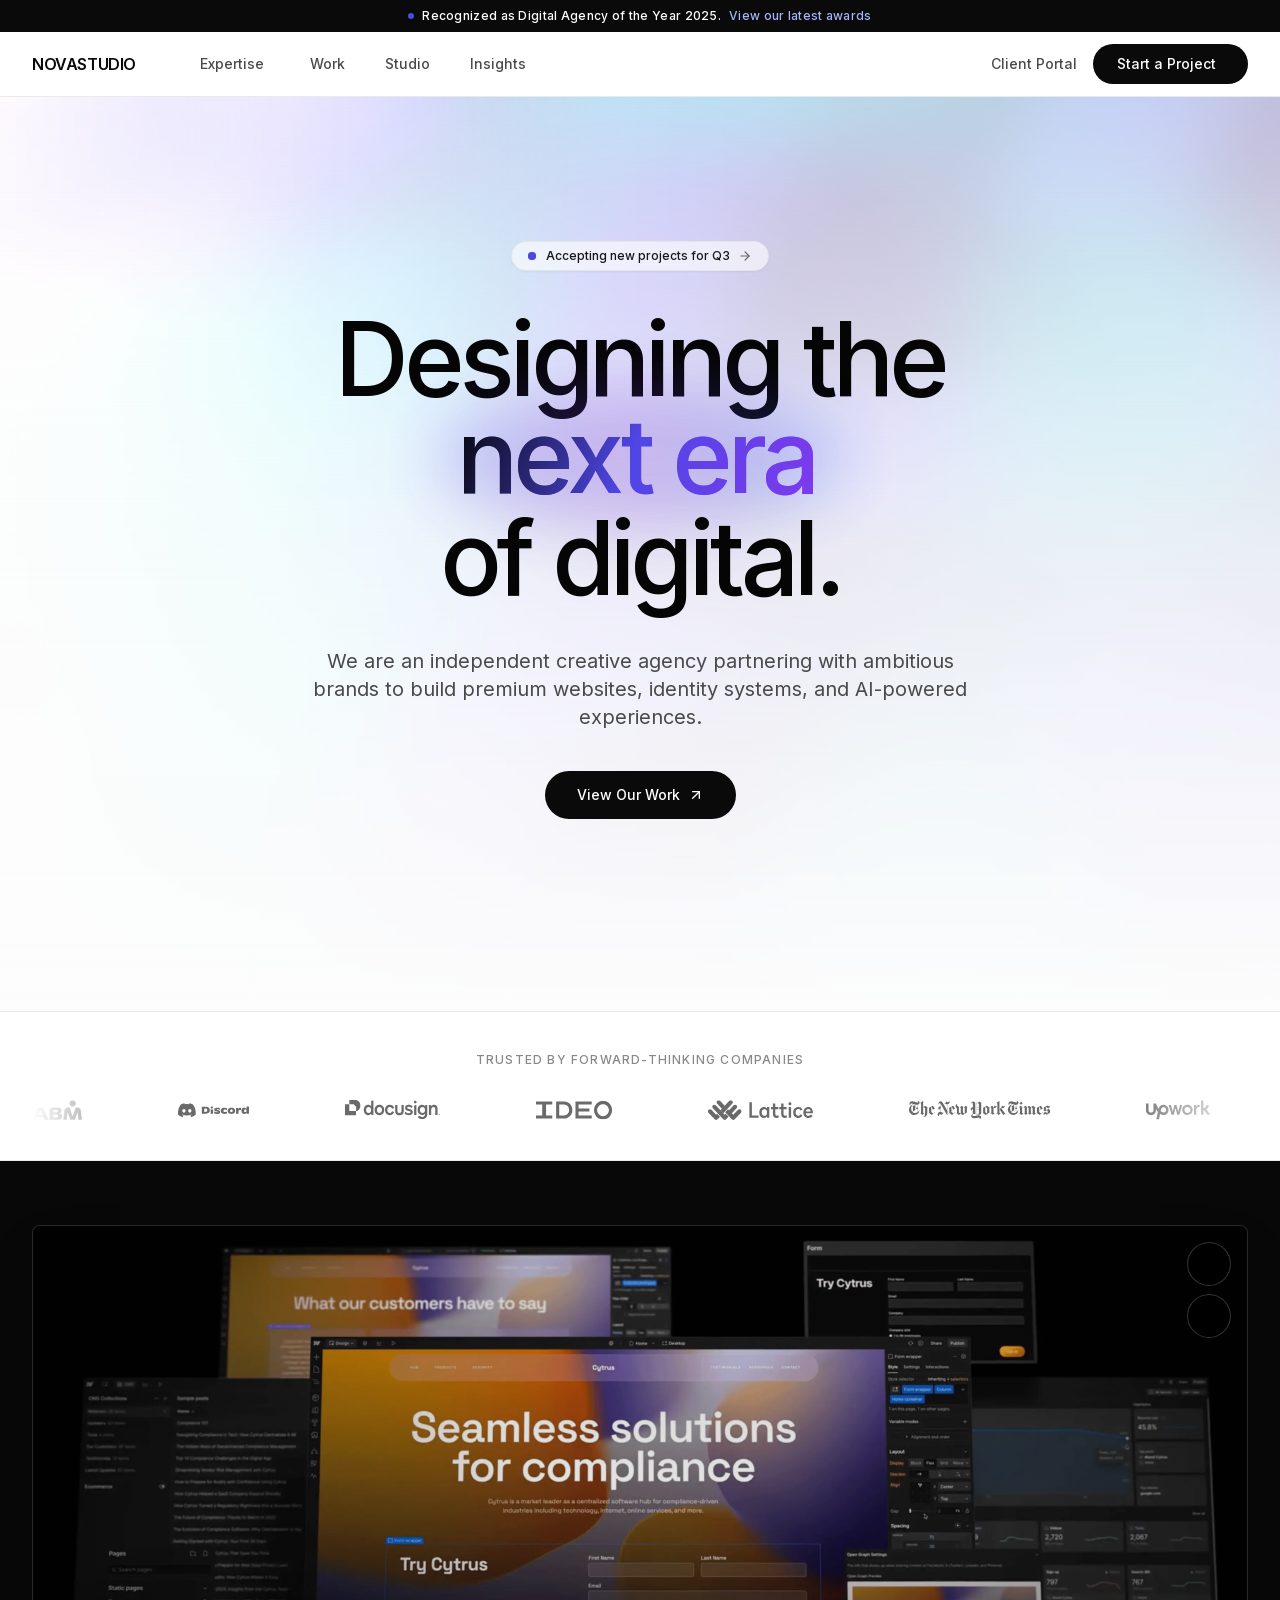
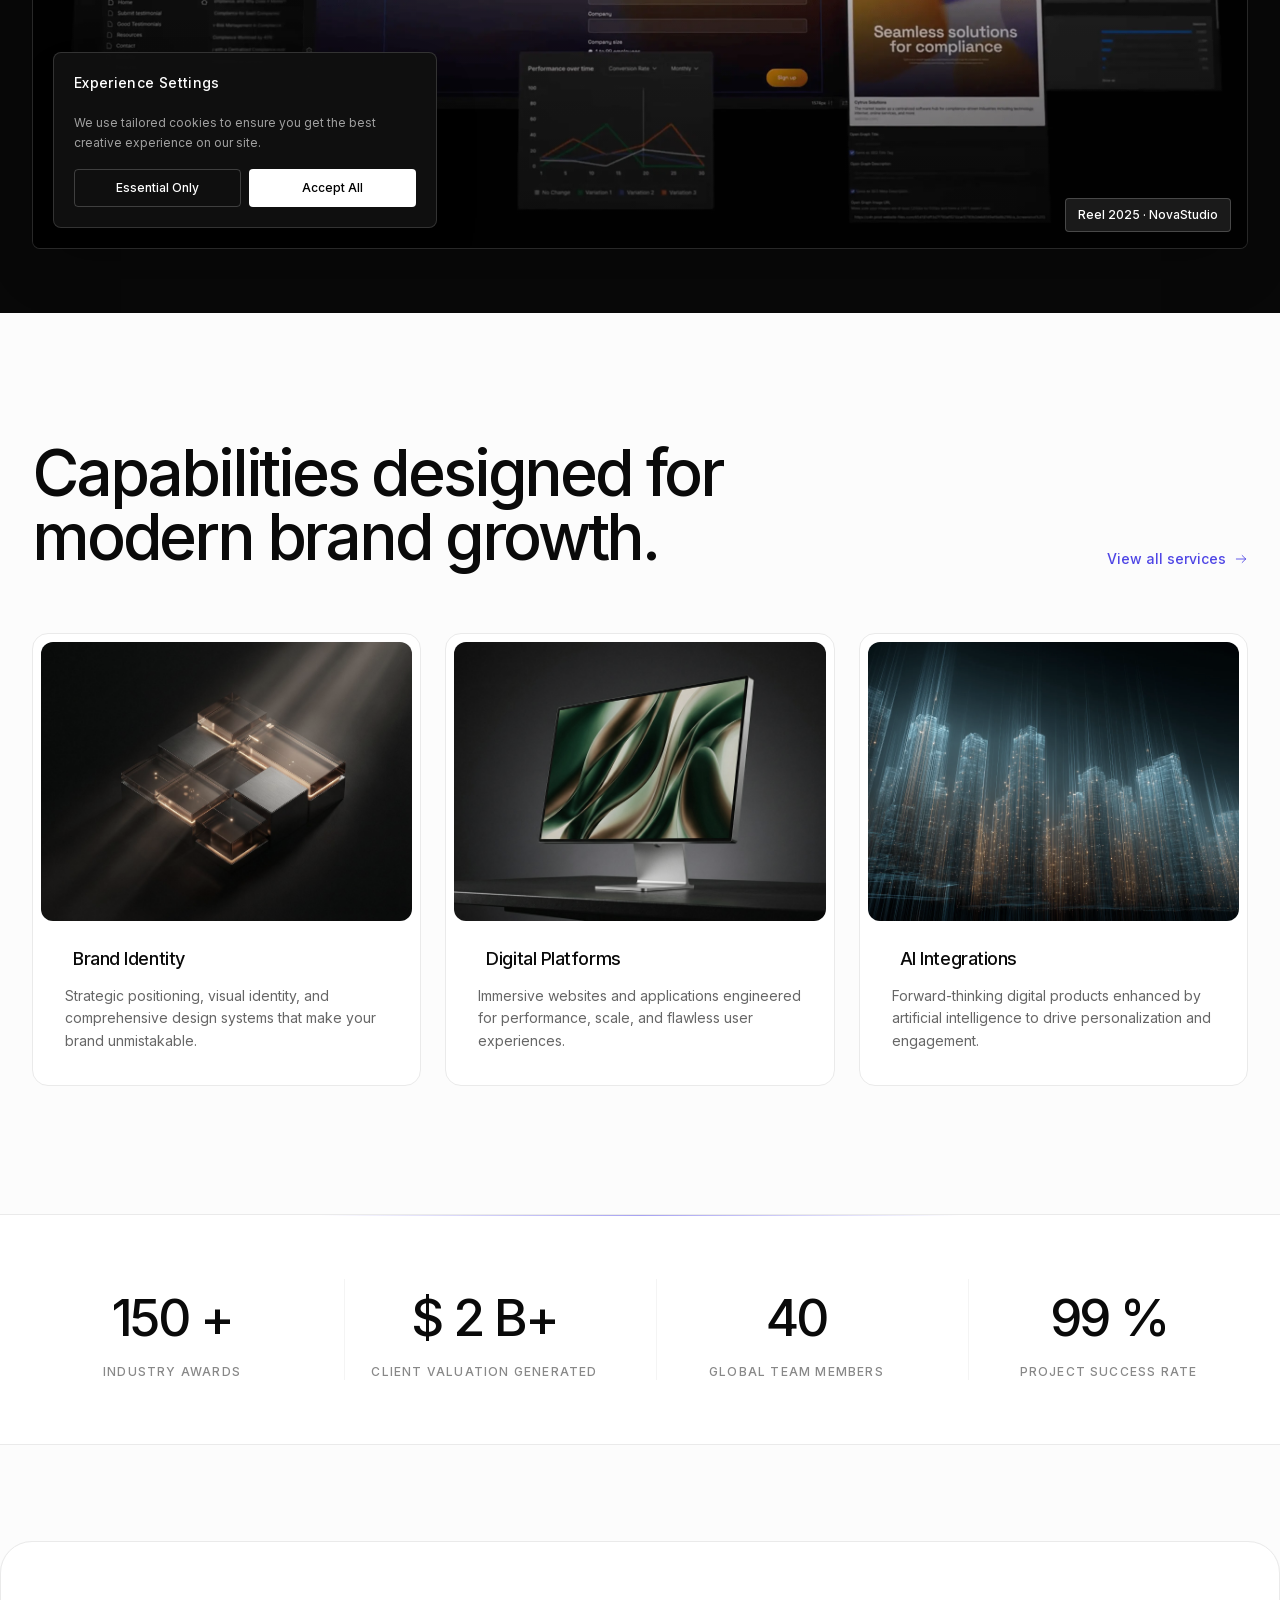
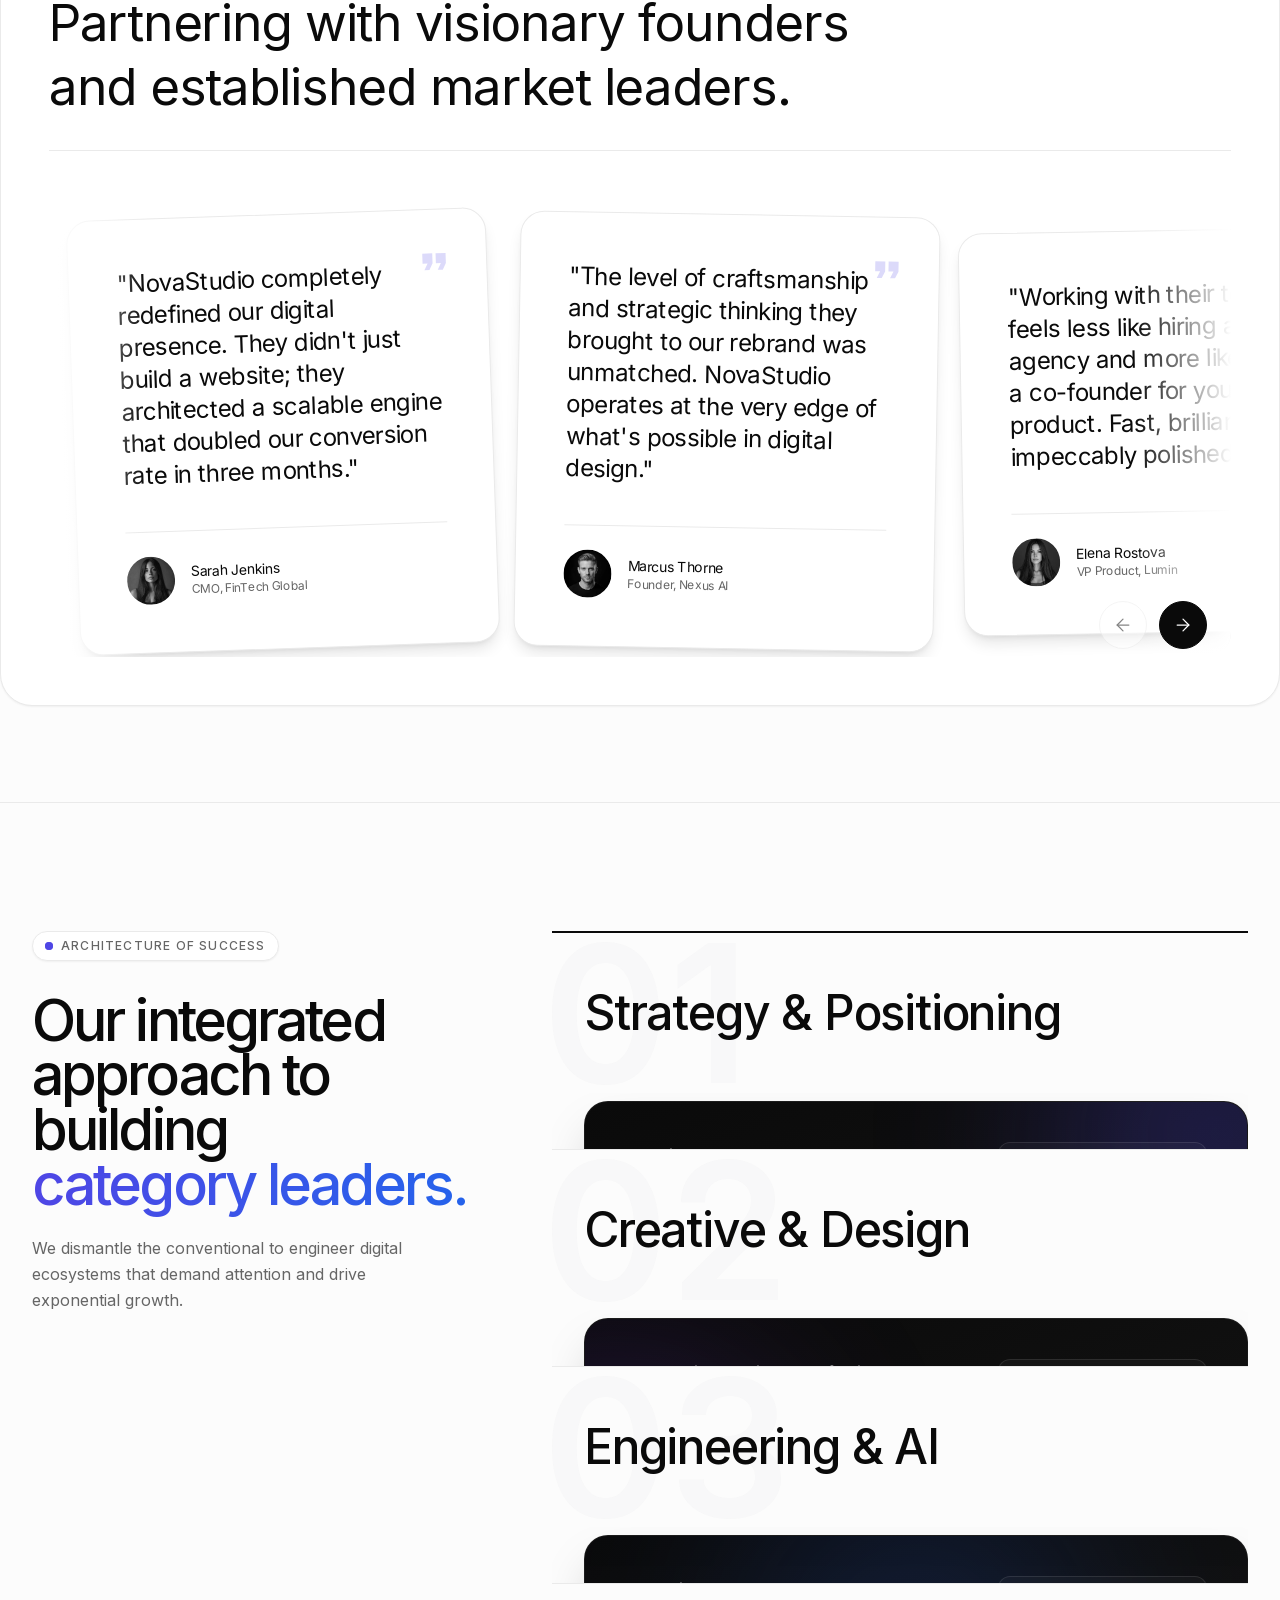
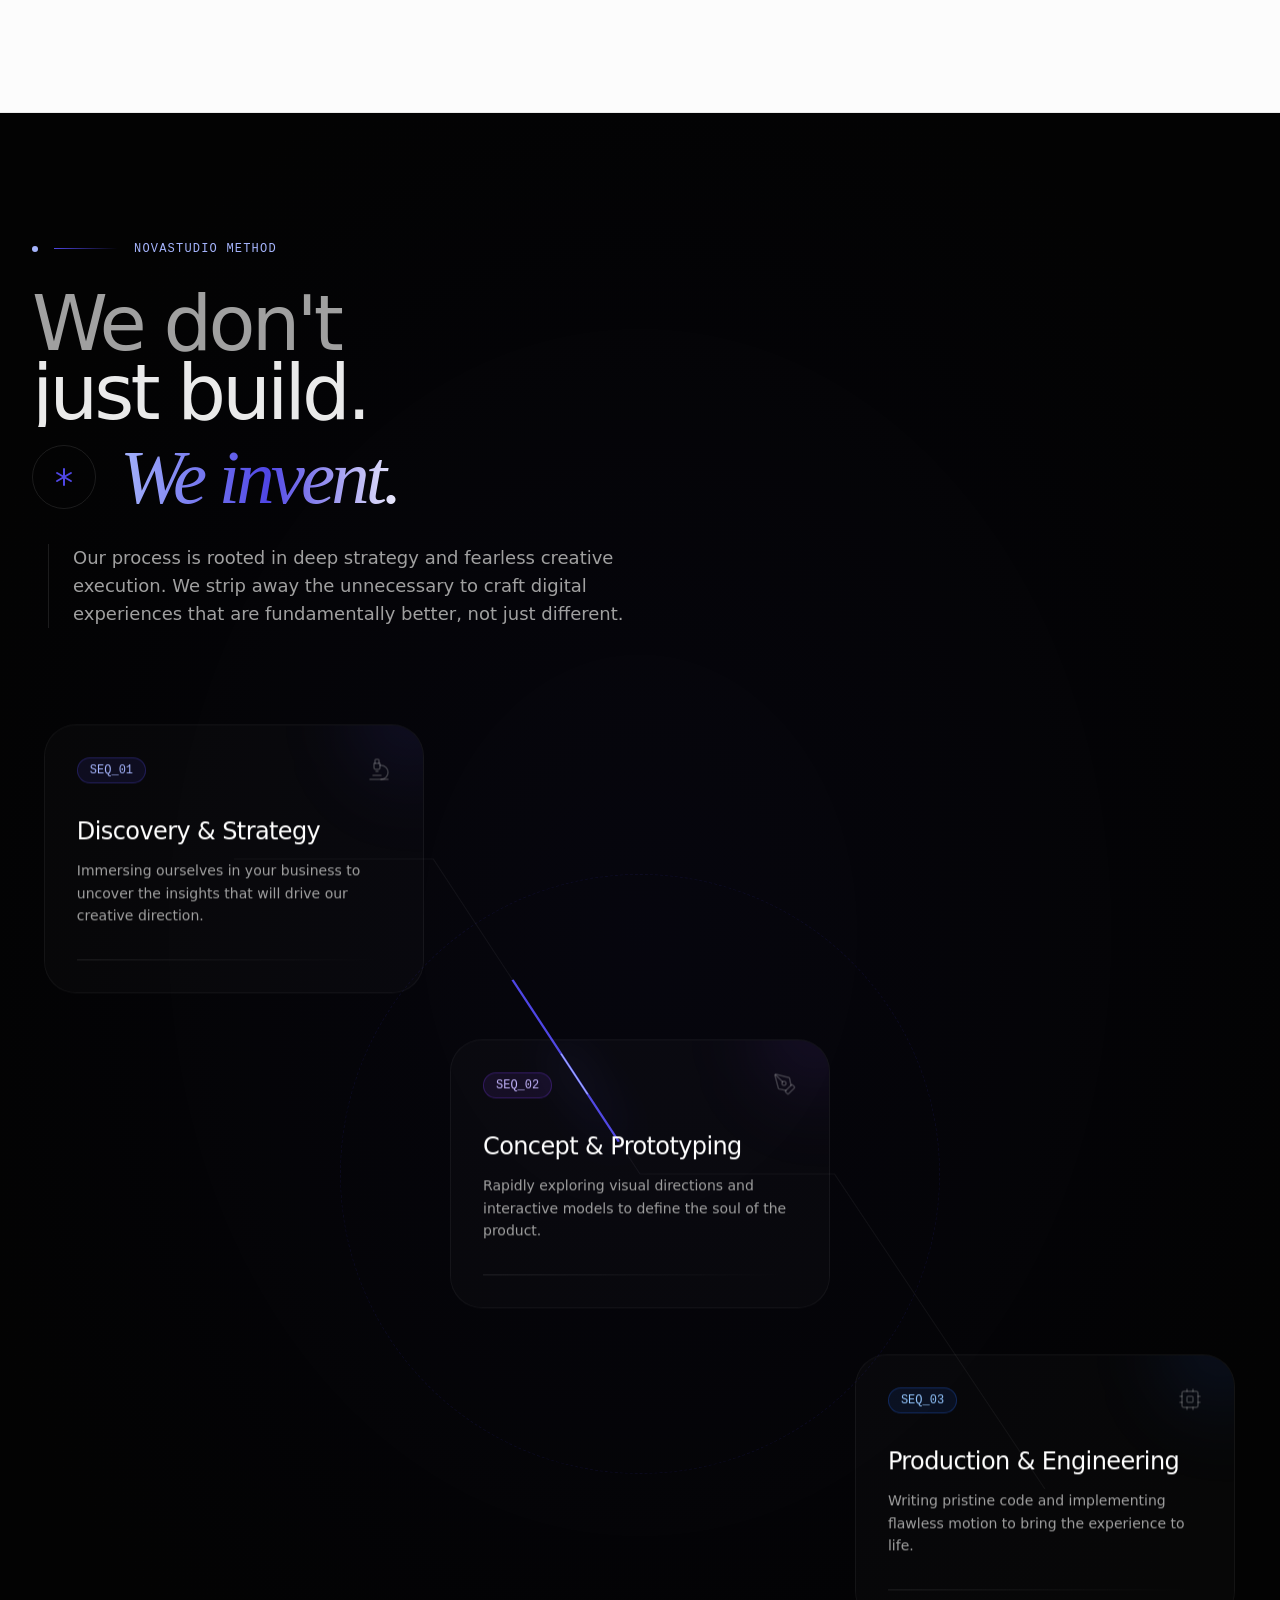
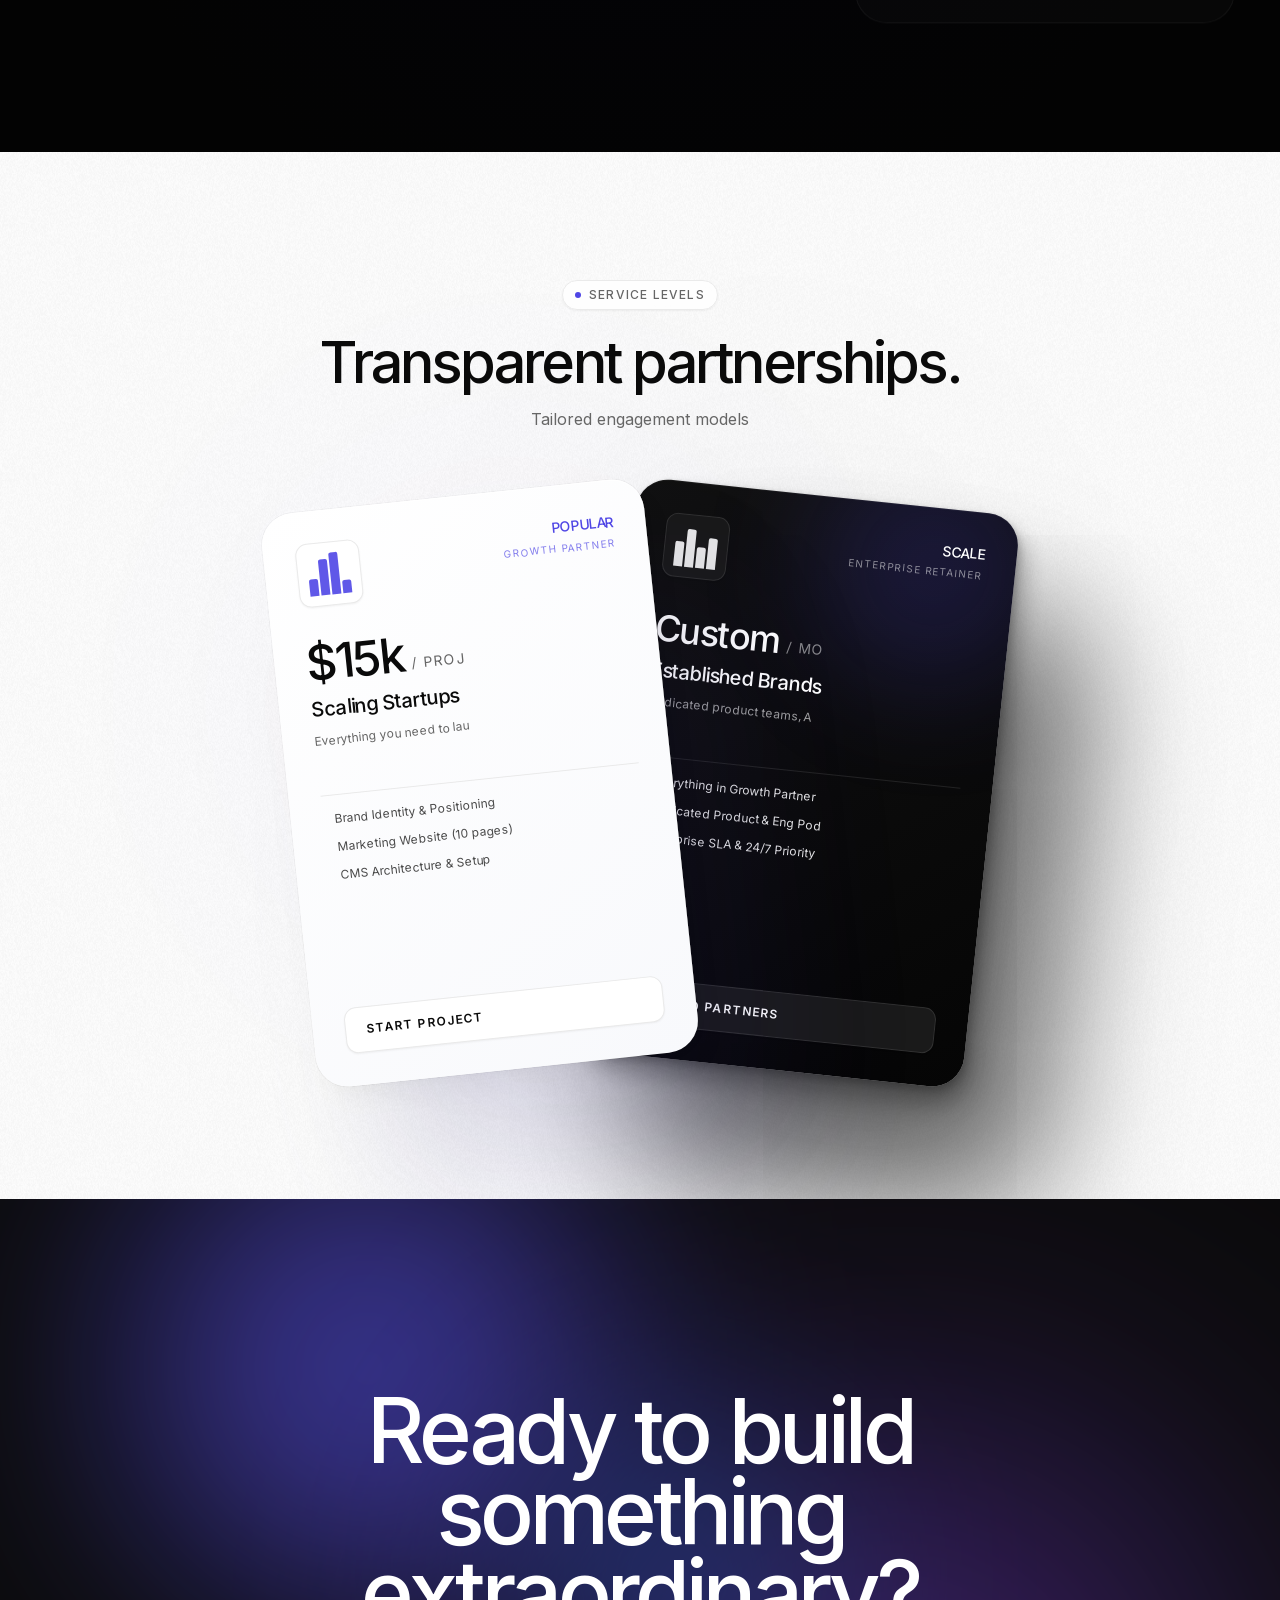
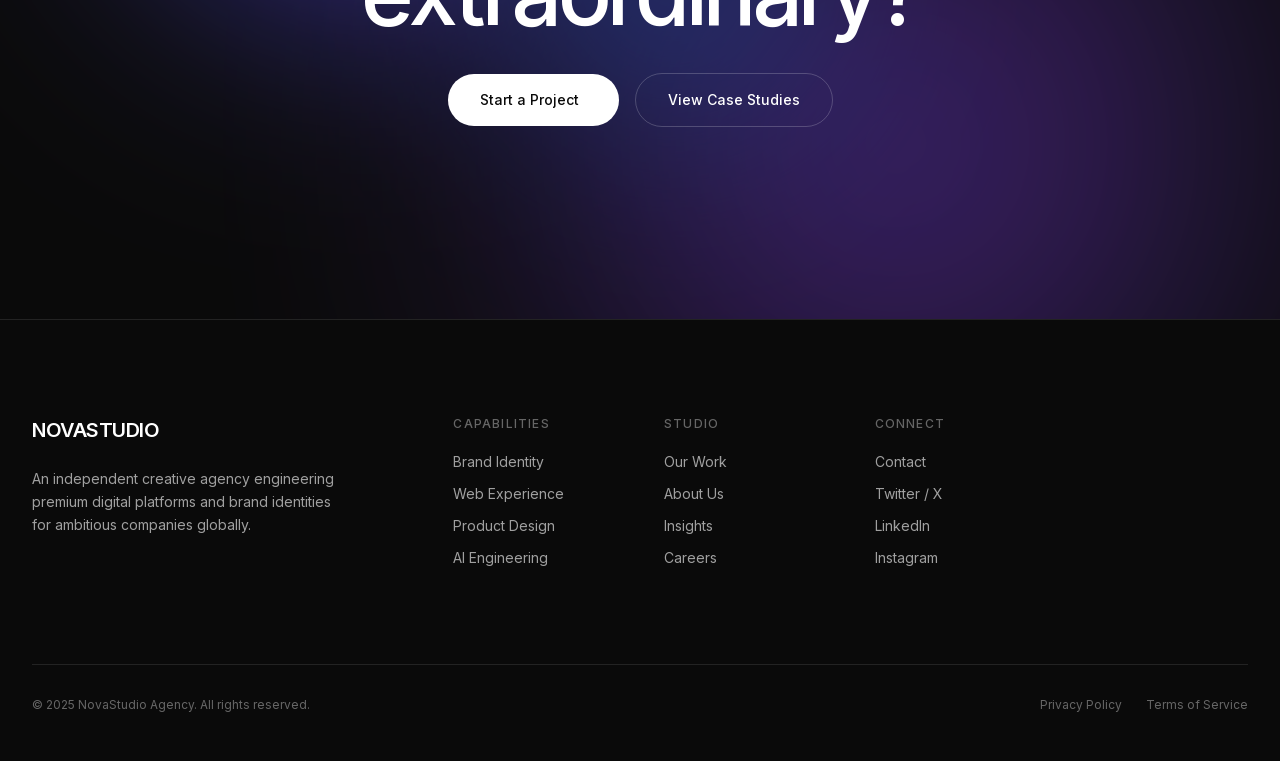
<file: templates/novastudio-agency.aura.build/index.html>
<html lang="en"><head><script data-offline-resolve="1">(function(){
var ASSET_MAP = {"https://novastudio-agency.aura.build/": "assets/38dd9c26fbdef5b6_file.html", "https://cdn.jsdelivr.net/npm/iconify-icon@2.1.0/dist/iconify-icon.min.js": "assets/758d94838db0cafd_iconify-icon.min.js", "https://fonts.googleapis.com/css2?family=Inter:wght@300;400;500;600;700&display=swap": "assets/f32c4a47e91d6996_css2.css", "https://novastudio-agency.aura.build/assets/index-Krd_5lR0.css": "assets/d1e5ddbccee70f0c_index-Krd_5lR0.css", "https://fonts.googleapis.com/css2?family=Inter:wght@300;400;500;600;700&family=Roboto:wght@300;400;500;600;700&family=Montserrat:wght@300;400;500;600;700&family=Poppins:wght@300;400;500;600;700&display=swap": "assets/f03d5177d82d71e3_css2.css", "https://fonts.googleapis.com/css2?family=Geist:wght@300;400;500;600;700&display=swap": "assets/4bcb63d746dc1754_css2.css", "https://fonts.googleapis.com/css2?family=Playfair+Display:wght@400;500;600;700;900&family=Instrument+Serif:wght@400;500;600;700&family=Merriweather:wght@300;400;700;900&family=Bricolage+Grotesque:wght@300;400;500;600;700&display=swap": "assets/04e082577ae710a5_css2.css", "https://fonts.googleapis.com/css2?family=Manrope:wght@300;400;500;600;700;800&family=Space+Grotesk:wght@300;400;500;600;700&family=Work+Sans:wght@300;400;500;600;700;800&display=swap": "assets/c77cac3cc91e6e23_css2.css", "https://fonts.googleapis.com/css2?family=Plus+Jakarta+Sans:wght@300;400;500;600;700;800&family=IBM+Plex+Serif:wght@300;400;500;600;700&family=IBM+Plex+Mono:wght@300;400;500;600;700&display=swap": "assets/d12728c695d9fa3b_css2.css", "https://fonts.googleapis.com/css2?family=Quicksand:wght@300;400;500;600;700&family=Nunito:wght@300;400;500;600;700;800&display=swap": "assets/356caca7d0e9c746_css2.css", "https://fonts.googleapis.com/css2?family=Anton&family=Bebas+Neue&family=Archivo+Black&family=League+Gothic&family=Fredoka:wght@300;400;500;600;700&display=swap": "assets/287afa9f5a5cb953_css2.css", "https://fonts.googleapis.com/css2?family=PT+Serif:wght@400;700&family=Geist+Mono:wght@300;400;500;600;700&family=Space+Mono:wght@400;700&display=swap": "assets/247761d376265140_css2.css", "https://fonts.googleapis.com/css2?family=Google+Sans:wght@400;500;600;700&family=Syne:wght@400;500;600;700;800&family=Urbanist:wght@300;400;500;600;700;800&family=Sora:wght@300;400;500;600;700;800&display=swap": "assets/5206730994b17725_css2.css", "https://fonts.googleapis.com/css2?family=Cormorant+Garamond:wght@300;400;500;600;700&family=Aboreto&family=Gloock&family=Marcellus&family=Cardo:wght@400;700&family=Bodoni+Moda:opsz,wght@6..96,400..900&display=swap": "assets/daa0ec40adc9d9a0_css2.css", "https://fonts.googleapis.com/css2?family=Chewy&family=Foldit:wght@400;500;600;700&family=Oi&family=Honk&family=Nabla&display=swap": "assets/c31766c0818ab1ee_css2.css", "https://fonts.googleapis.com/css2?family=DM+Serif+Display&family=Fraunces:opsz,wght@9..144,300..900&family=Lora:wght@400;500;600;700&family=GFS+Didot&family=Libre+Baskerville:wght@400;700&display=swap": "assets/66b1e43fa52a5922_css2.css", "https://fonts.googleapis.com/css2?family=Newsreader:opsz,wght@6..72,400..800&family=Google+Sans+Flex:wght@400;500;600;700&family=Oswald:wght@300;400;500;600;700&family=DM+Sans:wght@300;400;500;600;700&display=swap": "assets/c6036f6e72f671f6_css2.css", "https://novastudio-agency.aura.build/assets/index-DcMDiMg1.js": "assets/index-DcMDiMg1.js", "https://rawcdn.githack.com/disposable/disposable-email-domains/master/domains.json": "assets/a66d0ec9d6f2d9b6_domains.json", "https://hoirqrkdgbmvpwutwuwj.supabase.co/rest/v1/shared_react_projects?select=*&slug=ilike.novastudio-agency": "assets/4f53cda18c2baa0c_shared_react_projects.json", "https://hoirqrkdgbmvpwutwuwj.supabase.co/rest/v1/rpc/get_public_shared_react_project_by_slug": "assets/4f53cda18c2baa0c_shared_react_projects.json", "https://hoirqrkdgbmvpwutwuwj.supabase.co/rest/v1/shared_react_projects?select=*&custom_domain=ilike.novastudio-agency.aura.build": "assets/4f53cda18c2baa0c_shared_react_projects.json", "https://hoirqrkdgbmvpwutwuwj.supabase.co/rest/v1/rpc/get_public_shared_react_project_by_domain": "assets/4f53cda18c2baa0c_shared_react_projects.json", "https://hoirqrkdgbmvpwutwuwj.supabase.co/rest/v1/shared_react_projects?select=*&custom_domain=ilike.aura.build": "assets/4f53cda18c2baa0c_shared_react_projects.json", "https://hoirqrkdgbmvpwutwuwj.supabase.co/rest/v1/shared_code?select=*&slug=ilike.novastudio-agency": "assets/b32a2e6b54d42837_shared_code.json", "https://hoirqrkdgbmvpwutwuwj.supabase.co/rest/v1/shared_code?select=slug%2Ccreated_at&user_id=eq.8bd0314a-9525-4a13-996e-2c37cbd9e514&order=created_at.desc": "assets/aa5fbaad30c5b427_shared_code.json", "https://hoirqrkdgbmvpwutwuwj.supabase.co/rest/v1/public_author_profiles?select=id%2Cfull_name%2Cavatar_url%2Cbio%2Cslug%2Ccreated_at%2Cviews%2Cis_featured%2Cwebsite%2Clocation%2Cis_pro&id=in.%288bd0314a-9525-4a13-996e-2c37cbd9e514%29": "assets/2bed24fc28dda573_public_author_profiles.json", "https://fonts.gstatic.com/s/inter/v20/UcC73FwrK3iLTeHuS_nVMrMxCp50SjIa1ZL7W0Q5nw.woff2": "assets/c940764593d0fe5d_UcC73FwrK3iLTeHuS_nVMrMxCp50Sj.woff2", "https://fonts.googleapis.com/css2?family=Inter:wght@300;400;500;600&display=swap": "assets/71de0c11c987f278_css2.css", "https://dhygzobemt712.cloudfront.net/Web/logos/dark/abm.svg": "assets/76b367b851e9fe12_abm.svg", "https://novastudio-agency.aura.build/logo-aura-gray.svg": "assets/23a9f32ff7d46956_logo-aura-gray.svg", "https://dhygzobemt712.cloudfront.net/Web/logos/dark/discord.svg": "assets/31c41eb21514395c_discord.svg", "https://code.iconify.design/iconify-icon/2.1.0/iconify-icon.min.js": "assets/758d94838db0cafd_iconify-icon.min.js", "https://dhygzobemt712.cloudfront.net/Web/logos/dark/docusign.svg": "assets/251df6db14cb5bc0_docusign.svg", "https://dhygzobemt712.cloudfront.net/Web/logos/dark/ideo.svg": "assets/f75e955d1d409199_ideo.svg", "https://cdnjs.cloudflare.com/ajax/libs/three.js/r128/three.min.js": "assets/9274bbcec8d96168_three.min.js", "https://cdn.tailwindcss.com/3.4.17": "assets/176e894661aa9cdc_3.4.17", "https://dhygzobemt712.cloudfront.net/Web/logos/dark/lattice.svg": "assets/c6daec200e0b8a52_lattice.svg", "https://dhygzobemt712.cloudfront.net/Web/logos/dark/the-new-york-times.svg": "assets/45e628b9eb62ac3a_the-new-york-times.svg", "https://dhygzobemt712.cloudfront.net/Web/logos/dark/upwork.svg": "assets/69ee98f9d581f337_upwork.svg", "https://images.unsplash.com/photo-1507003211169-0a1dd7228f2d?w=320&h=320&fit=crop&crop=faces&q=80": "assets/59546f21aa11ab3d_photo-1507003211169-0a1dd7228f.jpg", "https://images.unsplash.com/photo-1500648767791-00dcc994a43e?w=320&h=320&fit=crop&crop=faces&q=80": "assets/ec3532b3701dae92_photo-1500648767791-00dcc994a4.jpg", "https://images.unsplash.com/photo-1494790108377-be9c29b29330?w=320&h=320&fit=crop&crop=faces&q=80": "assets/4bca661cd7824435_photo-1494790108377-be9c29b293.jpg", "https://cdn.prod.website-files.com/686294e263eb7e215bd232f7/68c0557aa0ca3aef28f7396d_home-hero-vid-poster.webp": "assets/7d193004c9ab501c_68c0557aa0ca3aef28f7396d_home-.webp", "https://hoirqrkdgbmvpwutwuwj.supabase.co/storage/v1/object/public/assets/assets/0413dc82-d7c0-447d-aaa9-87ce398bca83_320w.webp": "assets/0c8fa3da7fa3467d_0413dc82-d7c0-447d-aaa9-87ce39.webp", "https://hoirqrkdgbmvpwutwuwj.supabase.co/storage/v1/object/public/assets/assets/2d58e13a-35ac-4c87-af00-53519df6a64b_320w.webp": "assets/1e1b5227c538196e_2d58e13a-35ac-4c87-af00-53519d.webp", "https://hoirqrkdgbmvpwutwuwj.supabase.co/storage/v1/object/public/assets/assets/b202409f-816e-4451-8ac9-bd0b04439d1b_320w.webp": "assets/24d5d7c955266d47_b202409f-816e-4451-8ac9-bd0b04.webp", "https://hoirqrkdgbmvpwutwuwj.supabase.co/storage/v1/object/public/assets/assets/f8f2e308-3a78-44ba-ad9b-3f23f5863b94_1600w.webp": "assets/bd28048992fe15f9_f8f2e308-3a78-44ba-ad9b-3f23f5.webp", "https://hoirqrkdgbmvpwutwuwj.supabase.co/storage/v1/object/public/assets/assets/variants/e414d578-afd1-4518-9e6f-71869b5d327a/1600w.jpg": "assets/2037a7eb32120786_1600w.jpg", "https://hoirqrkdgbmvpwutwuwj.supabase.co/storage/v1/object/public/assets/assets/variants/e44ec1fe-2eb5-4aee-917b-f31f10e9f350/1600w.jpg": "assets/2b187252a264725b_1600w.jpg", "https://hoirqrkdgbmvpwutwuwj.supabase.co/rest/v1/rpc/get_public_share_project_context": "assets/5fb68b68ad903fdc_get_public_share_project_conte.json", "https://dhygzobemt712.cloudfront.net/Web/home/09-2025/home-hero.mp4": "assets/3da9aafb3202f13f_home-hero.mp4", "https://api.iconify.design/solar.json?icons=alt-arrow-down-linear": "assets/6ac731d884423fd8_solar.json", "https://api.iconify.design/solar.json?icons=arrow-right-linear": "assets/540854dd003a2413_solar.json", "https://www.google.com/pagead/1p-user-list/17731977471/?random=1779287223769&cv=11&fst=1779285600000&bg=ffffff&guid=ON&async=1&en=gtag.config&gtm=45je65j0h2v9218448198za200zd9218448198xec&gcd=13l3l3l3l1l1&dma=0&tag_exp=0~115938466~115938469~119027224&u_w=1920&u_h=1080&url=https%3A%2F%2Fnovastudio-agency.aura.build%2F&rcb=11&frm=1&tiba=NovaStudio%20%7C%20Creative%20Agency&hn=www.googleadservices.com&npa=0&pscdl=noapi&uaa=x86&uab=64&uafvl=Chromium%3B148.0.7778.96%7CHeadlessChrome%3B148.0.7778.96%7CNot%252FA)Brand%3B99.0.0.0&uamb=0&uam=&uap=macOS&uapv=10_15_7&uaw=0&data=event%3Dgtag.config&rfmt=3&fmt=3&is_vtc=1&cid=[base64]&random=2214580218&rmt_tld=0&ipr=y": "assets/ef1955ae757c8b96_file.gif", "https://api.iconify.design/solar.json?icons=hamburger-menu-linear": "assets/b4f2b0e45cb1c261_solar.json", "https://api.iconify.design/solar.json?icons=pause-linear": "assets/f2c9fdee9230779a_solar.json", "https://hoirqrkdgbmvpwutwuwj.supabase.co/storage/v1/object/public/preview-images/novastudio-agency.png": "assets/df8f58b254d86db2_novastudio-agency.png", "https://api.iconify.design/solar.json?icons=close-circle-linear%2Cfull-screen-linear": "assets/a91a459730e7fd49_solar.json", "https://hoirqrkdgbmvpwutwuwj.supabase.co/rest/v1/shared_code?select=code%2Cprivate%2Cuser_id%2Cshare_source_code&slug=ilike.axiom-digital": "assets/5c6666776650f3a5_shared_code.json", "https://hoirqrkdgbmvpwutwuwj.supabase.co/storage/v1/object/public/assets/assets/3f7dbc5c-f27b-4ee7-bb49-ce924886459c_320w.webp": "assets/e928fdcd7e557cd4_3f7dbc5c-f27b-4ee7-bb49-ce9248.webp", "https://hoirqrkdgbmvpwutwuwj.supabase.co/rest/v1/projects?select=transition_type%2Ctransition_duration_ms%2Ctransition_easing%2Ctransition_distance_px&id=eq.6c23e65a-2bea-4701-8708-9fbe58d34a4f": "assets/4f53cda18c2baa0c_shared_react_projects.json", "https://api.iconify.design/solar.json?icons=add-circle-linear%2Carrow-right-up-linear%2Cdevices-linear%2Cmagic-stick-3-linear%2Cpen-new-square-linear": "assets/06b7cbc419f765fb_solar.json", "https://api.iconify.design/solar.json?icons=rocket-linear": "assets/f777224945c6721a_solar.json", "https://hoirqrkdgbmvpwutwuwj.supabase.co/rest/v1/rpc/get_public_project_chats_for_share": "assets/83ecdcdbe7abb540_get_public_project_chats_for_s.json", "https://api.iconify.design/solar.json?icons=alt-arrow-right-linear%2Ccheck-circle-linear%2Ccrown-star-linear": "assets/9a4a238850630cd1_solar.json", "https://cdn.tailwindcss.com": "assets/176e894661aa9cdc_3.4.17", "https://novastudio-agency.aura.build/assets/App.js": "assets/App.js", "https://novastudio-agency.aura.build/assets/DesignSystemPromptPopoverContent-DvqbRfly.js": "assets/DesignSystemPromptPopoverContent-DvqbRfly.js", "https://novastudio-agency.aura.build/assets/index-599aeaf7-D9vUv7a9.js": "assets/index-599aeaf7-D9vUv7a9.js", "https://novastudio-agency.aura.build/assets/productionTransform-B69cSEas.js": "assets/productionTransform-B69cSEas.js", "https://novastudio-agency.aura.build/assets/index-DfXq_NTC.js": "assets/index-DfXq_NTC.js", "https://novastudio-agency.aura.build/assets/index-CG9l4R4K.js": "assets/index-CG9l4R4K.js", "https://novastudio-agency.aura.build/assets/jszip.min-jl1QL67i.js": "assets/jszip.min-jl1QL67i.js", "https://novastudio-agency.aura.build/assets/consoleHook-59e792cb-Di4XKNz7.js": "assets/consoleHook-59e792cb-Di4XKNz7.js", "https://novastudio-agency.aura.build/assets/base-80a1f760-Lzu6KHAg.js": "assets/base-80a1f760-Lzu6KHAg.js"};
// Pre-populate path+query keys: when opened via file://, JS
// resolves '/foo.js' against file://… so we lose the original
// origin. Indexing by pathname+search lets the lookup succeed.
var _add = {};
for (var _k in ASSET_MAP) {
  try { var _u = new URL(_k); _add[_u.pathname + _u.search] = ASSET_MAP[_k]; }
  catch(e){}
}
for (var _k in _add) if (!ASSET_MAP[_k]) ASSET_MAP[_k] = _add[_k];
function resolveLocal(u){
  if (!u || typeof u !== 'string') return null;
  if (u.indexOf('data:') === 0 || u.indexOf('blob:') === 0) return null;
  if (ASSET_MAP[u]) return ASSET_MAP[u];
  try {
    var url = new URL(u, location.href);
    var pq = url.pathname + url.search;
    if (ASSET_MAP[pq]) return ASSET_MAP[pq];
    // Next.js image optimization wrapper — peel the inner CDN URL
    if (/_next\/image$/.test(url.pathname)) {
      var t = url.searchParams.get('url');
      if (t) {
        var dec = decodeURIComponent(t);
        if (ASSET_MAP[dec]) return ASSET_MAP[dec];
        var bare = dec.split('?')[0];
        for (var k in ASSET_MAP) {
          if (k.split('?')[0] === bare) return ASSET_MAP[k];
        }
      }
    }
  } catch(e){}
  return null;
}
function rewriteSrcset(s){
  if (!s || typeof s !== 'string') return s;
  return s.split(',').map(function(it){
    var p = it.trim().split(/\s+/);
    var loc = resolveLocal(p[0]);
    if (loc) p[0] = loc;
    return p.join(' ');
  }).join(', ');
}
// Patch property setters: el.src = '...' / el.href = '...'
// IMPORTANT: skip rewrite when the element has crossOrigin set.
// WebGL textures (UnicornStudio, Three.js, etc.) are loaded via
//   img.crossOrigin = 'anonymous'; img.src = 'https://cdn/...'
// and consumed via gl.texImage2D. file:// resources have no CORS
// headers, so rewriting to local makes WebGL reject the texture
// (Access blocked by CORS policy → black/missing 3D scene).
// Better to keep the original URL: works online, fails offline,
// matches non-patched behaviour.
function patchSetter(klass, prop, transform){
  if (!klass || !klass.prototype) return;
  var desc = Object.getOwnPropertyDescriptor(klass.prototype, prop);
  if (!desc || !desc.set) return;
  Object.defineProperty(klass.prototype, prop, {
    configurable: true,
    get: desc.get,
    set: function(v){
      try {
        if (this.crossOrigin) {
          /* preserve cross-origin URL — see comment above */
        } else if (transform === 'srcset') {
          v = rewriteSrcset(v);
        } else {
          var loc = resolveLocal(v); if (loc) v = loc;
        }
      } catch(e){}
      desc.set.call(this, v);
    }
  });
}
patchSetter(window.HTMLScriptElement, 'src');
patchSetter(window.HTMLLinkElement, 'href');
patchSetter(window.HTMLImageElement, 'src');
patchSetter(window.HTMLImageElement, 'srcset', 'srcset');
patchSetter(window.HTMLSourceElement, 'src');
patchSetter(window.HTMLSourceElement, 'srcset', 'srcset');
patchSetter(window.HTMLMediaElement, 'src');
patchSetter(window.HTMLIFrameElement, 'src');
// Patch setAttribute too — some libs use it instead of property set
var _setAttr = Element.prototype.setAttribute;
Element.prototype.setAttribute = function(name, value){
  try {
    if (typeof value === 'string' && !this.crossOrigin) {
      if (name === 'src' || name === 'href') {
        var loc = resolveLocal(value);
        if (loc) value = loc;
      } else if (name === 'srcset') {
        value = rewriteSrcset(value);
      }
    }
  } catch(e){}
  return _setAttr.call(this, name, value);
};
// Expose for the late-init script in body
window.__resolveLocal = resolveLocal;
window.__rewriteSrcset = rewriteSrcset;
})();</script>
<script id="aura-supabase-token-firewall">(function () {
  if (window.__AURA_SUPABASE_FIREWALL__) return;
  window.__AURA_SUPABASE_FIREWALL__ = true;

  var SUPABASE_HOST = "hoirqrkdgbmvpwutwuwj.supabase.co";
  var BLOCKED_KEY_PATTERNS = [
    /^sb-[a-z0-9-]+-auth-token$/i,
    /^supabase\.auth\.token$/i
  ];

  function isBlockedStorageKey(key) {
    if (typeof key !== "string") return false;
    for (var i = 0; i < BLOCKED_KEY_PATTERNS.length; i++) {
      if (BLOCKED_KEY_PATTERNS[i].test(key)) return true;
    }
    return false;
  }

  function toAbsoluteUrl(input) {
    try {
      return new URL(input, window.location.href);
    } catch {
      return null;
    }
  }

  function isSupabaseDestination(input) {
    var parsed = toAbsoluteUrl(input);
    if (!parsed) return false;
    if (SUPABASE_HOST && parsed.host === SUPABASE_HOST) return true;
    return parsed.host.endsWith(".supabase.co");
  }

  function pathLooksSensitive(input) {
    var parsed = toAbsoluteUrl(input);
    if (!parsed) return false;
    return /^\/(auth|rest|functions)\/v1\//.test(parsed.pathname || "");
  }

  function headersContainAuth(headersLike) {
    if (!headersLike) return false;

    try {
      if (typeof Headers !== "undefined" && headersLike instanceof Headers) {
        return !!(headersLike.get("authorization") || headersLike.get("apikey"));
      }
    } catch {}

    if (Array.isArray(headersLike)) {
      for (var i = 0; i < headersLike.length; i++) {
        var pair = headersLike[i] || [];
        var name = String(pair[0] || "").toLowerCase();
        if (name === "authorization" || name === "apikey") return true;
      }
      return false;
    }

    if (typeof headersLike === "object") {
      var keys = Object.keys(headersLike);
      for (var j = 0; j < keys.length; j++) {
        var k = keys[j].toLowerCase();
        if (k === "authorization" || k === "apikey") return true;
      }
    }
    return false;
  }

  function requestLooksSensitive(input, init, extraHeaders) {
    var url = "";
    try {
      if (typeof input === "string") {
        url = input;
      } else if (input && typeof input.url === "string") {
        url = input.url;
      }
    } catch {}

    var headers =
      (init && init.headers) ||
      (input && input.headers) ||
      extraHeaders ||
      null;
    var hasAuthHeaders = headersContainAuth(headers);
    if (hasAuthHeaders) return true;

    if (!url) return false;
    if (isSupabaseDestination(url) && pathLooksSensitive(url)) return true;
    return false;
  }

  function patchStorage(storage, storageName) {
    if (!storage) return;
    var proto = Object.getPrototypeOf(storage);
    if (!proto || proto.__auraSupabaseFirewallPatched) return;

    var rawGetItem = proto.getItem;
    var rawSetItem = proto.setItem;
    var rawRemoveItem = proto.removeItem;
    var rawClear = proto.clear;
    var rawKey = proto.key;
    var rawLengthDescriptor = Object.getOwnPropertyDescriptor(proto, "length");
    var rawLengthGet = rawLengthDescriptor && rawLengthDescriptor.get;

    function getRawLength(instance) {
      try {
        if (rawLengthGet) return Number(rawLengthGet.call(instance) || 0);
      } catch {}
      try {
        return Number(instance.length || 0);
      } catch {}
      return 0;
    }

    function getVisibleKeys(instance) {
      var visible = [];
      var total = getRawLength(instance);
      for (var i = 0; i < total; i++) {
        var currentKey = rawKey.call(instance, i);
        if (currentKey && !isBlockedStorageKey(currentKey)) {
          visible.push(currentKey);
        }
      }
      return visible;
    }

    function maskBlockedKeyProperty(instance, keyName) {
      if (!keyName || !isBlockedStorageKey(keyName)) return;
      try {
        Object.defineProperty(instance, keyName, {
          configurable: true,
          enumerable: false,
          get: function () {
            return null;
          },
          set: function () {
            return true;
          }
        });
      } catch {}
    }

    function syncBlockedKeyProperties(instance) {
      var total = getRawLength(instance);
      for (var i = 0; i < total; i++) {
        var k = rawKey.call(instance, i);
        if (k) maskBlockedKeyProperty(instance, k);
      }
    }

    proto.getItem = function (key) {
      syncBlockedKeyProperties(this);
      if (isBlockedStorageKey(String(key))) return null;
      return rawGetItem.call(this, key);
    };

    proto.setItem = function (key, value) {
      if (isBlockedStorageKey(String(key))) return;
      return rawSetItem.call(this, key, value);
    };

    proto.removeItem = function (key) {
      if (isBlockedStorageKey(String(key))) return;
      return rawRemoveItem.call(this, key);
    };

    proto.clear = function () {
      if (typeof rawClear !== "function") return;

      // Preserve blocked keys across clear() to prevent auth token/session wipe.
      var preservedBlockedEntries = [];
      var total = getRawLength(this);
      for (var i = 0; i < total; i++) {
        var blockedKey = rawKey.call(this, i);
        if (blockedKey && isBlockedStorageKey(blockedKey)) {
          preservedBlockedEntries.push([
            blockedKey,
            rawGetItem.call(this, blockedKey),
          ]);
        }
      }

      rawClear.call(this);

      for (var j = 0; j < preservedBlockedEntries.length; j++) {
        var entry = preservedBlockedEntries[j];
        var key = entry[0];
        var value = entry[1];
        if (typeof key === "string" && typeof value === "string") {
          rawSetItem.call(this, key, value);
        }
      }

      syncBlockedKeyProperties(this);
    };

    proto.key = function (index) {
      syncBlockedKeyProperties(this);
      var visible = getVisibleKeys(this);
      return visible[index] || null;
    };

    try {
      Object.defineProperty(proto, "length", {
        configurable: true,
        enumerable: false,
        get: function () {
          syncBlockedKeyProperties(this);
          return getVisibleKeys(this).length;
        }
      });
    } catch {}

    var proxyStorage = null;
    try {
      proxyStorage = new Proxy(storage, {
        get: function (target, prop) {
          if (typeof prop === "string" && isBlockedStorageKey(prop)) return null;
          if (prop === "length") return getVisibleKeys(target).length;
          if (prop === "key") {
            return function (index) {
              var visible = getVisibleKeys(target);
              return visible[index] || null;
            };
          }
          if (prop === "clear") {
            return function () {
              if (typeof rawClear !== "function") return;

              var preservedBlockedEntries = [];
              var total = getRawLength(target);
              for (var i = 0; i < total; i++) {
                var blockedKey = rawKey.call(target, i);
                if (blockedKey && isBlockedStorageKey(blockedKey)) {
                  preservedBlockedEntries.push([
                    blockedKey,
                    rawGetItem.call(target, blockedKey),
                  ]);
                }
              }

              rawClear.call(target);

              for (var j = 0; j < preservedBlockedEntries.length; j++) {
                var entry = preservedBlockedEntries[j];
                var key = entry[0];
                var value = entry[1];
                if (typeof key === "string" && typeof value === "string") {
                  rawSetItem.call(target, key, value);
                }
              }

              syncBlockedKeyProperties(target);
            };
          }

          var value = target[prop];
          if (typeof value === "function") return value.bind(target);
          return value;
        },
        set: function (target, prop, value) {
          if (typeof prop === "string" && isBlockedStorageKey(prop)) return true;
          target[prop] = value;
          return true;
        },
        has: function (target, prop) {
          if (typeof prop === "string" && isBlockedStorageKey(prop)) return false;
          return prop in target;
        },
        deleteProperty: function (target, prop) {
          if (typeof prop === "string" && isBlockedStorageKey(prop)) return true;
          try {
            delete target[prop];
          } catch {}
          return true;
        },
        ownKeys: function (target) {
          return getVisibleKeys(target);
        },
        getOwnPropertyDescriptor: function (target, prop) {
          if (typeof prop === "string" && isBlockedStorageKey(prop)) {
            return undefined;
          }
          if (prop === "length") {
            return {
              configurable: true,
              enumerable: false,
              value: getVisibleKeys(target).length,
              writable: false
            };
          }
          return Object.getOwnPropertyDescriptor(target, prop);
        }
      });
    } catch {}

    try {
      if (proxyStorage) {
        Object.defineProperty(window, storageName, {
          configurable: true,
          enumerable: true,
          get: function () {
            return proxyStorage;
          }
        });
      }
    } catch {}

    syncBlockedKeyProperties(storage);
    proto.__auraSupabaseFirewallPatched = true;
  }

  function patchCookieAccess() {
    try {
      var cookieDescriptor = Object.getOwnPropertyDescriptor(Document.prototype, "cookie");
      if (!cookieDescriptor || !cookieDescriptor.configurable) return;

      Object.defineProperty(document, "cookie", {
        configurable: true,
        enumerable: false,
        get: function () {
          return "";
        },
        set: function () {
          return true;
        }
      });
    } catch {}
  }

  function patchFetch() {
    if (typeof window.fetch !== "function") return;
    var rawFetch = window.fetch.bind(window);
    window.fetch = function (input, init) {
      if (requestLooksSensitive(input, init, null)) {
        return Promise.reject(new Error("Blocked by Aura security policy"));
      }
      return rawFetch(input, init);
    };
  }

  function patchXHR() {
    if (typeof XMLHttpRequest === "undefined") return;
    var rawOpen = XMLHttpRequest.prototype.open;
    var rawSetHeader = XMLHttpRequest.prototype.setRequestHeader;
    var rawSend = XMLHttpRequest.prototype.send;

    XMLHttpRequest.prototype.open = function (method, url) {
      this.__auraRequestUrl = String(url || "");
      this.__auraHeaders = {};
      return rawOpen.apply(this, arguments);
    };

    XMLHttpRequest.prototype.setRequestHeader = function (name, value) {
      if (!this.__auraHeaders) this.__auraHeaders = {};
      this.__auraHeaders[String(name || "").toLowerCase()] = String(value || "");
      return rawSetHeader.apply(this, arguments);
    };

    XMLHttpRequest.prototype.send = function () {
      if (requestLooksSensitive(this.__auraRequestUrl || "", null, this.__auraHeaders || null)) {
        throw new Error("Blocked by Aura security policy");
      }
      return rawSend.apply(this, arguments);
    };
  }

  function patchBeacon() {
    if (typeof navigator.sendBeacon !== "function") return;
    var rawBeacon = navigator.sendBeacon.bind(navigator);
    navigator.sendBeacon = function (url, data) {
      if (requestLooksSensitive(url, null, null)) return false;
      return rawBeacon(url, data);
    };
  }

  function patchWebSocket() {
    if (typeof WebSocket === "undefined") return;
    var RawWebSocket = WebSocket;
    window.WebSocket = function (url, protocols) {
      if (requestLooksSensitive(String(url || ""), null, null)) {
        throw new Error("Blocked by Aura security policy");
      }
      return new RawWebSocket(url, protocols);
    };
    window.WebSocket.prototype = RawWebSocket.prototype;
  }

  patchStorage(window.localStorage, "localStorage");
  patchStorage(window.sessionStorage, "sessionStorage");
  patchCookieAccess();
  patchFetch();
  patchXHR();
  patchBeacon();
  patchWebSocket();
})();</script>
<meta charset="utf-8"/>
<meta content="width=device-width, initial-scale=1.0" name="viewport"/>
<title>NovaStudio | Creative Agency</title>
<meta content="Award-winning creative agency building digital experiences, brand systems, and AI-powered products." name="description"/>
<script src="assets/176e894661aa9cdc_3.4.17"></script>
<script src="assets/758d94838db0cafd_iconify-icon.min.js"></script>
<script src="assets/9274bbcec8d96168_three.min.js"></script>
<style>
/* Clean CSS for custom utilities where arbitrary Tailwind is too long */
@import url("assets/71de0c11c987f278_css2.css");
.scroll-reveal {
opacity: 0;
transform: translateY(2rem);
transition: all 1s cubic-bezier(0.16, 1, 0.3, 1);
}
.scroll-reveal.revealed {
opacity: 1;
transform: translateY(0);
}
.accordion-content {
display: grid;
grid-template-rows: 0fr;
transition: grid-template-rows 0.5s cubic-bezier(0.16, 1, 0.3, 1);
}
.accordion-content.open {
grid-template-rows: 1fr;
}
.accordion-inner {
overflow: hidden;
}
.clip-text {
background-clip: text;
-webkit-background-clip: text;
color: transparent;
}
</style><!-- aura-ga4-start -->
<script async="" src="https://www.googletagmanager.com/gtag/js?id=G-2M6V79H761"></script>
<script>
window.dataLayer = window.dataLayer || [];
function gtag(){dataLayer.push(arguments);}
gtag('js', new Date());
gtag('config', 'G-2M6V79H761');
</script>
<!-- aura-ga4-end -->
<style>*, ::before, ::after{--tw-border-spacing-x:0;--tw-border-spacing-y:0;--tw-translate-x:0;--tw-translate-y:0;--tw-rotate:0;--tw-skew-x:0;--tw-skew-y:0;--tw-scale-x:1;--tw-scale-y:1;--tw-pan-x: ;--tw-pan-y: ;--tw-pinch-zoom: ;--tw-scroll-snap-strictness:proximity;--tw-gradient-from-position: ;--tw-gradient-via-position: ;--tw-gradient-to-position: ;--tw-ordinal: ;--tw-slashed-zero: ;--tw-numeric-figure: ;--tw-numeric-spacing: ;--tw-numeric-fraction: ;--tw-ring-inset: ;--tw-ring-offset-width:0px;--tw-ring-offset-color:#fff;--tw-ring-color:rgb(59 130 246 / 0.5);--tw-ring-offset-shadow:0 0 #0000;--tw-ring-shadow:0 0 #0000;--tw-shadow:0 0 #0000;--tw-shadow-colored:0 0 #0000;--tw-blur: ;--tw-brightness: ;--tw-contrast: ;--tw-grayscale: ;--tw-hue-rotate: ;--tw-invert: ;--tw-saturate: ;--tw-sepia: ;--tw-drop-shadow: ;--tw-backdrop-blur: ;--tw-backdrop-brightness: ;--tw-backdrop-contrast: ;--tw-backdrop-grayscale: ;--tw-backdrop-hue-rotate: ;--tw-backdrop-invert: ;--tw-backdrop-opacity: ;--tw-backdrop-saturate: ;--tw-backdrop-sepia: ;--tw-contain-size: ;--tw-contain-layout: ;--tw-contain-paint: ;--tw-contain-style: }::backdrop{--tw-border-spacing-x:0;--tw-border-spacing-y:0;--tw-translate-x:0;--tw-translate-y:0;--tw-rotate:0;--tw-skew-x:0;--tw-skew-y:0;--tw-scale-x:1;--tw-scale-y:1;--tw-pan-x: ;--tw-pan-y: ;--tw-pinch-zoom: ;--tw-scroll-snap-strictness:proximity;--tw-gradient-from-position: ;--tw-gradient-via-position: ;--tw-gradient-to-position: ;--tw-ordinal: ;--tw-slashed-zero: ;--tw-numeric-figure: ;--tw-numeric-spacing: ;--tw-numeric-fraction: ;--tw-ring-inset: ;--tw-ring-offset-width:0px;--tw-ring-offset-color:#fff;--tw-ring-color:rgb(59 130 246 / 0.5);--tw-ring-offset-shadow:0 0 #0000;--tw-ring-shadow:0 0 #0000;--tw-shadow:0 0 #0000;--tw-shadow-colored:0 0 #0000;--tw-blur: ;--tw-brightness: ;--tw-contrast: ;--tw-grayscale: ;--tw-hue-rotate: ;--tw-invert: ;--tw-saturate: ;--tw-sepia: ;--tw-drop-shadow: ;--tw-backdrop-blur: ;--tw-backdrop-brightness: ;--tw-backdrop-contrast: ;--tw-backdrop-grayscale: ;--tw-backdrop-hue-rotate: ;--tw-backdrop-invert: ;--tw-backdrop-opacity: ;--tw-backdrop-saturate: ;--tw-backdrop-sepia: ;--tw-contain-size: ;--tw-contain-layout: ;--tw-contain-paint: ;--tw-contain-style: }/* ! tailwindcss v3.4.17 | MIT License | https://tailwindcss.com */*,::after,::before{box-sizing:border-box;border-width:0;border-style:solid;border-color:#e5e7eb}::after,::before{--tw-content:''}:host,html{line-height:1.5;-webkit-text-size-adjust:100%;-moz-tab-size:4;tab-size:4;font-family:ui-sans-serif, system-ui, sans-serif, "Apple Color Emoji", "Segoe UI Emoji", "Segoe UI Symbol", "Noto Color Emoji";font-feature-settings:normal;font-variation-settings:normal;-webkit-tap-highlight-color:transparent}body{margin:0;line-height:inherit}hr{height:0;color:inherit;border-top-width:1px}abbr:where([title]){-webkit-text-decoration:underline dotted;text-decoration:underline dotted}h1,h2,h3,h4,h5,h6{font-size:inherit;font-weight:inherit}a{color:inherit;text-decoration:inherit}b,strong{font-weight:bolder}code,kbd,pre,samp{font-family:ui-monospace, SFMono-Regular, Menlo, Monaco, Consolas, "Liberation Mono", "Courier New", monospace;font-feature-settings:normal;font-variation-settings:normal;font-size:1em}small{font-size:80%}sub,sup{font-size:75%;line-height:0;position:relative;vertical-align:baseline}sub{bottom:-.25em}sup{top:-.5em}table{text-indent:0;border-color:inherit;border-collapse:collapse}button,input,optgroup,select,textarea{font-family:inherit;font-feature-settings:inherit;font-variation-settings:inherit;font-size:100%;font-weight:inherit;line-height:inherit;letter-spacing:inherit;color:inherit;margin:0;padding:0}button,select{text-transform:none}button,input:where([type=button]),input:where([type=reset]),input:where([type=submit]){-webkit-appearance:button;background-color:transparent;background-image:none}:-moz-focusring{outline:auto}:-moz-ui-invalid{box-shadow:none}progress{vertical-align:baseline}::-webkit-inner-spin-button,::-webkit-outer-spin-button{height:auto}[type=search]{-webkit-appearance:textfield;outline-offset:-2px}::-webkit-search-decoration{-webkit-appearance:none}::-webkit-file-upload-button{-webkit-appearance:button;font:inherit}summary{display:list-item}blockquote,dd,dl,figure,h1,h2,h3,h4,h5,h6,hr,p,pre{margin:0}fieldset{margin:0;padding:0}legend{padding:0}menu,ol,ul{list-style:none;margin:0;padding:0}dialog{padding:0}textarea{resize:vertical}input::placeholder,textarea::placeholder{opacity:1;color:#9ca3af}[role=button],button{cursor:pointer}:disabled{cursor:default}audio,canvas,embed,iframe,img,object,svg,video{display:block;vertical-align:middle}img,video{max-width:100%;height:auto}[hidden]:where(:not([hidden=until-found])){display:none}.sr-only{position:absolute;width:1px;height:1px;padding:0;margin:-1px;overflow:hidden;clip:rect(0, 0, 0, 0);white-space:nowrap;border-width:0}.pointer-events-none{pointer-events:none}.absolute{position:absolute}.relative{position:relative}.sticky{position:sticky}.inset-0{inset:0px}.-inset-10{inset:-2.5rem}.inset-y-0{top:0px;bottom:0px}.top-0{top:0px}.left-0{left:0px}.top-full{top:100%}.left-1\/2{left:50%}.right-4{right:1rem}.top-4{top:1rem}.top-\[-10\%\]{top:-10%}.bottom-4{bottom:1rem}.bottom-5{bottom:1.25rem}.left-5{left:1.25rem}.left-4{left:1rem}.bottom-0{bottom:0px}.bottom-2{bottom:0.5rem}.right-0{right:0px}.right-6{right:1.5rem}.right-8{right:2rem}.top-8{top:2rem}.left-\[-10px\]{left:-10px}.top-1\/2{top:50%}.-right-32{right:-8rem}.-top-32{top:-8rem}.-bottom-32{bottom:-8rem}.-left-32{left:-8rem}.-top-12{top:-3rem}.left-\[16\.6\%\]{left:16.6%}.left-\[50\%\]{left:50%}.left-\[83\.3\%\]{left:83.3%}.top-\[15\%\]{top:15%}.top-\[50\%\]{top:50%}.top-\[85\%\]{top:85%}.right-\[-10\%\]{right:-10%}.bottom-\[-20\%\]{bottom:-20%}.left-\[10\%\]{left:10%}.left-\[40\%\]{left:40%}.right-\[5\%\]{right:5%}.top-\[30\%\]{top:30%}.z-50{z-index:50}.z-10{z-index:10}.z-0{z-index:0}.z-20{z-index:20}.col-span-5{grid-column:span 5 / span 5}.col-span-3{grid-column:span 3 / span 3}.col-span-4{grid-column:span 4 / span 4}.mx-auto{margin-left:auto;margin-right:auto}.ml-2{margin-left:0.5rem}.mr-2{margin-right:0.5rem}.mb-2{margin-bottom:0.5rem}.mb-5{margin-bottom:1.25rem}.mt-1\.5{margin-top:0.375rem}.mt-1{margin-top:0.25rem}.mt-4{margin-top:1rem}.mb-8{margin-bottom:2rem}.mr-2\.5{margin-right:0.625rem}.mt-10{margin-top:2.5rem}.mt-2{margin-top:0.5rem}.mt-8{margin-top:2rem}.-mr-1{margin-right:-0.25rem}.-mt-1{margin-top:-0.25rem}.mb-3{margin-bottom:0.75rem}.mb-16{margin-bottom:4rem}.mb-10{margin-bottom:2.5rem}.mb-24{margin-bottom:6rem}.mb-6{margin-bottom:1.5rem}.ml-auto{margin-left:auto}.mr-auto{margin-right:auto}.mt-24{margin-top:6rem}.mt-6{margin-top:1.5rem}.mb-4{margin-bottom:1rem}.mt-16{margin-top:4rem}.mb-1{margin-bottom:0.25rem}.block{display:block}.inline-block{display:inline-block}.flex{display:flex}.inline-flex{display:inline-flex}.grid{display:grid}.hidden{display:none}.aspect-\[4\/3\]{aspect-ratio:4/3}.aspect-\[16\/8\.2\]{aspect-ratio:16/8.2}.h-1\.5{height:0.375rem}.h-16{height:4rem}.h-px{height:1px}.h-10{height:2.5rem}.h-11{height:2.75rem}.h-2{height:0.5rem}.h-3\.5{height:0.875rem}.h-4{height:1rem}.h-5{height:1.25rem}.h-\[70vw\]{height:70vw}.h-full{height:100%}.h-8{height:2rem}.h-12{height:3rem}.h-\[1px\]{height:1px}.h-\[500px\]{height:500px}.h-80{height:20rem}.h-32{height:8rem}.h-6{height:1.5rem}.h-\[600px\]{height:600px}.h-\[900px\]{height:900px}.h-\[36rem\]{height:36rem}.h-\[15rem\]{height:15rem}.h-\[20rem\]{height:20rem}.h-\[30rem\]{height:30rem}.h-\[40rem\]{height:40rem}.max-h-\[900px\]{max-height:900px}.min-h-11{min-height:2.75rem}.min-h-8{min-height:2rem}.min-h-\[120vh\]{min-height:120vh}.min-h-\[2\.5rem\]{min-height:2.5rem}.w-1\.5{width:0.375rem}.w-full{width:100%}.w-\[48rem\]{width:48rem}.w-0{width:0px}.w-10{width:2.5rem}.w-11{width:2.75rem}.w-2{width:0.5rem}.w-3\.5{width:0.875rem}.w-4{width:1rem}.w-\[70vw\]{width:70vw}.w-auto{width:auto}.w-max{width:max-content}.w-8{width:2rem}.w-1\/2{width:50%}.w-12{width:3rem}.w-24{width:6rem}.w-5{width:1.25rem}.w-80{width:20rem}.w-16{width:4rem}.w-32{width:8rem}.w-6{width:1.5rem}.w-\[340px\]{width:340px}.w-\[600px\]{width:600px}.w-\[15rem\]{width:15rem}.w-\[20rem\]{width:20rem}.w-\[30rem\]{width:30rem}.w-\[40rem\]{width:40rem}.min-w-max{min-width:max-content}.min-w-\[85vw\]{min-width:85vw}.max-w-\[90rem\]{max-width:90rem}.max-w-2xl{max-width:42rem}.max-w-5xl{max-width:64rem}.max-w-sm{max-width:24rem}.max-w-3xl{max-width:48rem}.max-w-4xl{max-width:56rem}.max-w-\[640px\]{max-width:640px}.max-w-xl{max-width:36rem}.max-w-\[900px\]{max-width:900px}.max-w-md{max-width:28rem}.max-w-xs{max-width:20rem}.shrink-0{flex-shrink:0}.flex-grow{flex-grow:1}.translate-y-4{--tw-translate-y:1rem;transform:translate(var(--tw-translate-x), var(--tw-translate-y)) rotate(var(--tw-rotate)) skewX(var(--tw-skew-x)) skewY(var(--tw-skew-y)) scaleX(var(--tw-scale-x)) scaleY(var(--tw-scale-y))}.translate-x-0{--tw-translate-x:0px;transform:translate(var(--tw-translate-x), var(--tw-translate-y)) rotate(var(--tw-rotate)) skewX(var(--tw-skew-x)) skewY(var(--tw-skew-y)) scaleX(var(--tw-scale-x)) scaleY(var(--tw-scale-y))}.-translate-x-full{--tw-translate-x:-100%;transform:translate(var(--tw-translate-x), var(--tw-translate-y)) rotate(var(--tw-rotate)) skewX(var(--tw-skew-x)) skewY(var(--tw-skew-y)) scaleX(var(--tw-scale-x)) scaleY(var(--tw-scale-y))}.-translate-x-1\/2{--tw-translate-x:-50%;transform:translate(var(--tw-translate-x), var(--tw-translate-y)) rotate(var(--tw-rotate)) skewX(var(--tw-skew-x)) skewY(var(--tw-skew-y)) scaleX(var(--tw-scale-x)) scaleY(var(--tw-scale-y))}.-translate-y-1\/2{--tw-translate-y:-50%;transform:translate(var(--tw-translate-x), var(--tw-translate-y)) rotate(var(--tw-rotate)) skewX(var(--tw-skew-x)) skewY(var(--tw-skew-y)) scaleX(var(--tw-scale-x)) scaleY(var(--tw-scale-y))}.translate-x-1\/2{--tw-translate-x:50%;transform:translate(var(--tw-translate-x), var(--tw-translate-y)) rotate(var(--tw-rotate)) skewX(var(--tw-skew-x)) skewY(var(--tw-skew-y)) scaleX(var(--tw-scale-x)) scaleY(var(--tw-scale-y))}.translate-y-1\/2{--tw-translate-y:50%;transform:translate(var(--tw-translate-x), var(--tw-translate-y)) rotate(var(--tw-rotate)) skewX(var(--tw-skew-x)) skewY(var(--tw-skew-y)) scaleX(var(--tw-scale-x)) scaleY(var(--tw-scale-y))}.-rotate-1{--tw-rotate:-1deg;transform:translate(var(--tw-translate-x), var(--tw-translate-y)) rotate(var(--tw-rotate)) skewX(var(--tw-skew-x)) skewY(var(--tw-skew-y)) scaleX(var(--tw-scale-x)) scaleY(var(--tw-scale-y))}.-rotate-2{--tw-rotate:-2deg;transform:translate(var(--tw-translate-x), var(--tw-translate-y)) rotate(var(--tw-rotate)) skewX(var(--tw-skew-x)) skewY(var(--tw-skew-y)) scaleX(var(--tw-scale-x)) scaleY(var(--tw-scale-y))}.rotate-1{--tw-rotate:1deg;transform:translate(var(--tw-translate-x), var(--tw-translate-y)) rotate(var(--tw-rotate)) skewX(var(--tw-skew-x)) skewY(var(--tw-skew-y)) scaleX(var(--tw-scale-x)) scaleY(var(--tw-scale-y))}.rotate-2{--tw-rotate:2deg;transform:translate(var(--tw-translate-x), var(--tw-translate-y)) rotate(var(--tw-rotate)) skewX(var(--tw-skew-x)) skewY(var(--tw-skew-y)) scaleX(var(--tw-scale-x)) scaleY(var(--tw-scale-y))}@keyframes pulse{50%{opacity:.5}}.animate-pulse{animation:pulse 2s cubic-bezier(0.4, 0, 0.6, 1) infinite}@keyframes ping{75%, 100%{transform:scale(2);opacity:0}}.animate-ping{animation:ping 1s cubic-bezier(0, 0, 0.2, 1) infinite}@keyframes pulse{50%{opacity:.5}}.animate-\[pulse_6s_ease-in-out_infinite\]{animation:pulse 6s ease-in-out infinite}@keyframes pulse{50%{opacity:.5}}.animate-\[pulse_8s_ease-in-out_infinite\]{animation:pulse 8s ease-in-out infinite}.cursor-pointer{cursor:pointer}.cursor-default{cursor:default}.cursor-grab{cursor:grab}.select-none{-webkit-user-select:none;user-select:none}.snap-x{scroll-snap-type:x var(--tw-scroll-snap-strictness)}.snap-mandatory{--tw-scroll-snap-strictness:mandatory}.snap-center{scroll-snap-align:center}.grid-cols-12{grid-template-columns:repeat(12, minmax(0, 1fr))}.grid-cols-2{grid-template-columns:repeat(2, minmax(0, 1fr))}.grid-cols-1{grid-template-columns:repeat(1, minmax(0, 1fr))}.flex-col{flex-direction:column}.items-start{align-items:flex-start}.items-end{align-items:flex-end}.items-center{align-items:center}.justify-center{justify-content:center}.justify-between{justify-content:space-between}.justify-around{justify-content:space-around}.gap-1\.5{gap:0.375rem}.gap-12{gap:3rem}.gap-2{gap:0.5rem}.gap-8{gap:2rem}.gap-4{gap:1rem}.gap-16{gap:4rem}.gap-6{gap:1.5rem}.gap-3{gap:0.75rem}.gap-10{gap:2.5rem}.gap-0\.5{gap:0.125rem}.space-y-4 > :not([hidden]) ~ :not([hidden]){--tw-space-y-reverse:0;margin-top:calc(1rem * calc(1 - var(--tw-space-y-reverse)));margin-bottom:calc(1rem * var(--tw-space-y-reverse))}.space-y-3 > :not([hidden]) ~ :not([hidden]){--tw-space-y-reverse:0;margin-top:calc(0.75rem * calc(1 - var(--tw-space-y-reverse)));margin-bottom:calc(0.75rem * var(--tw-space-y-reverse))}.divide-x > :not([hidden]) ~ :not([hidden]){--tw-divide-x-reverse:0;border-right-width:calc(1px * var(--tw-divide-x-reverse));border-left-width:calc(1px * calc(1 - var(--tw-divide-x-reverse)))}.divide-\[\#eaeaea\]\/50 > :not([hidden]) ~ :not([hidden]){border-color:rgb(234 234 234 / 0.5)}.self-start{align-self:flex-start}.overflow-hidden{overflow:hidden}.overflow-x-auto{overflow-x:auto}.scroll-smooth{scroll-behavior:smooth}.rounded-full{border-radius:9999px}.rounded-2xl{border-radius:1rem}.rounded-xl{border-radius:0.75rem}.rounded-lg{border-radius:0.5rem}.rounded{border-radius:0.25rem}.rounded-3xl{border-radius:1.5rem}.rounded-\[24px\]{border-radius:24px}.rounded-\[2rem\]{border-radius:2rem}.rounded-t-sm{border-top-left-radius:0.125rem;border-top-right-radius:0.125rem}.border{border-width:1px}.border-y{border-top-width:1px;border-bottom-width:1px}.border-b{border-bottom-width:1px}.border-l{border-left-width:1px}.border-t{border-top-width:1px}.border-t-2{border-top-width:2px}.border-l-2{border-left-width:2px}.border-dashed{border-style:dashed}.border-\[\#eaeaea\]{--tw-border-opacity:1;border-color:rgb(234 234 234 / var(--tw-border-opacity, 1))}.border-\[\#e5e5e5\]{--tw-border-opacity:1;border-color:rgb(229 229 229 / var(--tw-border-opacity, 1))}.border-white\/10{border-color:rgb(255 255 255 / 0.1)}.border-white\/20{border-color:rgb(255 255 255 / 0.2)}.border-transparent{border-color:transparent}.border-white\/15{border-color:rgb(255 255 255 / 0.15)}.border-\[\#0a0a0a\]{--tw-border-opacity:1;border-color:rgb(10 10 10 / var(--tw-border-opacity, 1))}.border-white\/5{border-color:rgb(255 255 255 / 0.05)}.border-\[\#2563eb\]{--tw-border-opacity:1;border-color:rgb(37 99 235 / var(--tw-border-opacity, 1))}.border-\[\#2563eb\]\/30{border-color:rgb(37 99 235 / 0.3)}.border-\[\#4f46e5\]{--tw-border-opacity:1;border-color:rgb(79 70 229 / var(--tw-border-opacity, 1))}.border-\[\#4f46e5\]\/10{border-color:rgb(79 70 229 / 0.1)}.border-\[\#4f46e5\]\/30{border-color:rgb(79 70 229 / 0.3)}.border-\[\#7c3aed\]{--tw-border-opacity:1;border-color:rgb(124 58 237 / var(--tw-border-opacity, 1))}.border-\[\#7c3aed\]\/30{border-color:rgb(124 58 237 / 0.3)}.bg-\[\#0a0a0a\]{--tw-bg-opacity:1;background-color:rgb(10 10 10 / var(--tw-bg-opacity, 1))}.bg-\[\#4f46e5\]{--tw-bg-opacity:1;background-color:rgb(79 70 229 / var(--tw-bg-opacity, 1))}.bg-\[\#fcfcfc\]{--tw-bg-opacity:1;background-color:rgb(252 252 252 / var(--tw-bg-opacity, 1))}.bg-white\/80{background-color:rgb(255 255 255 / 0.8)}.bg-\[\#f8f9fc\]{--tw-bg-opacity:1;background-color:rgb(248 249 252 / var(--tw-bg-opacity, 1))}.bg-white\/95{background-color:rgb(255 255 255 / 0.95)}.bg-\[\#080808\]{--tw-bg-opacity:1;background-color:rgb(8 8 8 / var(--tw-bg-opacity, 1))}.bg-\[\#101010\]{--tw-bg-opacity:1;background-color:rgb(16 16 16 / var(--tw-bg-opacity, 1))}.bg-black\/40{background-color:rgb(0 0 0 / 0.4)}.bg-white{--tw-bg-opacity:1;background-color:rgb(255 255 255 / var(--tw-bg-opacity, 1))}.bg-white\/60{background-color:rgb(255 255 255 / 0.6)}.bg-\[\#101010\]\/95{background-color:rgb(16 16 16 / 0.95)}.bg-white\/10{background-color:rgb(255 255 255 / 0.1)}.bg-\[\#f4f4f5\]{--tw-bg-opacity:1;background-color:rgb(244 244 245 / var(--tw-bg-opacity, 1))}.bg-\[\#eaeaea\]{--tw-bg-opacity:1;background-color:rgb(234 234 234 / var(--tw-bg-opacity, 1))}.bg-white\/\[0\.03\]{background-color:rgb(255 255 255 / 0.03)}.bg-\[\#7c3aed\]{--tw-bg-opacity:1;background-color:rgb(124 58 237 / var(--tw-bg-opacity, 1))}.bg-\[\#030303\]{--tw-bg-opacity:1;background-color:rgb(3 3 3 / var(--tw-bg-opacity, 1))}.bg-\[\#2563eb\]{--tw-bg-opacity:1;background-color:rgb(37 99 235 / var(--tw-bg-opacity, 1))}.bg-\[\#2563eb\]\/10{background-color:rgb(37 99 235 / 0.1)}.bg-\[\#4f46e5\]\/10{background-color:rgb(79 70 229 / 0.1)}.bg-\[\#7c3aed\]\/10{background-color:rgb(124 58 237 / 0.1)}.bg-\[\#a5b4fc\]{--tw-bg-opacity:1;background-color:rgb(165 180 252 / var(--tw-bg-opacity, 1))}.bg-\[\#4f46e5\]\/90{background-color:rgb(79 70 229 / 0.9)}.bg-\[\#1a1a1a\]{--tw-bg-opacity:1;background-color:rgb(26 26 26 / var(--tw-bg-opacity, 1))}.bg-white\/90{background-color:rgb(255 255 255 / 0.9)}.bg-transparent{background-color:transparent}.bg-gradient-to-r{background-image:linear-gradient(to right, var(--tw-gradient-stops))}.bg-gradient-to-t{background-image:linear-gradient(to top, var(--tw-gradient-stops))}.bg-\[radial-gradient\(circle_at_center\2c rgba\(79\2c 70\2c 229\2c 0\.12\)_0\%\2c transparent_60\%\)\]{background-image:radial-gradient(circle at center,rgba(79,70,229,0.12) 0%,transparent 60%)}.bg-\[url\(\'data\:image\/svg\+xml\;base64\2c PHN2ZyB3aWR0aD0iMjAiIGhlaWdodD0iMjAiIHhtbG5zPSJodHRwOi8vd3d3LnczLm9yZyI\+PGNpcmNsZSBjeD0iMSIgY3k9IjEiIHI9IjEiIGZpbGw9InJnYmEoMCwwLDAsMC4wMjUpIi8\+PC9zdmc\+\'\)\]{background-image:url('[data-uri]')}.bg-gradient-to-b{background-image:linear-gradient(to bottom, var(--tw-gradient-stops))}.bg-gradient-to-l{background-image:linear-gradient(to left, var(--tw-gradient-stops))}.bg-\[url\(\'data\:image\/svg\+xml\;base64\2c PHN2ZyB3aWR0aD0iMjAiIGhlaWdodD0iMjAiIHhtbG5zPSJodHRwOi8vd3d3LnczLm9yZyI\+PGNpcmNsZSBjeD0iMSIgY3k9IjEiIHI9IjEiIGZpbGw9InJnYmEoMCwwLDAsMC4wNCkiLz48L3N2Zz4\=\'\)\]{background-image:url('[data-uri]')}.bg-gradient-to-br{background-image:linear-gradient(to bottom right, var(--tw-gradient-stops))}.bg-\[radial-gradient\(ellipse_at_center\2c rgba\(79\2c 70\2c 229\2c 0\.05\)_0\%\2c rgba\(3\2c 3\2c 3\2c 1\)_80\%\)\]{background-image:radial-gradient(ellipse at center,rgba(79,70,229,0.05) 0%,rgba(3,3,3,1) 80%)}.from-\[\#4f46e5\]{--tw-gradient-from:#4f46e5 var(--tw-gradient-from-position);--tw-gradient-to:rgb(79 70 229 / 0) var(--tw-gradient-to-position);--tw-gradient-stops:var(--tw-gradient-from), var(--tw-gradient-to)}.from-black\/60{--tw-gradient-from:rgb(0 0 0 / 0.6) var(--tw-gradient-from-position);--tw-gradient-to:rgb(0 0 0 / 0) var(--tw-gradient-to-position);--tw-gradient-stops:var(--tw-gradient-from), var(--tw-gradient-to)}.from-\[\#fcfcfc\]\/30{--tw-gradient-from:rgb(252 252 252 / 0.3) var(--tw-gradient-from-position);--tw-gradient-to:rgb(252 252 252 / 0) var(--tw-gradient-to-position);--tw-gradient-stops:var(--tw-gradient-from), var(--tw-gradient-to)}.from-black\/40{--tw-gradient-from:rgb(0 0 0 / 0.4) var(--tw-gradient-from-position);--tw-gradient-to:rgb(0 0 0 / 0) var(--tw-gradient-to-position);--tw-gradient-stops:var(--tw-gradient-from), var(--tw-gradient-to)}.from-black\/50{--tw-gradient-from:rgb(0 0 0 / 0.5) var(--tw-gradient-from-position);--tw-gradient-to:rgb(0 0 0 / 0) var(--tw-gradient-to-position);--tw-gradient-stops:var(--tw-gradient-from), var(--tw-gradient-to)}.from-transparent{--tw-gradient-from:transparent var(--tw-gradient-from-position);--tw-gradient-to:rgb(0 0 0 / 0) var(--tw-gradient-to-position);--tw-gradient-stops:var(--tw-gradient-from), var(--tw-gradient-to)}.from-white{--tw-gradient-from:#fff var(--tw-gradient-from-position);--tw-gradient-to:rgb(255 255 255 / 0) var(--tw-gradient-to-position);--tw-gradient-stops:var(--tw-gradient-from), var(--tw-gradient-to)}.from-\[\#0a0a0a\]{--tw-gradient-from:#0a0a0a var(--tw-gradient-from-position);--tw-gradient-to:rgb(10 10 10 / 0) var(--tw-gradient-to-position);--tw-gradient-stops:var(--tw-gradient-from), var(--tw-gradient-to)}.from-\[\#2563eb\]\/20{--tw-gradient-from:rgb(37 99 235 / 0.2) var(--tw-gradient-from-position);--tw-gradient-to:rgb(37 99 235 / 0) var(--tw-gradient-to-position);--tw-gradient-stops:var(--tw-gradient-from), var(--tw-gradient-to)}.from-\[\#4f46e5\]\/20{--tw-gradient-from:rgb(79 70 229 / 0.2) var(--tw-gradient-from-position);--tw-gradient-to:rgb(79 70 229 / 0) var(--tw-gradient-to-position);--tw-gradient-stops:var(--tw-gradient-from), var(--tw-gradient-to)}.from-\[\#7c3aed\]\/20{--tw-gradient-from:rgb(124 58 237 / 0.2) var(--tw-gradient-from-position);--tw-gradient-to:rgb(124 58 237 / 0) var(--tw-gradient-to-position);--tw-gradient-stops:var(--tw-gradient-from), var(--tw-gradient-to)}.from-\[\#a5b4fc\]{--tw-gradient-from:#a5b4fc var(--tw-gradient-from-position);--tw-gradient-to:rgb(165 180 252 / 0) var(--tw-gradient-to-position);--tw-gradient-stops:var(--tw-gradient-from), var(--tw-gradient-to)}.from-white\/10{--tw-gradient-from:rgb(255 255 255 / 0.1) var(--tw-gradient-from-position);--tw-gradient-to:rgb(255 255 255 / 0) var(--tw-gradient-to-position);--tw-gradient-stops:var(--tw-gradient-from), var(--tw-gradient-to)}.via-\[\#fcfcfc\]\/80{--tw-gradient-to:rgb(252 252 252 / 0)  var(--tw-gradient-to-position);--tw-gradient-stops:var(--tw-gradient-from), rgb(252 252 252 / 0.8) var(--tw-gradient-via-position), var(--tw-gradient-to)}.via-transparent{--tw-gradient-to:rgb(0 0 0 / 0)  var(--tw-gradient-to-position);--tw-gradient-stops:var(--tw-gradient-from), transparent var(--tw-gradient-via-position), var(--tw-gradient-to)}.via-\[\#4f46e5\]{--tw-gradient-to:rgb(79 70 229 / 0)  var(--tw-gradient-to-position);--tw-gradient-stops:var(--tw-gradient-from), #4f46e5 var(--tw-gradient-via-position), var(--tw-gradient-to)}.to-\[\#7c3aed\]{--tw-gradient-to:#7c3aed var(--tw-gradient-to-position)}.to-transparent{--tw-gradient-to:transparent var(--tw-gradient-to-position)}.to-\[\#fcfcfc\]{--tw-gradient-to:#fcfcfc var(--tw-gradient-to-position)}.to-black\/10{--tw-gradient-to:rgb(0 0 0 / 0.1) var(--tw-gradient-to-position)}.to-\[\#2563eb\]{--tw-gradient-to:#2563eb var(--tw-gradient-to-position)}.to-\[\#141414\]{--tw-gradient-to:#141414 var(--tw-gradient-to-position)}.to-white{--tw-gradient-to:#fff var(--tw-gradient-to-position)}.bg-clip-text{-webkit-background-clip:text;background-clip:text}.object-cover{object-fit:cover}.p-4{padding:1rem}.p-6{padding:1.5rem}.p-5{padding:1.25rem}.p-2{padding:0.5rem}.p-8{padding:2rem}.p-2\.5{padding:0.625rem}.px-4{padding-left:1rem;padding-right:1rem}.px-6{padding-left:1.5rem;padding-right:1.5rem}.py-2\.5{padding-top:0.625rem;padding-bottom:0.625rem}.px-8{padding-left:2rem;padding-right:2rem}.py-1\.5{padding-top:0.375rem;padding-bottom:0.375rem}.py-16{padding-top:4rem;padding-bottom:4rem}.py-3\.5{padding-top:0.875rem;padding-bottom:0.875rem}.px-3{padding-left:0.75rem;padding-right:0.75rem}.py-2{padding-top:0.5rem;padding-bottom:0.5rem}.py-24{padding-top:6rem;padding-bottom:6rem}.py-10{padding-top:2.5rem;padding-bottom:2.5rem}.px-5{padding-left:1.25rem;padding-right:1.25rem}.py-3{padding-top:0.75rem;padding-bottom:0.75rem}.py-1{padding-top:0.25rem;padding-bottom:0.25rem}.py-32{padding-top:8rem;padding-bottom:8rem}.py-4{padding-top:1rem;padding-bottom:1rem}.pl-6{padding-left:1.5rem}.pb-1{padding-bottom:0.25rem}.pb-10{padding-bottom:2.5rem}.pb-32{padding-bottom:8rem}.pr-16{padding-right:4rem}.pr-2{padding-right:0.5rem}.pt-10{padding-top:2.5rem}.pt-24{padding-top:6rem}.pb-4{padding-bottom:1rem}.pb-6{padding-bottom:1.5rem}.pl-1{padding-left:0.25rem}.pr-1{padding-right:0.25rem}.pr-6{padding-right:1.5rem}.pt-6{padding-top:1.5rem}.pl-2{padding-left:0.5rem}.pb-12{padding-bottom:3rem}.pt-2{padding-top:0.5rem}.pb-24{padding-bottom:6rem}.pr-4{padding-right:1rem}.pr-8{padding-right:2rem}.pt-8{padding-top:2rem}.text-left{text-align:left}.text-center{text-align:center}.font-mono{font-family:ui-monospace, SFMono-Regular, Menlo, Monaco, Consolas, "Liberation Mono", "Courier New", monospace}.font-sans{font-family:ui-sans-serif, system-ui, sans-serif, "Apple Color Emoji", "Segoe UI Emoji", "Segoe UI Symbol", "Noto Color Emoji"}.font-serif{font-family:ui-serif, Georgia, Cambria, "Times New Roman", Times, serif}.text-base{font-size:1rem;line-height:1.5rem}.text-sm{font-size:0.875rem;line-height:1.25rem}.text-xs{font-size:0.75rem;line-height:1rem}.text-xl{font-size:1.25rem;line-height:1.75rem}.text-\[clamp\(3\.5rem\2c 8vw\2c 8\.5rem\)\]{font-size:clamp(3.5rem,8vw,8.5rem)}.text-lg{font-size:1.125rem;line-height:1.75rem}.text-\[clamp\(2\.4rem\2c 5vw\2c 4\.5rem\)\]{font-size:clamp(2.4rem,5vw,4.5rem)}.text-\[clamp\(2\.2rem\2c 4vw\2c 4rem\)\]{font-size:clamp(2.2rem,4vw,4rem)}.text-\[clamp\(2\.5rem\2c 4vw\2c 3\.5rem\)\]{font-size:clamp(2.5rem,4vw,3.5rem)}.text-3xl{font-size:1.875rem;line-height:2.25rem}.text-\[8rem\]{font-size:8rem}.text-\[clamp\(2\.5rem\2c 4\.5vw\2c 4\.5rem\)\]{font-size:clamp(2.5rem,4.5vw,4.5rem)}.text-4xl{font-size:2.25rem;line-height:2.5rem}.text-2xl{font-size:1.5rem;line-height:2rem}.text-\[clamp\(3rem\2c 6vw\2c 6rem\)\]{font-size:clamp(3rem,6vw,6rem)}.text-\[clamp\(2\.4rem\2c 4\.5vw\2c 5rem\)\]{font-size:clamp(2.4rem,4.5vw,5rem)}.text-5xl{font-size:3rem;line-height:1}.text-\[10px\]{font-size:10px}.text-\[clamp\(3\.5rem\2c 7vw\2c 7rem\)\]{font-size:clamp(3.5rem,7vw,7rem)}.font-medium{font-weight:500}.font-semibold{font-weight:600}.font-normal{font-weight:400}.uppercase{text-transform:uppercase}.italic{font-style:italic}.leading-none{line-height:1}.leading-relaxed{line-height:1.625}.leading-tight{line-height:1.25}.leading-\[0\.95\]{line-height:0.95}.leading-5{line-height:1.25rem}.leading-\[1\]{line-height:1}.leading-\[0\.9\]{line-height:0.9}.tracking-tight{letter-spacing:-0.025em}.tracking-wide{letter-spacing:0.025em}.tracking-widest{letter-spacing:0.1em}.tracking-tighter{letter-spacing:-0.05em}.text-\[\#0a0a0a\]{--tw-text-opacity:1;color:rgb(10 10 10 / var(--tw-text-opacity, 1))}.text-\[\#4a4a4a\]{--tw-text-opacity:1;color:rgb(74 74 74 / var(--tw-text-opacity, 1))}.text-\[\#a5b4fc\]{--tw-text-opacity:1;color:rgb(165 180 252 / var(--tw-text-opacity, 1))}.text-white{--tw-text-opacity:1;color:rgb(255 255 255 / var(--tw-text-opacity, 1))}.text-\[\#888\]{--tw-text-opacity:1;color:rgb(136 136 136 / var(--tw-text-opacity, 1))}.text-\[\#666\]{--tw-text-opacity:1;color:rgb(102 102 102 / var(--tw-text-opacity, 1))}.text-\[\#050505\]{--tw-text-opacity:1;color:rgb(5 5 5 / var(--tw-text-opacity, 1))}.text-\[\#171717\]{--tw-text-opacity:1;color:rgb(23 23 23 / var(--tw-text-opacity, 1))}.text-\[\#4f46e5\]{--tw-text-opacity:1;color:rgb(79 70 229 / var(--tw-text-opacity, 1))}.text-\[\#a0a0a0\]{--tw-text-opacity:1;color:rgb(160 160 160 / var(--tw-text-opacity, 1))}.text-black{--tw-text-opacity:1;color:rgb(0 0 0 / var(--tw-text-opacity, 1))}.text-\[\#4f46e5\]\/20{color:rgb(79 70 229 / 0.2)}.text-\[\#f4f4f5\]{--tw-text-opacity:1;color:rgb(244 244 245 / var(--tw-text-opacity, 1))}.text-transparent{color:transparent}.text-white\/90{color:rgb(255 255 255 / 0.9)}.text-\[\#7c3aed\]{--tw-text-opacity:1;color:rgb(124 58 237 / var(--tw-text-opacity, 1))}.text-\[\#2563eb\]{--tw-text-opacity:1;color:rgb(37 99 235 / var(--tw-text-opacity, 1))}.text-\[\#93c5fd\]{--tw-text-opacity:1;color:rgb(147 197 253 / var(--tw-text-opacity, 1))}.text-\[\#c4b5fd\]{--tw-text-opacity:1;color:rgb(196 181 253 / var(--tw-text-opacity, 1))}.text-\[\#eaeaea\]{--tw-text-opacity:1;color:rgb(234 234 234 / var(--tw-text-opacity, 1))}.text-white\/20{color:rgb(255 255 255 / 0.2)}.text-\[\#4f46e5\]\/70{color:rgb(79 70 229 / 0.7)}.text-white\/50{color:rgb(255 255 255 / 0.5)}.underline-offset-4{text-underline-offset:4px}.antialiased{-webkit-font-smoothing:antialiased;-moz-osx-font-smoothing:grayscale}.opacity-0{opacity:0}.opacity-40{opacity:0.4}.opacity-50{opacity:0.5}.opacity-60{opacity:0.6}.opacity-75{opacity:0.75}.opacity-90{opacity:0.9}.opacity-30{opacity:0.3}.opacity-25{opacity:0.25}.opacity-20{opacity:0.2}.opacity-\[0\.03\]{opacity:0.03}.opacity-70{opacity:0.7}.mix-blend-multiply{mix-blend-mode:multiply}.mix-blend-screen{mix-blend-mode:screen}.mix-blend-lighten{mix-blend-mode:lighten}.shadow-2xl{--tw-shadow:0 25px 50px -12px rgb(0 0 0 / 0.25);--tw-shadow-colored:0 25px 50px -12px var(--tw-shadow-color);box-shadow:var(--tw-ring-offset-shadow, 0 0 #0000), var(--tw-ring-shadow, 0 0 #0000), var(--tw-shadow)}.shadow-sm{--tw-shadow:0 1px 2px 0 rgb(0 0 0 / 0.05);--tw-shadow-colored:0 1px 2px 0 var(--tw-shadow-color);box-shadow:var(--tw-ring-offset-shadow, 0 0 #0000), var(--tw-ring-shadow, 0 0 #0000), var(--tw-shadow)}.shadow-lg{--tw-shadow:0 10px 15px -3px rgb(0 0 0 / 0.1), 0 4px 6px -4px rgb(0 0 0 / 0.1);--tw-shadow-colored:0 10px 15px -3px var(--tw-shadow-color), 0 4px 6px -4px var(--tw-shadow-color);box-shadow:var(--tw-ring-offset-shadow, 0 0 #0000), var(--tw-ring-shadow, 0 0 #0000), var(--tw-shadow)}.shadow-black\/5{--tw-shadow-color:rgb(0 0 0 / 0.05);--tw-shadow:var(--tw-shadow-colored)}.blur-\[100px\]{--tw-blur:blur(100px);filter:var(--tw-blur) var(--tw-brightness) var(--tw-contrast) var(--tw-grayscale) var(--tw-hue-rotate) var(--tw-invert) var(--tw-saturate) var(--tw-sepia) var(--tw-drop-shadow)}.blur-2xl{--tw-blur:blur(40px);filter:var(--tw-blur) var(--tw-brightness) var(--tw-contrast) var(--tw-grayscale) var(--tw-hue-rotate) var(--tw-invert) var(--tw-saturate) var(--tw-sepia) var(--tw-drop-shadow)}.blur-\[120px\]{--tw-blur:blur(120px);filter:var(--tw-blur) var(--tw-brightness) var(--tw-contrast) var(--tw-grayscale) var(--tw-hue-rotate) var(--tw-invert) var(--tw-saturate) var(--tw-sepia) var(--tw-drop-shadow)}.blur-\[60px\]{--tw-blur:blur(60px);filter:var(--tw-blur) var(--tw-brightness) var(--tw-contrast) var(--tw-grayscale) var(--tw-hue-rotate) var(--tw-invert) var(--tw-saturate) var(--tw-sepia) var(--tw-drop-shadow)}.blur-\[150px\]{--tw-blur:blur(150px);filter:var(--tw-blur) var(--tw-brightness) var(--tw-contrast) var(--tw-grayscale) var(--tw-hue-rotate) var(--tw-invert) var(--tw-saturate) var(--tw-sepia) var(--tw-drop-shadow)}.grayscale{--tw-grayscale:grayscale(100%);filter:var(--tw-blur) var(--tw-brightness) var(--tw-contrast) var(--tw-grayscale) var(--tw-hue-rotate) var(--tw-invert) var(--tw-saturate) var(--tw-sepia) var(--tw-drop-shadow)}.grayscale-\[30\%\]{--tw-grayscale:grayscale(30%);filter:var(--tw-blur) var(--tw-brightness) var(--tw-contrast) var(--tw-grayscale) var(--tw-hue-rotate) var(--tw-invert) var(--tw-saturate) var(--tw-sepia) var(--tw-drop-shadow)}.filter{filter:var(--tw-blur) var(--tw-brightness) var(--tw-contrast) var(--tw-grayscale) var(--tw-hue-rotate) var(--tw-invert) var(--tw-saturate) var(--tw-sepia) var(--tw-drop-shadow)}.backdrop-blur-xl{--tw-backdrop-blur:blur(24px);-webkit-backdrop-filter:var(--tw-backdrop-blur) var(--tw-backdrop-brightness) var(--tw-backdrop-contrast) var(--tw-backdrop-grayscale) var(--tw-backdrop-hue-rotate) var(--tw-backdrop-invert) var(--tw-backdrop-opacity) var(--tw-backdrop-saturate) var(--tw-backdrop-sepia);backdrop-filter:var(--tw-backdrop-blur) var(--tw-backdrop-brightness) var(--tw-backdrop-contrast) var(--tw-backdrop-grayscale) var(--tw-backdrop-hue-rotate) var(--tw-backdrop-invert) var(--tw-backdrop-opacity) var(--tw-backdrop-saturate) var(--tw-backdrop-sepia)}.backdrop-blur-md{--tw-backdrop-blur:blur(12px);-webkit-backdrop-filter:var(--tw-backdrop-blur) var(--tw-backdrop-brightness) var(--tw-backdrop-contrast) var(--tw-backdrop-grayscale) var(--tw-backdrop-hue-rotate) var(--tw-backdrop-invert) var(--tw-backdrop-opacity) var(--tw-backdrop-saturate) var(--tw-backdrop-sepia);backdrop-filter:var(--tw-backdrop-blur) var(--tw-backdrop-brightness) var(--tw-backdrop-contrast) var(--tw-backdrop-grayscale) var(--tw-backdrop-hue-rotate) var(--tw-backdrop-invert) var(--tw-backdrop-opacity) var(--tw-backdrop-saturate) var(--tw-backdrop-sepia)}.backdrop-blur-sm{--tw-backdrop-blur:blur(4px);-webkit-backdrop-filter:var(--tw-backdrop-blur) var(--tw-backdrop-brightness) var(--tw-backdrop-contrast) var(--tw-backdrop-grayscale) var(--tw-backdrop-hue-rotate) var(--tw-backdrop-invert) var(--tw-backdrop-opacity) var(--tw-backdrop-saturate) var(--tw-backdrop-sepia);backdrop-filter:var(--tw-backdrop-blur) var(--tw-backdrop-brightness) var(--tw-backdrop-contrast) var(--tw-backdrop-grayscale) var(--tw-backdrop-hue-rotate) var(--tw-backdrop-invert) var(--tw-backdrop-opacity) var(--tw-backdrop-saturate) var(--tw-backdrop-sepia)}.transition{transition-property:color, background-color, border-color, fill, stroke, opacity, box-shadow, transform, filter, -webkit-text-decoration-color, -webkit-backdrop-filter;transition-property:color, background-color, border-color, text-decoration-color, fill, stroke, opacity, box-shadow, transform, filter, backdrop-filter;transition-property:color, background-color, border-color, text-decoration-color, fill, stroke, opacity, box-shadow, transform, filter, backdrop-filter, -webkit-text-decoration-color, -webkit-backdrop-filter;transition-timing-function:cubic-bezier(0.4, 0, 0.2, 1);transition-duration:150ms}.transition-all{transition-property:all;transition-timing-function:cubic-bezier(0.4, 0, 0.2, 1);transition-duration:150ms}.transition-transform{transition-property:transform;transition-timing-function:cubic-bezier(0.4, 0, 0.2, 1);transition-duration:150ms}.transition-opacity{transition-property:opacity;transition-timing-function:cubic-bezier(0.4, 0, 0.2, 1);transition-duration:150ms}.transition-colors{transition-property:color, background-color, border-color, fill, stroke, -webkit-text-decoration-color;transition-property:color, background-color, border-color, text-decoration-color, fill, stroke;transition-property:color, background-color, border-color, text-decoration-color, fill, stroke, -webkit-text-decoration-color;transition-timing-function:cubic-bezier(0.4, 0, 0.2, 1);transition-duration:150ms}.transition-shadow{transition-property:box-shadow;transition-timing-function:cubic-bezier(0.4, 0, 0.2, 1);transition-duration:150ms}.duration-300{transition-duration:300ms}.duration-500{transition-duration:500ms}.duration-700{transition-duration:700ms}.duration-\[10s\]{transition-duration:10s}.ease-out{transition-timing-function:cubic-bezier(0, 0, 0.2, 1)}.ease-in-out{transition-timing-function:cubic-bezier(0.4, 0, 0.2, 1)}.\[mask-image\:linear-gradient\(to_bottom\2c white_10\%\2c transparent_90\%\)\]{-webkit-mask-image:linear-gradient(to bottom,white 10%,transparent 90%);mask-image:linear-gradient(to bottom,white 10%,transparent 90%)}.selection\:bg-\[\#4f46e5\] *::selection{--tw-bg-opacity:1;background-color:rgb(79 70 229 / var(--tw-bg-opacity, 1))}.selection\:bg-\[\#4f46e5\]\/20 *::selection{background-color:rgb(79 70 229 / 0.2)}.selection\:text-white *::selection{--tw-text-opacity:1;color:rgb(255 255 255 / var(--tw-text-opacity, 1))}.selection\:bg-\[\#4f46e5\]::selection{--tw-bg-opacity:1;background-color:rgb(79 70 229 / var(--tw-bg-opacity, 1))}.selection\:bg-\[\#4f46e5\]\/20::selection{background-color:rgb(79 70 229 / 0.2)}.selection\:text-white::selection{--tw-text-opacity:1;color:rgb(255 255 255 / var(--tw-text-opacity, 1))}.hover\:-translate-y-0\.5:hover{--tw-translate-y:-0.125rem;transform:translate(var(--tw-translate-x), var(--tw-translate-y)) rotate(var(--tw-rotate)) skewX(var(--tw-skew-x)) skewY(var(--tw-skew-y)) scaleX(var(--tw-scale-x)) scaleY(var(--tw-scale-y))}.hover\:-translate-y-1:hover{--tw-translate-y:-0.25rem;transform:translate(var(--tw-translate-x), var(--tw-translate-y)) rotate(var(--tw-rotate)) skewX(var(--tw-skew-x)) skewY(var(--tw-skew-y)) scaleX(var(--tw-scale-x)) scaleY(var(--tw-scale-y))}.hover\:-translate-y-4:hover{--tw-translate-y:-1rem;transform:translate(var(--tw-translate-x), var(--tw-translate-y)) rotate(var(--tw-rotate)) skewX(var(--tw-skew-x)) skewY(var(--tw-skew-y)) scaleX(var(--tw-scale-x)) scaleY(var(--tw-scale-y))}.hover\:rotate-0:hover{--tw-rotate:0deg;transform:translate(var(--tw-translate-x), var(--tw-translate-y)) rotate(var(--tw-rotate)) skewX(var(--tw-skew-x)) skewY(var(--tw-skew-y)) scaleX(var(--tw-scale-x)) scaleY(var(--tw-scale-y))}.hover\:scale-105:hover{--tw-scale-x:1.05;--tw-scale-y:1.05;transform:translate(var(--tw-translate-x), var(--tw-translate-y)) rotate(var(--tw-rotate)) skewX(var(--tw-skew-x)) skewY(var(--tw-skew-y)) scaleX(var(--tw-scale-x)) scaleY(var(--tw-scale-y))}.hover\:scale-110:hover{--tw-scale-x:1.1;--tw-scale-y:1.1;transform:translate(var(--tw-translate-x), var(--tw-translate-y)) rotate(var(--tw-rotate)) skewX(var(--tw-skew-x)) skewY(var(--tw-skew-y)) scaleX(var(--tw-scale-x)) scaleY(var(--tw-scale-y))}.hover\:gap-3:hover{gap:0.75rem}.hover\:border-\[\#d4d4d4\]:hover{--tw-border-opacity:1;border-color:rgb(212 212 212 / var(--tw-border-opacity, 1))}.hover\:border-white\/20:hover{border-color:rgb(255 255 255 / 0.2)}.hover\:border-\[\#0a0a0a\]:hover{--tw-border-opacity:1;border-color:rgb(10 10 10 / var(--tw-border-opacity, 1))}.hover\:bg-\[\#f4f4f5\]:hover{--tw-bg-opacity:1;background-color:rgb(244 244 245 / var(--tw-bg-opacity, 1))}.hover\:bg-\[\#eef2ff\]:hover{--tw-bg-opacity:1;background-color:rgb(238 242 255 / var(--tw-bg-opacity, 1))}.hover\:bg-\[\#f8f9fc\]:hover{--tw-bg-opacity:1;background-color:rgb(248 249 252 / var(--tw-bg-opacity, 1))}.hover\:bg-\[\#1a1a1a\]:hover{--tw-bg-opacity:1;background-color:rgb(26 26 26 / var(--tw-bg-opacity, 1))}.hover\:bg-white:hover{--tw-bg-opacity:1;background-color:rgb(255 255 255 / var(--tw-bg-opacity, 1))}.hover\:bg-white\/10:hover{background-color:rgb(255 255 255 / 0.1)}.hover\:bg-\[\#e0e0e0\]:hover{--tw-bg-opacity:1;background-color:rgb(224 224 224 / var(--tw-bg-opacity, 1))}.hover\:bg-\[\#0a0a0a\]:hover{--tw-bg-opacity:1;background-color:rgb(10 10 10 / var(--tw-bg-opacity, 1))}.hover\:text-\[\#0a0a0a\]:hover{--tw-text-opacity:1;color:rgb(10 10 10 / var(--tw-text-opacity, 1))}.hover\:text-white:hover{--tw-text-opacity:1;color:rgb(255 255 255 / var(--tw-text-opacity, 1))}.hover\:text-\[\#4f46e5\]:hover{--tw-text-opacity:1;color:rgb(79 70 229 / var(--tw-text-opacity, 1))}.hover\:text-black:hover{--tw-text-opacity:1;color:rgb(0 0 0 / var(--tw-text-opacity, 1))}.hover\:underline:hover{-webkit-text-decoration-line:underline;text-decoration-line:underline}.hover\:shadow-xl:hover{--tw-shadow:0 20px 25px -5px rgb(0 0 0 / 0.1), 0 8px 10px -6px rgb(0 0 0 / 0.1);--tw-shadow-colored:0 20px 25px -5px var(--tw-shadow-color), 0 8px 10px -6px var(--tw-shadow-color);box-shadow:var(--tw-ring-offset-shadow, 0 0 #0000), var(--tw-ring-shadow, 0 0 #0000), var(--tw-shadow)}.hover\:shadow-2xl:hover{--tw-shadow:0 25px 50px -12px rgb(0 0 0 / 0.25);--tw-shadow-colored:0 25px 50px -12px var(--tw-shadow-color);box-shadow:var(--tw-ring-offset-shadow, 0 0 #0000), var(--tw-ring-shadow, 0 0 #0000), var(--tw-shadow)}.hover\:shadow-black\/10:hover{--tw-shadow-color:rgb(0 0 0 / 0.1);--tw-shadow:var(--tw-shadow-colored)}.hover\:shadow-\[\#4f46e5\]\/5:hover{--tw-shadow-color:rgb(79 70 229 / 0.05);--tw-shadow:var(--tw-shadow-colored)}.hover\:shadow-black\/5:hover{--tw-shadow-color:rgb(0 0 0 / 0.05);--tw-shadow:var(--tw-shadow-colored)}.focus\:not-sr-only:focus{position:static;width:auto;height:auto;padding:0;margin:0;overflow:visible;clip:auto;white-space:normal}.focus\:fixed:focus{position:fixed}.focus\:left-4:focus{left:1rem}.focus\:top-4:focus{top:1rem}.focus\:z-\[100\]:focus{z-index:100}.focus\:rounded:focus{border-radius:0.25rem}.focus\:bg-\[\#0a0a0a\]:focus{--tw-bg-opacity:1;background-color:rgb(10 10 10 / var(--tw-bg-opacity, 1))}.focus\:px-4:focus{padding-left:1rem;padding-right:1rem}.focus\:py-3:focus{padding-top:0.75rem;padding-bottom:0.75rem}.focus\:text-sm:focus{font-size:0.875rem;line-height:1.25rem}.focus\:font-medium:focus{font-weight:500}.focus\:text-white:focus{--tw-text-opacity:1;color:rgb(255 255 255 / var(--tw-text-opacity, 1))}.group:hover .group-hover\:pointer-events-auto{pointer-events:auto}.group\/item:hover .group-hover\/item\:w-4{width:1rem}.group:hover .group-hover\:translate-y-2{--tw-translate-y:0.5rem;transform:translate(var(--tw-translate-x), var(--tw-translate-y)) rotate(var(--tw-rotate)) skewX(var(--tw-skew-x)) skewY(var(--tw-skew-y)) scaleX(var(--tw-scale-x)) scaleY(var(--tw-scale-y))}.group\/link:hover .group-hover\/link\:translate-x-1{--tw-translate-x:0.25rem;transform:translate(var(--tw-translate-x), var(--tw-translate-y)) rotate(var(--tw-rotate)) skewX(var(--tw-skew-x)) skewY(var(--tw-skew-y)) scaleX(var(--tw-scale-x)) scaleY(var(--tw-scale-y))}.group:hover .group-hover\:translate-x-0{--tw-translate-x:0px;transform:translate(var(--tw-translate-x), var(--tw-translate-y)) rotate(var(--tw-rotate)) skewX(var(--tw-skew-x)) skewY(var(--tw-skew-y)) scaleX(var(--tw-scale-x)) scaleY(var(--tw-scale-y))}.group:hover .group-hover\:translate-x-1{--tw-translate-x:0.25rem;transform:translate(var(--tw-translate-x), var(--tw-translate-y)) rotate(var(--tw-rotate)) skewX(var(--tw-skew-x)) skewY(var(--tw-skew-y)) scaleX(var(--tw-scale-x)) scaleY(var(--tw-scale-y))}.group:hover .group-hover\:-translate-y-0\.5{--tw-translate-y:-0.125rem;transform:translate(var(--tw-translate-x), var(--tw-translate-y)) rotate(var(--tw-rotate)) skewX(var(--tw-skew-x)) skewY(var(--tw-skew-y)) scaleX(var(--tw-scale-x)) scaleY(var(--tw-scale-y))}.group:hover .group-hover\:translate-x-0\.5{--tw-translate-x:0.125rem;transform:translate(var(--tw-translate-x), var(--tw-translate-y)) rotate(var(--tw-rotate)) skewX(var(--tw-skew-x)) skewY(var(--tw-skew-y)) scaleX(var(--tw-scale-x)) scaleY(var(--tw-scale-y))}.group:hover .group-hover\:translate-y-0{--tw-translate-y:0px;transform:translate(var(--tw-translate-x), var(--tw-translate-y)) rotate(var(--tw-rotate)) skewX(var(--tw-skew-x)) skewY(var(--tw-skew-y)) scaleX(var(--tw-scale-x)) scaleY(var(--tw-scale-y))}.group:hover .group-hover\:translate-x-6{--tw-translate-x:1.5rem;transform:translate(var(--tw-translate-x), var(--tw-translate-y)) rotate(var(--tw-rotate)) skewX(var(--tw-skew-x)) skewY(var(--tw-skew-y)) scaleX(var(--tw-scale-x)) scaleY(var(--tw-scale-y))}.group:hover .group-hover\:-translate-y-2{--tw-translate-y:-0.5rem;transform:translate(var(--tw-translate-x), var(--tw-translate-y)) rotate(var(--tw-rotate)) skewX(var(--tw-skew-x)) skewY(var(--tw-skew-y)) scaleX(var(--tw-scale-x)) scaleY(var(--tw-scale-y))}.group\/btn:hover .group-hover\/btn\:translate-x-1{--tw-translate-x:0.25rem;transform:translate(var(--tw-translate-x), var(--tw-translate-y)) rotate(var(--tw-rotate)) skewX(var(--tw-skew-x)) skewY(var(--tw-skew-y)) scaleX(var(--tw-scale-x)) scaleY(var(--tw-scale-y))}.group:hover .group-hover\:-rotate-180{--tw-rotate:-180deg;transform:translate(var(--tw-translate-x), var(--tw-translate-y)) rotate(var(--tw-rotate)) skewX(var(--tw-skew-x)) skewY(var(--tw-skew-y)) scaleX(var(--tw-scale-x)) scaleY(var(--tw-scale-y))}.group:hover .group-hover\:rotate-90{--tw-rotate:90deg;transform:translate(var(--tw-translate-x), var(--tw-translate-y)) rotate(var(--tw-rotate)) skewX(var(--tw-skew-x)) skewY(var(--tw-skew-y)) scaleX(var(--tw-scale-x)) scaleY(var(--tw-scale-y))}.group\/thumb:hover .group-hover\/thumb\:scale-105{--tw-scale-x:1.05;--tw-scale-y:1.05;transform:translate(var(--tw-translate-x), var(--tw-translate-y)) rotate(var(--tw-rotate)) skewX(var(--tw-skew-x)) skewY(var(--tw-skew-y)) scaleX(var(--tw-scale-x)) scaleY(var(--tw-scale-y))}.group:hover .group-hover\:scale-110{--tw-scale-x:1.1;--tw-scale-y:1.1;transform:translate(var(--tw-translate-x), var(--tw-translate-y)) rotate(var(--tw-rotate)) skewX(var(--tw-skew-x)) skewY(var(--tw-skew-y)) scaleX(var(--tw-scale-x)) scaleY(var(--tw-scale-y))}.group:hover .group-hover\:scale-105{--tw-scale-x:1.05;--tw-scale-y:1.05;transform:translate(var(--tw-translate-x), var(--tw-translate-y)) rotate(var(--tw-rotate)) skewX(var(--tw-skew-x)) skewY(var(--tw-skew-y)) scaleX(var(--tw-scale-x)) scaleY(var(--tw-scale-y))}.group:hover .group-hover\:border-\[\#2563eb\]\/40{border-color:rgb(37 99 235 / 0.4)}.group:hover .group-hover\:border-\[\#4f46e5\]\/40{border-color:rgb(79 70 229 / 0.4)}.group:hover .group-hover\:border-\[\#7c3aed\]\/40{border-color:rgb(124 58 237 / 0.4)}.group:hover .group-hover\:from-\[\#2563eb\]\/40{--tw-gradient-from:rgb(37 99 235 / 0.4) var(--tw-gradient-from-position);--tw-gradient-to:rgb(37 99 235 / 0) var(--tw-gradient-to-position);--tw-gradient-stops:var(--tw-gradient-from), var(--tw-gradient-to)}.group:hover .group-hover\:from-\[\#2563eb\]\/50{--tw-gradient-from:rgb(37 99 235 / 0.5) var(--tw-gradient-from-position);--tw-gradient-to:rgb(37 99 235 / 0) var(--tw-gradient-to-position);--tw-gradient-stops:var(--tw-gradient-from), var(--tw-gradient-to)}.group:hover .group-hover\:from-\[\#4f46e5\]\/40{--tw-gradient-from:rgb(79 70 229 / 0.4) var(--tw-gradient-from-position);--tw-gradient-to:rgb(79 70 229 / 0) var(--tw-gradient-to-position);--tw-gradient-stops:var(--tw-gradient-from), var(--tw-gradient-to)}.group:hover .group-hover\:from-\[\#4f46e5\]\/50{--tw-gradient-from:rgb(79 70 229 / 0.5) var(--tw-gradient-from-position);--tw-gradient-to:rgb(79 70 229 / 0) var(--tw-gradient-to-position);--tw-gradient-stops:var(--tw-gradient-from), var(--tw-gradient-to)}.group:hover .group-hover\:from-\[\#7c3aed\]\/40{--tw-gradient-from:rgb(124 58 237 / 0.4) var(--tw-gradient-from-position);--tw-gradient-to:rgb(124 58 237 / 0) var(--tw-gradient-to-position);--tw-gradient-stops:var(--tw-gradient-from), var(--tw-gradient-to)}.group:hover .group-hover\:from-\[\#7c3aed\]\/50{--tw-gradient-from:rgb(124 58 237 / 0.5) var(--tw-gradient-from-position);--tw-gradient-to:rgb(124 58 237 / 0) var(--tw-gradient-to-position);--tw-gradient-stops:var(--tw-gradient-from), var(--tw-gradient-to)}.group\/link:hover .group-hover\/link\:text-\[\#4f46e5\]{--tw-text-opacity:1;color:rgb(79 70 229 / var(--tw-text-opacity, 1))}.group:hover .group-hover\:text-\[\#4f46e5\]{--tw-text-opacity:1;color:rgb(79 70 229 / var(--tw-text-opacity, 1))}.group:hover .group-hover\:text-\[\#eef2ff\]{--tw-text-opacity:1;color:rgb(238 242 255 / var(--tw-text-opacity, 1))}.group:hover .group-hover\:text-\[\#7c3aed\]{--tw-text-opacity:1;color:rgb(124 58 237 / var(--tw-text-opacity, 1))}.group:hover .group-hover\:text-\[\#f3e8ff\]{--tw-text-opacity:1;color:rgb(243 232 255 / var(--tw-text-opacity, 1))}.group:hover .group-hover\:text-\[\#2563eb\]{--tw-text-opacity:1;color:rgb(37 99 235 / var(--tw-text-opacity, 1))}.group:hover .group-hover\:text-\[\#eff6ff\]{--tw-text-opacity:1;color:rgb(239 246 255 / var(--tw-text-opacity, 1))}.group:hover .group-hover\:text-\[\#93c5fd\]{--tw-text-opacity:1;color:rgb(147 197 253 / var(--tw-text-opacity, 1))}.group:hover .group-hover\:text-\[\#a5b4fc\]{--tw-text-opacity:1;color:rgb(165 180 252 / var(--tw-text-opacity, 1))}.group:hover .group-hover\:text-\[\#c4b5fd\]{--tw-text-opacity:1;color:rgb(196 181 253 / var(--tw-text-opacity, 1))}.group:hover .group-hover\:opacity-100{opacity:1}.group\/link:hover .group-hover\/link\:opacity-100{opacity:1}.group\/thumb:hover .group-hover\/thumb\:opacity-100{opacity:1}.group:hover .group-hover\:opacity-30{opacity:0.3}.group:hover .group-hover\:shadow-\[0_20px_40px_-15px_rgba\(124\2c 58\2c 237\2c 0\.15\)\]{--tw-shadow:0 20px 40px -15px rgba(124,58,237,0.15);--tw-shadow-colored:0 20px 40px -15px var(--tw-shadow-color);box-shadow:var(--tw-ring-offset-shadow, 0 0 #0000), var(--tw-ring-shadow, 0 0 #0000), var(--tw-shadow)}.group:hover .group-hover\:shadow-\[0_20px_40px_-15px_rgba\(37\2c 99\2c 235\2c 0\.15\)\]{--tw-shadow:0 20px 40px -15px rgba(37,99,235,0.15);--tw-shadow-colored:0 20px 40px -15px var(--tw-shadow-color);box-shadow:var(--tw-ring-offset-shadow, 0 0 #0000), var(--tw-ring-shadow, 0 0 #0000), var(--tw-shadow)}.group:hover .group-hover\:shadow-\[0_20px_40px_-15px_rgba\(79\2c 70\2c 229\2c 0\.15\)\]{--tw-shadow:0 20px 40px -15px rgba(79,70,229,0.15);--tw-shadow-colored:0 20px 40px -15px var(--tw-shadow-color);box-shadow:var(--tw-ring-offset-shadow, 0 0 #0000), var(--tw-ring-shadow, 0 0 #0000), var(--tw-shadow)}.group:hover .group-hover\:grayscale-0{--tw-grayscale:grayscale(0);filter:var(--tw-blur) var(--tw-brightness) var(--tw-contrast) var(--tw-grayscale) var(--tw-hue-rotate) var(--tw-invert) var(--tw-saturate) var(--tw-sepia) var(--tw-drop-shadow)}@media (min-width: 640px){.sm\:mt-8{margin-top:2rem}.sm\:ml-4{margin-left:1rem}.sm\:mt-4{margin-top:1rem}.sm\:h-16{height:4rem}.sm\:h-8{height:2rem}.sm\:w-auto{width:auto}.sm\:w-16{width:4rem}.sm\:w-8{width:2rem}.sm\:min-w-\[520px\]{min-width:520px}.sm\:grid-cols-2{grid-template-columns:repeat(2, minmax(0, 1fr))}.sm\:flex-row{flex-direction:row}.sm\:gap-24{gap:6rem}.sm\:gap-10{gap:2.5rem}.sm\:gap-6{gap:1.5rem}.sm\:p-12{padding:3rem}.sm\:p-8{padding:2rem}.sm\:px-6{padding-left:1.5rem;padding-right:1.5rem}.sm\:px-0{padding-left:0px;padding-right:0px}.sm\:py-32{padding-top:8rem;padding-bottom:8rem}.sm\:pr-24{padding-right:6rem}.sm\:text-lg{font-size:1.125rem;line-height:1.75rem}.sm\:text-4xl{font-size:2.25rem;line-height:2.5rem}.sm\:text-2xl{font-size:1.5rem;line-height:2rem}}@media (min-width: 768px){.md\:col-span-2{grid-column:span 2 / span 2}.md\:col-span-3{grid-column:span 3 / span 3}.md\:h-\[450px\]{height:450px}.md\:h-auto{height:auto}.md\:w-\[24rem\]{width:24rem}.md\:min-w-\[420px\]{min-width:420px}.md\:translate-x-12{--tw-translate-x:3rem;transform:translate(var(--tw-translate-x), var(--tw-translate-y)) rotate(var(--tw-rotate)) skewX(var(--tw-skew-x)) skewY(var(--tw-skew-y)) scaleX(var(--tw-scale-x)) scaleY(var(--tw-scale-y))}.md\:-translate-x-12{--tw-translate-x:-3rem;transform:translate(var(--tw-translate-x), var(--tw-translate-y)) rotate(var(--tw-rotate)) skewX(var(--tw-skew-x)) skewY(var(--tw-skew-y)) scaleX(var(--tw-scale-x)) scaleY(var(--tw-scale-y))}.md\:-rotate-6{--tw-rotate:-6deg;transform:translate(var(--tw-translate-x), var(--tw-translate-y)) rotate(var(--tw-rotate)) skewX(var(--tw-skew-x)) skewY(var(--tw-skew-y)) scaleX(var(--tw-scale-x)) scaleY(var(--tw-scale-y))}.md\:rotate-6{--tw-rotate:6deg;transform:translate(var(--tw-translate-x), var(--tw-translate-y)) rotate(var(--tw-rotate)) skewX(var(--tw-skew-x)) skewY(var(--tw-skew-y)) scaleX(var(--tw-scale-x)) scaleY(var(--tw-scale-y))}.md\:grid-cols-3{grid-template-columns:repeat(3, minmax(0, 1fr))}.md\:grid-cols-4{grid-template-columns:repeat(4, minmax(0, 1fr))}.md\:grid-cols-5{grid-template-columns:repeat(5, minmax(0, 1fr))}.md\:flex-row{flex-direction:row}.md\:items-end{align-items:flex-end}.md\:items-center{align-items:center}.md\:gap-8{gap:2rem}.md\:p-12{padding:3rem}.md\:p-10{padding:2.5rem}.md\:py-14{padding-top:3.5rem;padding-bottom:3.5rem}.md\:pl-8{padding-left:2rem}.md\:text-2xl{font-size:1.5rem;line-height:2rem}.md\:text-\[12rem\]{font-size:12rem}.md\:text-lg{font-size:1.125rem;line-height:1.75rem}}@media (min-width: 1024px){.lg\:sticky{position:sticky}.lg\:top-32{top:8rem}.lg\:col-span-12{grid-column:span 12 / span 12}.lg\:col-span-5{grid-column:span 5 / span 5}.lg\:col-span-7{grid-column:span 7 / span 7}.lg\:col-span-2{grid-column:span 2 / span 2}.lg\:mt-0{margin-top:0px}.lg\:mb-24{margin-bottom:6rem}.lg\:block{display:block}.lg\:flex{display:flex}.lg\:hidden{display:none}.lg\:grid-cols-12{grid-template-columns:repeat(12, minmax(0, 1fr))}.lg\:grid-cols-6{grid-template-columns:repeat(6, minmax(0, 1fr))}.lg\:gap-8{gap:2rem}.lg\:px-8{padding-left:2rem;padding-right:2rem}.lg\:py-32{padding-top:8rem;padding-bottom:8rem}.lg\:py-48{padding-top:12rem;padding-bottom:12rem}.lg\:pb-48{padding-bottom:12rem}.lg\:pt-36{padding-top:9rem}.lg\:text-xl{font-size:1.25rem;line-height:1.75rem}.lg\:text-5xl{font-size:3rem;line-height:1}}@media (min-width: 1280px){.xl\:w-\[380px\]{width:380px}}</style><script async="" src="https://googleads.g.doubleclick.net/pagead/viewthroughconversion/17731977471/?random=1779287223769&amp;cv=11&amp;fst=1779287223769&amp;bg=ffffff&amp;guid=ON&amp;async=1&amp;en=gtag.config&amp;gtm=45je65j0h2v9218448198za200zd9218448198xec&amp;gcd=13l3l3l3l1l1&amp;dma=0&amp;tag_exp=0~115938466~115938469~119027224&amp;u_w=1920&amp;u_h=1080&amp;url=https%3A%2F%2Fnovastudio-agency.aura.build%2F&amp;rcb=11&amp;frm=1&amp;tiba=NovaStudio%20%7C%20Creative%20Agency&amp;hn=www.googleadservices.com&amp;npa=0&amp;pscdl=noapi&amp;uaa=x86&amp;uab=64&amp;uafvl=Chromium%3B148.0.7778.96%7CHeadlessChrome%3B148.0.7778.96%7CNot%252FA)Brand%3B99.0.0.0&amp;uamb=0&amp;uam=&amp;uap=macOS&amp;uapv=10_15_7&amp;uaw=0&amp;data=event%3Dgtag.config&amp;rfmt=3&amp;fmt=4" type="text/javascript"></script><style id="cms-loading-styles">
@keyframes cms-shimmer {
  0% { background-position: -200% 0; }
  100% { background-position: 200% 0; }
}
.cms-loading {
  position: relative;
  color: transparent !important;
  /* Override any background-image (inline styles, Tailwind bg-[url(...)]) */
  background-image: none !important;
  background-color: transparent !important;
  background: linear-gradient(90deg, 
    rgba(128, 128, 128, 0.1) 25%, 
    rgba(128, 128, 128, 0.2) 50%, 
    rgba(128, 128, 128, 0.1) 75%
  ) !important;
  background-size: 200% 100% !important;
  animation: cms-shimmer 1.5s infinite !important;
  border-radius: 12px;
  min-height: 1em;
  min-width: 3em;
  overflow: hidden;
}
.cms-loading * {
  visibility: hidden !important;
}
.cms-loading img {
  opacity: 0 !important;
}
</style><style data-offline="1">/* offline: ensure content is visible regardless of JS init state */
html,body{opacity:1!important;visibility:visible!important}
.page-loader,.site-loader,[class*='loading-screen'],[id*='loading-screen']{display:none!important}
</style></head>
<body class="bg-[#fcfcfc] text-[#0a0a0a] antialiased selection:bg-[#4f46e5] selection:text-white" style="font-family: 'Inter', system-ui, sans-serif;">
<a class="sr-only focus:not-sr-only focus:fixed focus:left-4 focus:top-4 focus:z-[100] focus:rounded focus:bg-[#0a0a0a] focus:px-4 focus:py-3 focus:text-sm focus:font-medium focus:text-white" href="#main">
      Skip to main content
    </a>
<!-- Top Banner -->
<div class="w-full bg-[#0a0a0a] text-white overflow-hidden relative">
<div class="mx-auto flex min-h-8 max-w-[90rem] items-center justify-center px-4 text-center text-xs font-medium leading-none tracking-wide">
<span class="mr-2 inline-flex h-1.5 w-1.5 animate-pulse rounded-full bg-[#4f46e5]"></span>
        Recognized as Digital Agency of the Year 2025.
        <a class="ml-2 text-[#a5b4fc] transition hover:text-white hover:underline underline-offset-4" href="#">
          View our latest awards
        </a>
</div>
</div>
<!-- Navigation -->
<header class="sticky top-0 z-50 border-b border-[#eaeaea] bg-white/80 backdrop-blur-xl transition-all duration-300" id="header">
<nav aria-label="Main navigation" class="mx-auto flex h-16 max-w-[90rem] items-center justify-between px-4 sm:px-6 lg:px-8">
<div class="flex items-center gap-12">
<a aria-label="Home" class="flex items-center text-base font-semibold tracking-tight text-[#0a0a0a]" href="#">
            NOVASTUDIO
          </a>
<div class="hidden items-center gap-2 lg:flex">
<div class="group relative">
<button class="flex min-h-11 items-center gap-1.5 rounded-full px-4 text-sm font-medium text-[#4a4a4a] transition hover:bg-[#f4f4f5] hover:text-[#0a0a0a]">
                Expertise
                <iconify-icon class="text-base transition-transform duration-300 group-hover:-rotate-180" icon="solar:alt-arrow-down-linear" stroke-width="1.5"></iconify-icon>
</button>
<div class="pointer-events-none absolute left-0 top-full w-[48rem] translate-y-4 rounded-2xl border border-[#eaeaea] bg-white/95 p-6 opacity-0 shadow-2xl shadow-black/5 backdrop-blur-xl transition-all duration-300 group-hover:pointer-events-auto group-hover:translate-y-2 group-hover:opacity-100">
<div class="grid grid-cols-12 gap-8">
<div class="col-span-5">
<p class="mb-5 text-xs font-medium uppercase tracking-widest text-[#888]">
                      Core Disciplines
                    </p>
<a class="group/link mb-2 block rounded-xl bg-[#f8f9fc] p-4 transition duration-300 hover:bg-[#eef2ff]" href="#">
<span class="flex items-center justify-between text-sm font-medium text-[#0a0a0a]">
                        Digital Platforms
                        <iconify-icon class="translate-x-0 opacity-0 transition-all duration-300 group-hover/link:translate-x-1 group-hover/link:opacity-100 group-hover/link:text-[#4f46e5]" icon="solar:arrow-right-linear" stroke-width="1.5"></iconify-icon>
</span>
<span class="mt-1.5 block text-xs leading-relaxed text-[#666]">
                        Award-winning websites and web applications built for
                        scale.
                      </span>
</a>
<a class="group/link block rounded-xl p-4 transition duration-300 hover:bg-[#f8f9fc]" href="#">
<span class="flex items-center justify-between text-sm font-medium text-[#0a0a0a]">
                        Brand Systems
                        <iconify-icon class="translate-x-0 opacity-0 transition-all duration-300 group-hover/link:translate-x-1 group-hover/link:opacity-100" icon="solar:arrow-right-linear" stroke-width="1.5"></iconify-icon>
</span>
<span class="mt-1.5 block text-xs leading-relaxed text-[#666]">
                        Comprehensive identity design and strategic positioning.
                      </span>
</a>
</div>
<div class="col-span-4">
<p class="mb-5 text-xs font-medium uppercase tracking-widest text-[#888]">
                      Capabilities
                    </p>
<ul class="space-y-4 text-sm font-medium text-[#4a4a4a]">
<li>
<a class="group/item flex items-center justify-between hover:text-[#0a0a0a]" href="#">
                          UI/UX Design
                          <span class="h-px w-0 bg-[#0a0a0a] transition-all duration-300 group-hover/item:w-4"></span>
</a>
</li>
<li>
<a class="group/item flex items-center justify-between hover:text-[#0a0a0a]" href="#">
                          Creative Development
                          <span class="h-px w-0 bg-[#0a0a0a] transition-all duration-300 group-hover/item:w-4"></span>
</a>
</li>
<li>
<a class="group/item flex items-center justify-between hover:text-[#0a0a0a]" href="#">
                          Motion Graphics
                          <span class="h-px w-0 bg-[#0a0a0a] transition-all duration-300 group-hover/item:w-4"></span>
</a>
</li>
<li>
<a class="group/item flex items-center justify-between hover:text-[#4f46e5]" href="#">
                          AI Integration
                          <span class="h-px w-0 bg-[#4f46e5] transition-all duration-300 group-hover/item:w-4"></span>
</a>
</li>
</ul>
</div>
<div class="col-span-3 border-l border-[#eaeaea] pl-6">
<p class="mb-5 text-xs font-medium uppercase tracking-widest text-[#888]">
                      Featured Work
                    </p>
<div class="group/thumb relative overflow-hidden rounded-lg">
<img alt="Featured project" class="aspect-[4/3] w-full object-cover transition-transform duration-700 group-hover/thumb:scale-105" src="assets/e928fdcd7e557cd4_3f7dbc5c-f27b-4ee7-bb49-ce9248.webp"/>
<div class="absolute inset-0 bg-gradient-to-t from-black/60 to-transparent opacity-0 transition-opacity duration-300 group-hover/thumb:opacity-100"></div>
</div>
<p class="mt-4 text-sm font-medium leading-tight text-[#0a0a0a]">
                      Nexus OS Launch
                    </p>
<p class="mt-1 text-xs text-[#666]">
                      Brand &amp; Digital Platform
                    </p>
</div>
</div>
</div>
</div>
<a class="flex min-h-11 items-center rounded-full px-4 text-sm font-medium text-[#4a4a4a] transition hover:bg-[#f4f4f5] hover:text-[#0a0a0a]" href="#">
              Work
            </a>
<a class="flex min-h-11 items-center rounded-full px-4 text-sm font-medium text-[#4a4a4a] transition hover:bg-[#f4f4f5] hover:text-[#0a0a0a]" href="#">
              Studio
            </a>
<a class="flex min-h-11 items-center rounded-full px-4 text-sm font-medium text-[#4a4a4a] transition hover:bg-[#f4f4f5] hover:text-[#0a0a0a]" href="#">
              Insights
            </a>
</div>
</div>
<div class="hidden items-center gap-4 lg:flex">
<a class="text-sm font-medium text-[#4a4a4a] transition hover:text-[#0a0a0a]" href="#">
            Client Portal
          </a>
<a class="group relative inline-flex items-center justify-center overflow-hidden rounded-full bg-[#0a0a0a] px-6 py-2.5 text-sm font-medium text-white transition-all hover:bg-[#1a1a1a]" href="#">
<span class="relative z-10">Start a Project</span>
<div class="absolute inset-0 -translate-x-full bg-gradient-to-r from-[#4f46e5] to-[#7c3aed] transition-transform duration-500 ease-out group-hover:translate-x-0"></div>
<span class="relative z-10 ml-2 block transition-transform duration-300 group-hover:translate-x-1">
<iconify-icon icon="solar:arrow-right-linear" stroke-width="1.5"></iconify-icon>
</span>
</a>
</div>
<button aria-expanded="false" aria-label="Open menu" class="flex h-10 w-10 items-center justify-center rounded-full border border-[#eaeaea] lg:hidden hover:bg-[#f4f4f5] transition" id="mobileMenuButton">
<iconify-icon class="text-xl" icon="solar:hamburger-menu-linear" stroke-width="1.5"></iconify-icon>
</button>
</nav>
</header>
<main class="" id="main">
<!-- Creative Hero Section -->
<section class="overflow-hidden lg:pt-36 lg:pb-48 bg-[#fcfcfc] pt-24 pb-32 relative">
<style>
    @keyframes kineticReveal {
      0% {
        opacity: 0;
        transform: translateZ(-800px) translateY(80px) rotateX(30deg) scale(0.8);
        filter: blur(12px);
        letter-spacing: -0.1em;
      }
      60% {
        opacity: 1;
        transform: translateZ(50px) translateY(-10px) rotateX(-5deg) scale(1.02);
        filter: blur(0px);
        letter-spacing: -0.04em;
      }
      100% {
        opacity: 1;
        transform: translateZ(0) translateY(0) rotateX(0deg) scale(1);
        filter: blur(0px);
        letter-spacing: -0.05em;
      }
    }
    @keyframes liquidFlow {
      0% { background-position: 0% 50%; }
      50% { background-position: 100% 50%; }
      100% { background-position: 0% 50%; }
    }
    @keyframes chromaticOffset {
      0% { transform: translate(-3px, -2px) scale(1.01); filter: hue-rotate(0deg) blur(2px); }
      100% { transform: translate(3px, 2px) scale(1.01); filter: hue-rotate(45deg) blur(3px); }
    }
    .animate-kinetic {
      animation: kineticReveal 1.8s cubic-bezier(0.19, 1, 0.22, 1) forwards;
      opacity: 0;
      transform-style: preserve-3d;
      display: inline-block;
      will-change: transform, opacity, filter;
    }
    .text-liquid {
      background: linear-gradient(
        110deg,
        #050505 0%,
        #4f46e5 25%,
        #7c3aed 50%,
        #2563eb 75%,
        #050505 100%
      );
      background-size: 200% auto;
      color: transparent;
      -webkit-background-clip: text;
      background-clip: text;
      animation: liquidFlow 4s linear infinite;
    }
    .text-aura {
      position: absolute;
      inset: -20px;
      background: linear-gradient(90deg, rgba(79,70,229,0.3), rgba(124,58,237,0.3), rgba(37,99,235,0.3));
      filter: blur(30px);
      z-index: -1;
      opacity: 0;
      animation: auraReveal 2s 1s ease-out forwards, liquidFlow 4s linear infinite;
      border-radius: 50%;
    }
    @keyframes auraReveal {
      to { opacity: 0.8; }
    }
  </style>
<!-- Clean Animated Gradient Background -->
<div class="absolute inset-0 z-0 pointer-events-none overflow-hidden flex justify-center">
<canvas class="absolute inset-0 w-full h-full opacity-40" height="1010" id="webgl-canvas" width="1920"></canvas>
<!-- Stripe/Linear style glow at the top -->
<div class="absolute top-[-10%] left-1/2 -translate-x-1/2 w-[70vw] h-[70vw] rounded-full bg-[radial-gradient(circle_at_center,rgba(79,70,229,0.12)_0%,transparent_60%)] blur-[100px]"></div>
<!-- White overlay to keep text readable -->
<div class="absolute inset-0 bg-gradient-to-b from-[#fcfcfc]/30 via-[#fcfcfc]/80 to-[#fcfcfc]"></div>
<!-- Subtle grid -->
<div class="absolute inset-0 bg-[url('[data-uri]')] opacity-50" style="-webkit-mask-image: linear-gradient(to bottom, black 20%, transparent 80%); mask-image: linear-gradient(to bottom, black 20%, transparent 80%);"></div>
</div>
<div class="relative z-10 mx-auto max-w-[90rem] px-4 sm:px-6 lg:px-8 flex flex-col items-center text-center">
<!-- Badge -->
<div class="scroll-reveal revealed" style="transition-delay: 100ms;">
<div class="mb-8 inline-flex items-center rounded-full border border-[#e5e5e5] bg-white/60 px-4 py-1.5 text-xs font-medium text-[#171717] shadow-sm backdrop-blur-md transition-colors hover:border-[#d4d4d4] hover:bg-white cursor-pointer">
<span class="relative flex h-2 w-2 mr-2.5">
<span class="animate-ping absolute inline-flex h-full w-full rounded-full bg-[#4f46e5] opacity-75"></span>
<span class="relative inline-flex rounded-full h-2 w-2 bg-[#4f46e5]"></span>
</span>
        Accepting new projects for Q3
        <svg class="ml-2 h-3.5 w-3.5 text-[#666]" fill="none" stroke="currentColor" stroke-linecap="round" stroke-linejoin="round" stroke-width="2" viewbox="0 0 24 24" xmlns="http://www.w3.org/2000/svg">
<path d="M5 12h14"></path>
<path d="m12 5 7 7-7 7"></path>
</svg>
</div>
</div>
<!-- Kinetic 3D Animated Title -->
<div class="max-w-5xl mt-2 mb-2" style="perspective: 1200px;">
<h1 class="text-[clamp(3.5rem,8vw,8.5rem)] font-medium leading-[0.95] tracking-tighter text-[#050505] flex flex-col items-center" style="transform-style: preserve-3d;">
<span class="block animate-kinetic" style="animation-delay: 200ms;">
          Designing the
        </span>
<span class="block animate-kinetic" style="animation-delay: 400ms;">
<span class="relative inline-block">
<!-- Shifting liquid text -->
<span class="text-liquid inline-block pb-1 pr-2 relative z-10">
              next era
            </span>
<!-- Holographic chromatic aberration layer -->
<span class="absolute inset-0 text-liquid pb-1 pr-2 z-0 mix-blend-multiply opacity-60" style="animation: liquidFlow 4s linear infinite, chromaticOffset 3s ease-in-out infinite alternate;">
              next era
            </span>
<!-- Glowing background aura -->
<span class="text-aura"></span>
</span>
</span>
<span class="block animate-kinetic" style="animation-delay: 600ms;">
          of digital.
        </span>
</h1>
</div>
<!-- Description & CTA -->
<div class="mt-8 max-w-2xl scroll-reveal revealed" style="transition-delay: 800ms;">
<p class="text-base leading-relaxed text-[#4a4a4a] sm:text-lg lg:text-xl">
        We are an independent creative agency partnering with ambitious
        brands to build premium websites, identity systems, and AI-powered
        experiences.
      </p>
<div class="mt-10 flex flex-col sm:flex-row items-center justify-center gap-4">
<a class="group flex w-full sm:w-auto items-center justify-center gap-2 rounded-full bg-[#0a0a0a] px-8 py-3.5 text-sm font-medium text-white transition-all hover:bg-[#1a1a1a] hover:shadow-xl hover:shadow-black/10 hover:-translate-y-0.5" href="#">
          View Our Work
          <svg class="h-4 w-4 transition-transform group-hover:translate-x-0.5 group-hover:-translate-y-0.5" fill="none" stroke="currentColor" stroke-linecap="round" stroke-linejoin="round" stroke-width="2" viewbox="0 0 24 24" xmlns="http://www.w3.org/2000/svg">
<path d="M7 17 17 7"></path>
<path d="M7 7h10v10"></path>
</svg>
</a>
</div>
</div>
</div>
</section>
<!-- Client Ticker -->
<section class="border-y scroll-reveal revealed bg-white border-[#eaeaea] pt-10 pb-10">
<style>
          @keyframes marquee-scroll {
            from { transform: translateX(0); }
            to { transform: translateX(-50%); }
          }
          .animate-marquee-scroll {
            animation: marquee-scroll 30s linear infinite;
          }
          .animate-marquee-scroll:hover {
            animation-play-state: paused;
          }
          .mask-edges {
            -webkit-mask-image: linear-gradient(to right, transparent, black 10%, black 90%, transparent);
            mask-image: linear-gradient(to right, transparent, black 10%, black 90%, transparent);
          }
        </style>
<div class="mx-auto max-w-[90rem] px-4 sm:px-6 lg:px-8">
<p class="mb-8 text-center text-xs font-medium uppercase tracking-widest text-[#888]">
            Trusted by forward-thinking companies
          </p>
<div class="flex overflow-hidden mask-edges group">
<div class="flex w-max animate-marquee-scroll grayscale transition-all duration-500 group-hover:grayscale-0 opacity-60 group-hover:opacity-100">
<!-- Set 1 -->
<div class="flex items-center justify-around min-w-max gap-16 pr-16 sm:gap-24 sm:pr-24">
<img alt="Client" class="h-5 w-auto" src="assets/76b367b851e9fe12_abm.svg"/>
<img alt="Client" class="h-5 w-auto" src="assets/31c41eb21514395c_discord.svg"/>
<img alt="Client" class="h-5 w-auto" src="assets/251df6db14cb5bc0_docusign.svg"/>
<img alt="Client" class="h-5 w-auto" src="assets/f75e955d1d409199_ideo.svg"/>
<img alt="Client" class="h-5 w-auto" src="assets/c6daec200e0b8a52_lattice.svg"/>
<img alt="Client" class="h-5 w-auto" src="assets/45e628b9eb62ac3a_the-new-york-times.svg"/>
<img alt="Client" class="h-5 w-auto" src="assets/69ee98f9d581f337_upwork.svg"/>
</div>
<!-- Set 2 -->
<div class="flex items-center justify-around min-w-max gap-16 pr-16 sm:gap-24 sm:pr-24">
<img alt="Client" class="h-5 w-auto" src="assets/76b367b851e9fe12_abm.svg"/>
<img alt="Client" class="h-5 w-auto" src="assets/31c41eb21514395c_discord.svg"/>
<img alt="Client" class="h-5 w-auto" src="assets/251df6db14cb5bc0_docusign.svg"/>
<img alt="Client" class="h-5 w-auto" src="assets/f75e955d1d409199_ideo.svg"/>
<img alt="Client" class="h-5 w-auto" src="assets/c6daec200e0b8a52_lattice.svg"/>
<img alt="Client" class="h-5 w-auto" src="assets/45e628b9eb62ac3a_the-new-york-times.svg"/>
<img alt="Client" class="h-5 w-auto" src="assets/69ee98f9d581f337_upwork.svg"/>
</div>
</div>
</div>
</div>
</section>
<!-- Agency Reel Video Section (Strictly maintained layout from Webflow reference) -->
<section class="relative overflow-hidden bg-[#080808] text-white">
<div class="relative mx-auto max-w-[90rem] px-4 py-16 sm:px-6 lg:px-8">
<!-- Kept the exact wrapper classes and structure -->
<div class="relative overflow-hidden rounded-lg border border-white/10 bg-[#101010] scroll-reveal shadow-2xl revealed">
<!-- Substituted video with a premium abstract fluid one fitting an agency -->
<video autoplay="" class="aspect-[16/8.2] opacity-90 w-full object-cover" id="heroVideo" loop="" muted="" playsinline="" poster="assets/7d193004c9ab501c_68c0557aa0ca3aef28f7396d_home-.webp">
<source src="assets/3da9aafb3202f13f_home-hero.mp4" type="video/mp4"/>
</video>
<div class="pointer-events-none absolute inset-0 bg-gradient-to-t from-black/40 via-transparent to-black/10"></div>
<!-- Strict Button Layout Preserved -->
<div class="absolute right-4 top-4 flex flex-col gap-2">
<button aria-label="Pause video" class="group flex h-11 w-11 items-center justify-center rounded-full border border-white/20 bg-black/40 text-white backdrop-blur-md transition-all hover:bg-white hover:text-black" id="videoToggle">
<iconify-icon class="text-xl transition-transform group-hover:scale-110" icon="solar:pause-linear" id="videoToggleIcon" stroke-width="1.5"></iconify-icon>
</button>
<button aria-label="Open video" class="group flex h-11 w-11 items-center justify-center rounded-full border border-white/20 bg-black/40 text-white backdrop-blur-md transition-all hover:bg-white hover:text-black">
<iconify-icon class="text-xl transition-transform group-hover:scale-110" icon="solar:full-screen-linear" stroke-width="1.5"></iconify-icon>
</button>
</div>
<!-- Strict Label Layout Preserved, updated content -->
<div class="absolute bottom-4 right-4 rounded bg-white/10 backdrop-blur-md border border-white/20 px-3 py-2 text-xs font-medium text-white transition-colors hover:bg-white hover:text-black cursor-pointer">
              Reel 2025 · NovaStudio
            </div>
<!-- Strict Cookie Banner Layout Preserved -->
<div class="absolute bottom-5 left-5 max-w-sm rounded-lg border border-white/15 bg-[#101010]/95 backdrop-blur-xl p-5 text-white shadow-2xl transition-all duration-500" id="cookieBanner">
<div class="mb-3 flex items-start justify-between gap-4">
<h2 class="text-sm font-medium tracking-wide">
                  Experience Settings
                </h2>
<button aria-label="Close cookie notice" class="-mr-1 -mt-1 flex h-8 w-8 items-center justify-center rounded-full border border-transparent transition hover:bg-white/10 hover:border-white/20" id="cookieClose">
<iconify-icon class="text-lg" icon="solar:close-circle-linear" stroke-width="1.5"></iconify-icon>
</button>
</div>
<p class="text-xs leading-5 text-[#a0a0a0]">
                We use tailored cookies to ensure you get the best creative
                experience on our site.
              </p>
<div class="mt-4 grid grid-cols-2 gap-2">
<button class="rounded border border-white/20 px-4 py-2.5 text-xs font-medium transition hover:bg-white/10" id="rejectCookies">
                  Essential Only
                </button>
<button class="rounded bg-white px-4 py-2.5 text-xs font-medium text-black transition hover:bg-[#e0e0e0]" id="acceptCookies">
                  Accept All
                </button>
</div>
</div>
</div>
</div>
</section>
<!-- Custom Cards Section -->
<section class="bg-[#fcfcfc]">
<div class="mx-auto max-w-[90rem] px-4 py-24 sm:px-6 lg:px-8 lg:py-32">
<div class="flex flex-col md:flex-row md:items-end justify-between gap-8 mb-16 scroll-reveal revealed">
<h2 class="text-[clamp(2.4rem,5vw,4.5rem)] leading-[1] font-medium tracking-tighter max-w-3xl">
              Capabilities designed for
              <br/>
              modern brand growth.
            </h2>
<a class="inline-flex items-center gap-2 text-sm font-medium text-[#4f46e5] transition-all hover:gap-3" href="#">
              View all services
              <iconify-icon icon="solar:arrow-right-linear" stroke-width="1.5"></iconify-icon>
</a>
</div>
<div class="grid gap-6 md:grid-cols-3">
<!-- Card 1 -->
<article class="group relative overflow-hidden rounded-2xl bg-white border border-[#eaeaea] p-2 transition-all duration-500 hover:shadow-2xl hover:shadow-[#4f46e5]/5 hover:-translate-y-1 scroll-reveal revealed" style="transition-delay: 100ms;">
<div class="relative overflow-hidden rounded-xl bg-[#f4f4f5]">
<img alt="Brand Identity" class="aspect-[4/3] w-full object-cover transition-transform duration-700 group-hover:scale-105 filter grayscale-[30%] group-hover:grayscale-0" src="assets/2b187252a264725b_1600w.jpg"/>
<div class="absolute inset-0 bg-gradient-to-t from-black/50 to-transparent opacity-0 transition-opacity duration-500 group-hover:opacity-100"></div>
<div class="absolute bottom-4 left-4 flex h-10 w-10 translate-y-4 items-center justify-center rounded-full bg-white text-[#0a0a0a] opacity-0 transition-all duration-500 group-hover:translate-y-0 group-hover:opacity-100">
<iconify-icon class="text-xl" icon="solar:arrow-right-up-linear" stroke-width="1.5"></iconify-icon>
</div>
</div>
<div class="p-6">
<div class="mb-3 flex items-center gap-2">
<iconify-icon class="text-xl text-[#4f46e5]" icon="solar:pen-new-square-linear" stroke-width="1.5"></iconify-icon>
<h3 class="text-lg font-medium tracking-tight">
                    Brand Identity
                  </h3>
</div>
<p class="text-sm leading-relaxed text-[#666]">
                  Strategic positioning, visual identity, and comprehensive
                  design systems that make your brand unmistakable.
                </p>
</div>
</article>
<!-- Card 2 -->
<article class="group relative overflow-hidden rounded-2xl bg-white border border-[#eaeaea] p-2 transition-all duration-500 hover:shadow-2xl hover:shadow-[#4f46e5]/5 hover:-translate-y-1 scroll-reveal revealed" style="transition-delay: 200ms;">
<div class="relative overflow-hidden rounded-xl bg-[#f4f4f5]">
<img alt="Digital Platforms" class="aspect-[4/3] w-full object-cover transition-transform duration-700 group-hover:scale-105 filter grayscale-[30%] group-hover:grayscale-0" src="assets/2037a7eb32120786_1600w.jpg"/>
<div class="absolute inset-0 bg-gradient-to-t from-black/50 to-transparent opacity-0 transition-opacity duration-500 group-hover:opacity-100"></div>
<div class="absolute bottom-4 left-4 flex h-10 w-10 translate-y-4 items-center justify-center rounded-full bg-white text-[#0a0a0a] opacity-0 transition-all duration-500 group-hover:translate-y-0 group-hover:opacity-100">
<iconify-icon class="text-xl" icon="solar:arrow-right-up-linear" stroke-width="1.5"></iconify-icon>
</div>
</div>
<div class="p-6">
<div class="mb-3 flex items-center gap-2">
<iconify-icon class="text-xl text-[#4f46e5]" icon="solar:devices-linear" stroke-width="1.5"></iconify-icon>
<h3 class="text-lg font-medium tracking-tight">
                    Digital Platforms
                  </h3>
</div>
<p class="text-sm leading-relaxed text-[#666]">
                  Immersive websites and applications engineered for
                  performance, scale, and flawless user experiences.
                </p>
</div>
</article>
<!-- Card 3 -->
<article class="group relative overflow-hidden rounded-2xl bg-white border border-[#eaeaea] p-2 transition-all duration-500 hover:shadow-2xl hover:shadow-[#4f46e5]/5 hover:-translate-y-1 scroll-reveal revealed" style="transition-delay: 300ms;">
<div class="relative overflow-hidden rounded-xl bg-[#f4f4f5]">
<img alt="AI Experiences" class="aspect-[4/3] w-full object-cover transition-transform duration-700 group-hover:scale-105 filter grayscale-[30%] group-hover:grayscale-0" src="assets/bd28048992fe15f9_f8f2e308-3a78-44ba-ad9b-3f23f5.webp"/>
<div class="absolute inset-0 bg-gradient-to-t from-black/50 to-transparent opacity-0 transition-opacity duration-500 group-hover:opacity-100"></div>
<div class="absolute bottom-4 left-4 flex h-10 w-10 translate-y-4 items-center justify-center rounded-full bg-white text-[#0a0a0a] opacity-0 transition-all duration-500 group-hover:translate-y-0 group-hover:opacity-100">
<iconify-icon class="text-xl" icon="solar:arrow-right-up-linear" stroke-width="1.5"></iconify-icon>
</div>
</div>
<div class="p-6">
<div class="mb-3 flex items-center gap-2">
<iconify-icon class="text-xl text-[#4f46e5]" icon="solar:magic-stick-3-linear" stroke-width="1.5"></iconify-icon>
<h3 class="text-lg font-medium tracking-tight">
                    AI Integrations
                  </h3>
</div>
<p class="text-sm leading-relaxed text-[#666]">
                  Forward-thinking digital products enhanced by artificial
                  intelligence to drive personalization and engagement.
                </p>
</div>
</article>
</div>
</div>
</section>
<!-- Animated Counters Section -->
<section class="border-y border-[#eaeaea] bg-white relative overflow-hidden">
<!-- Subtle gradient flair -->
<div class="absolute left-1/2 top-0 h-[1px] w-1/2 -translate-x-1/2 bg-gradient-to-r from-transparent via-[#4f46e5] to-transparent opacity-50"></div>
<div class="mx-auto max-w-[90rem] px-4 py-16 sm:px-6 lg:px-8">
<div class="grid grid-cols-2 gap-8 md:grid-cols-4 divide-x divide-[#eaeaea]/50">
<div class="text-center scroll-reveal revealed">
<p class="text-[clamp(2.5rem,4vw,3.5rem)] font-medium tracking-tighter text-[#0a0a0a]">
<span class="counter" data-target="150">150</span>
                +
              </p>
<p class="mt-2 text-xs font-medium uppercase tracking-widest text-[#888]">
                Industry Awards
              </p>
</div>
<div class="text-center scroll-reveal revealed" style="transition-delay: 100ms;">
<p class="text-[clamp(2.5rem,4vw,3.5rem)] font-medium tracking-tighter text-[#0a0a0a]">
                $
                <span class="counter" data-target="2">2</span>
                B+
              </p>
<p class="mt-2 text-xs font-medium uppercase tracking-widest text-[#888]">
                Client Valuation Generated
              </p>
</div>
<div class="text-center scroll-reveal revealed" style="transition-delay: 200ms;">
<p class="text-[clamp(2.5rem,4vw,3.5rem)] font-medium tracking-tighter text-[#0a0a0a]">
<span class="counter" data-target="40">40</span>
</p>
<p class="mt-2 text-xs font-medium uppercase tracking-widest text-[#888]">
                Global Team Members
              </p>
</div>
<div class="text-center scroll-reveal revealed" style="transition-delay: 300ms;">
<p class="text-[clamp(2.5rem,4vw,3.5rem)] font-medium tracking-tighter text-[#0a0a0a]">
<span class="counter" data-target="99">99</span>
                %
              </p>
<p class="mt-2 text-xs font-medium uppercase tracking-widest text-[#888]">
                Project Success Rate
              </p>
</div>
</div>
</div>
</section>
<!-- Testimonial Carousel styled as Editorial Quotes -->
<section class="z-10 sm:p-12 overflow-hidden bg-white w-full max-w-[90rem] border-[#eaeaea] border rounded-[2rem] mt-24 mr-auto mb-24 ml-auto pt-6 pr-6 pb-6 pl-6 relative shadow-sm">
<!-- Header -->
<div class="flex flex-col md:flex-row gap-6 sm:px-0 pr-1 pl-1 items-start md:items-center">
<h2 class="text-[clamp(2.2rem,4vw,4rem)] leading-tight text-[#0a0a0a] font-normal tracking-tight max-w-4xl">
        Partnering with visionary founders and established market leaders.
      </h2>
</div>
<div class="h-px bg-[#eaeaea] mt-8"></div>
<div class="grid grid-cols-1 lg:grid-cols-12 gap-8 sm:gap-10 sm:mt-8 mt-6 items-center">
<!-- Carousel -->
<div class="lg:col-span-12 relative">
<div class="relative overflow-hidden h-[500px] md:h-[450px] rounded-3xl mt-6">
<!-- Edge fades -->
<div aria-hidden="true" class="pointer-events-none absolute inset-y-0 left-0 w-24 bg-gradient-to-r from-white to-transparent z-10"></div>
<div aria-hidden="true" class="pointer-events-none absolute inset-y-0 right-0 w-24 bg-gradient-to-l from-white to-transparent z-10"></div>
<!-- Rail -->
<div class="flex gap-6 overflow-x-auto scroll-smooth pr-6 pl-6 absolute top-0 right-0 bottom-0 left-0 items-center snap-x snap-mandatory pb-4" id="testimonial-rail" style="scrollbar-width: none; -ms-overflow-style: none;">
<!-- Card 1 -->
<article class="min-w-[85vw] md:min-w-[420px] sm:min-w-[520px] max-w-[640px] bg-white border border-[#eaeaea] rounded-[24px] p-8 md:p-12 text-[#0a0a0a] transition-shadow hover:shadow-xl hover:shadow-black/5 snap-center -rotate-2 shadow-lg relative mt-4">
<svg class="w-10 h-10 text-[#4f46e5]/20 mb-6 absolute top-8 right-8" fill="currentColor" viewbox="0 0 24 24" xmlns="http://www.w3.org/2000/svg">
<path d="M14 17h3l2-4V7h-6v6h3M6 17h3l2-4V7H5v6h3"></path>
</svg>
<p class="text-xl md:text-2xl text-[#0a0a0a] font-normal tracking-tight leading-tight mb-10">
                "NovaStudio completely redefined our digital presence. They didn't just build a website; they architected a scalable engine that doubled our conversion rate in three months."
              </p>
<div class="mt-8 flex items-center gap-4 pt-6 border-t border-[#eaeaea]">
<img alt="Client" class="w-12 h-12 rounded-full object-cover grayscale" src="assets/0c8fa3da7fa3467d_0413dc82-d7c0-447d-aaa9-87ce39.webp"/>
<div>
<div class="text-sm font-normal tracking-tight text-[#0a0a0a]">Sarah Jenkins</div>
<div class="text-xs text-[#666] tracking-tight">CMO, FinTech Global</div>
</div>
</div>
</article>
<!-- Card 2 -->
<article class="min-w-[85vw] md:min-w-[420px] sm:min-w-[520px] max-w-[640px] bg-white border border-[#eaeaea] rounded-[24px] p-8 md:p-12 text-[#0a0a0a] transition-shadow hover:shadow-xl hover:shadow-black/5 snap-center rotate-1 shadow-lg relative mt-4">
<svg class="w-10 h-10 text-[#4f46e5]/20 mb-6 absolute top-8 right-8" fill="currentColor" viewbox="0 0 24 24" xmlns="http://www.w3.org/2000/svg">
<path d="M14 17h3l2-4V7h-6v6h3M6 17h3l2-4V7H5v6h3"></path>
</svg>
<p class="text-xl md:text-2xl text-[#0a0a0a] font-normal tracking-tight leading-tight mb-10">
                "The level of craftsmanship and strategic thinking they brought to our rebrand was unmatched. NovaStudio operates at the very edge of what's possible in digital design."
              </p>
<div class="mt-8 flex items-center gap-4 pt-6 border-t border-[#eaeaea]">
<img alt="Client" class="w-12 h-12 rounded-full object-cover grayscale" src="assets/24d5d7c955266d47_b202409f-816e-4451-8ac9-bd0b04.webp"/>
<div>
<div class="text-sm font-normal tracking-tight text-[#0a0a0a]">Marcus Thorne</div>
<div class="text-xs text-[#666] tracking-tight">Founder, Nexus AI</div>
</div>
</div>
</article>
<!-- Card 3 -->
<article class="min-w-[85vw] md:min-w-[420px] sm:min-w-[520px] max-w-[640px] bg-white border border-[#eaeaea] rounded-[24px] p-8 md:p-12 text-[#0a0a0a] transition-shadow hover:shadow-xl hover:shadow-black/5 snap-center -rotate-1 shadow-lg relative mt-4">
<svg class="w-10 h-10 text-[#4f46e5]/20 mb-6 absolute top-8 right-8" fill="currentColor" viewbox="0 0 24 24" xmlns="http://www.w3.org/2000/svg">
<path d="M14 17h3l2-4V7h-6v6h3M6 17h3l2-4V7H5v6h3"></path>
</svg>
<p class="text-xl md:text-2xl text-[#0a0a0a] font-normal tracking-tight leading-tight mb-10">
                "Working with their team feels less like hiring an agency and more like finding a co-founder for your digital product. Fast, brilliant, and impeccably polished."
              </p>
<div class="mt-8 flex items-center gap-4 pt-6 border-t border-[#eaeaea]">
<img alt="Client" class="w-12 h-12 rounded-full object-cover grayscale" src="assets/1e1b5227c538196e_2d58e13a-35ac-4c87-af00-53519d.webp"/>
<div>
<div class="text-sm font-normal tracking-tight text-[#0a0a0a]">Elena Rostova</div>
<div class="text-xs text-[#666] tracking-tight">VP Product, Lumin</div>
</div>
</div>
</article>
<!-- Card 4 -->
<article class="min-w-[85vw] md:min-w-[420px] sm:min-w-[520px] max-w-[640px] bg-white border border-[#eaeaea] rounded-[24px] p-8 md:p-12 text-[#0a0a0a] transition-shadow hover:shadow-xl hover:shadow-black/5 snap-center rotate-2 shadow-lg relative mt-4">
<svg class="w-10 h-10 text-[#4f46e5]/20 mb-6 absolute top-8 right-8" fill="currentColor" viewbox="0 0 24 24" xmlns="http://www.w3.org/2000/svg">
<path d="M14 17h3l2-4V7h-6v6h3M6 17h3l2-4V7H5v6h3"></path>
</svg>
<p class="text-xl md:text-2xl text-[#0a0a0a] font-normal tracking-tight leading-tight mb-10">
                "Our engagement metrics went through the roof after the redesign. The team understood our vision instantly and elevated it beyond our expectations."
              </p>
<div class="mt-8 flex items-center gap-4 pt-6 border-t border-[#eaeaea]">
<img alt="Client" class="w-12 h-12 rounded-full object-cover grayscale" src="assets/59546f21aa11ab3d_photo-1507003211169-0a1dd7228f.jpg"/>
<div>
<div class="text-sm font-normal tracking-tight text-[#0a0a0a]">David Chen</div>
<div class="text-xs text-[#666] tracking-tight">CEO, Orbit Media</div>
</div>
</div>
</article>
<!-- Card 5 -->
<article class="min-w-[85vw] md:min-w-[420px] sm:min-w-[520px] max-w-[640px] bg-white border border-[#eaeaea] rounded-[24px] p-8 md:p-12 text-[#0a0a0a] transition-shadow hover:shadow-xl hover:shadow-black/5 snap-center -rotate-1 shadow-lg relative mt-4">
<svg class="w-10 h-10 text-[#4f46e5]/20 mb-6 absolute top-8 right-8" fill="currentColor" viewbox="0 0 24 24" xmlns="http://www.w3.org/2000/svg">
<path d="M14 17h3l2-4V7h-6v6h3M6 17h3l2-4V7H5v6h3"></path>
</svg>
<p class="text-xl md:text-2xl text-[#0a0a0a] font-normal tracking-tight leading-tight mb-10">
                "A rare combination of breathtaking aesthetics and rock-solid engineering. They delivered a platform that is as beautiful as it is performant."
              </p>
<div class="mt-8 flex items-center gap-4 pt-6 border-t border-[#eaeaea]">
<img alt="Client" class="w-12 h-12 rounded-full object-cover grayscale" src="assets/4bca661cd7824435_photo-1494790108377-be9c29b293.jpg"/>
<div>
<div class="text-sm font-normal tracking-tight text-[#0a0a0a]">Maria Gonzalez</div>
<div class="text-xs text-[#666] tracking-tight">Head of Design, Stellar</div>
</div>
</div>
</article>
<!-- Card 6 -->
<article class="min-w-[85vw] md:min-w-[420px] sm:min-w-[520px] max-w-[640px] bg-white border border-[#eaeaea] rounded-[24px] p-8 md:p-12 text-[#0a0a0a] transition-shadow hover:shadow-xl hover:shadow-black/5 snap-center rotate-1 shadow-lg relative mt-4">
<svg class="w-10 h-10 text-[#4f46e5]/20 mb-6 absolute top-8 right-8" fill="currentColor" viewbox="0 0 24 24" xmlns="http://www.w3.org/2000/svg">
<path d="M14 17h3l2-4V7h-6v6h3M6 17h3l2-4V7H5v6h3"></path>
</svg>
<p class="text-xl md:text-2xl text-[#0a0a0a] font-normal tracking-tight leading-tight mb-10">
                "The attention to detail is staggering. Every interaction, every animation feels purposeful. It's the kind of work that sets new industry standards."
              </p>
<div class="mt-8 flex items-center gap-4 pt-6 border-t border-[#eaeaea]">
<img alt="Client" class="w-12 h-12 rounded-full object-cover grayscale" src="assets/ec3532b3701dae92_photo-1500648767791-00dcc994a4.jpg"/>
<div>
<div class="text-sm font-normal tracking-tight text-[#0a0a0a]">James Wilson</div>
<div class="text-xs text-[#666] tracking-tight">CTO, Vertex Solutions</div>
</div>
</div>
</article>
</div>
<!-- Controls -->
<div class="absolute bottom-2 right-6 z-20 flex items-center gap-3">
<button aria-label="Previous testimonial" class="flex h-12 w-12 items-center justify-center rounded-full border border-[#eaeaea] bg-white transition-all hover:border-[#0a0a0a] hover:bg-[#0a0a0a] hover:text-white" id="testimonial-prev" style="pointer-events: none; opacity: 0.5;">
<svg class="lucide lucide-arrow-left w-5 h-5" fill="none" height="24" stroke="currentColor" stroke-linecap="round" stroke-linejoin="round" stroke-width="1.5" viewbox="0 0 24 24" width="24" xmlns="http://www.w3.org/2000/svg"><path d="m12 19-7-7 7-7"></path><path d="M19 12H5"></path></svg>
</button>
<button aria-label="Next testimonial" class="flex h-12 w-12 items-center justify-center rounded-full border border-[#0a0a0a] bg-[#0a0a0a] text-white transition-all hover:bg-[#1a1a1a]" id="testimonial-next" style="pointer-events: auto; opacity: 1;">
<svg class="lucide lucide-arrow-right w-5 h-5" fill="none" height="24" stroke="currentColor" stroke-linecap="round" stroke-linejoin="round" stroke-width="1.5" viewbox="0 0 24 24" width="24" xmlns="http://www.w3.org/2000/svg"><path d="M5 12h14"></path><path d="m12 5 7 7-7 7"></path></svg>
</button>
</div>
</div>
</div>
</div>
<script>
    (function() {
      const rail = document.getElementById('testimonial-rail');
      const prevButton = document.getElementById('testimonial-prev');
      const nextButton = document.getElementById('testimonial-next');
      
      if (rail && prevButton && nextButton) {
        const getScrollDistance = () => {
          const firstCard = rail.querySelector('article');
          if (firstCard) {
            // Card width + tailwind gap-6 (1.5rem = 24px)
            return firstCard.offsetWidth + 24;
          }
          return window.innerWidth < 768 ? window.innerWidth * 0.85 : 540;
        };
        
        prevButton.addEventListener('click', function(e) {
          e.preventDefault();
          rail.scrollBy({ left: -getScrollDistance(), behavior: 'smooth' });
        });
        
        nextButton.addEventListener('click', function(e) {
          e.preventDefault();
          rail.scrollBy({ left: getScrollDistance(), behavior: 'smooth' });
        });
        
        function updateButtonStates() {
          const scrollLeft = Math.ceil(rail.scrollLeft);
          const maxScroll = Math.floor(rail.scrollWidth - rail.clientWidth);
          
          if (scrollLeft <= 10) {
            prevButton.style.opacity = '0.5';
            prevButton.style.pointerEvents = 'none';
          } else {
            prevButton.style.opacity = '1';
            prevButton.style.pointerEvents = 'auto';
          }
          
          if (scrollLeft >= maxScroll - 10) {
            nextButton.style.opacity = '0.5';
            nextButton.style.pointerEvents = 'none';
          } else {
            nextButton.style.opacity = '1';
            nextButton.style.pointerEvents = 'auto';
          }
        }
        
        updateButtonStates();
        rail.addEventListener('scroll', updateButtonStates, { passive: true });
        window.addEventListener('resize', updateButtonStates, { passive: true });
      }
    })();
    </script>
</section>
<!-- Interactive Accordion Section -->
<section class="bg-[#fcfcfc] relative overflow-hidden border-y border-[#eaeaea]">
<!-- Subtle Grid Background -->
<div class="absolute inset-0 bg-[url('[data-uri]')] [mask-image:linear-gradient(to_bottom,white_10%,transparent_90%)] pointer-events-none"></div>
<div class="mx-auto max-w-[90rem] px-4 py-24 sm:px-6 lg:px-8 lg:py-32 relative z-10">
<div class="grid lg:grid-cols-12 gap-16 lg:gap-8 items-start">
<!-- Sticky Left Column -->
<div class="lg:col-span-5 lg:sticky lg:top-32 self-start scroll-reveal revealed">
<div class="inline-flex items-center gap-2 px-3 py-1.5 rounded-full bg-white border border-[#eaeaea] mb-8 shadow-sm">
<span class="relative flex h-2 w-2">
<span class="animate-ping absolute inline-flex h-full w-full rounded-full bg-[#4f46e5] opacity-75"></span>
<span class="relative inline-flex rounded-full h-2 w-2 bg-[#4f46e5]"></span>
</span>
<span class="text-xs font-medium uppercase tracking-widest text-[#666]">Architecture of Success</span>
</div>
<h2 class="text-[clamp(2.5rem,4.5vw,4.5rem)] font-medium leading-[0.95] tracking-tighter text-[#0a0a0a] mb-6">
          Our integrated<br/>approach to building<br/>
<span class="text-transparent bg-clip-text bg-gradient-to-r from-[#4f46e5] to-[#2563eb]">category leaders.</span>
</h2>
<p class="text-base text-[#666] leading-relaxed max-w-sm">
          We dismantle the conventional to engineer digital ecosystems that demand attention and drive exponential growth.
        </p>
</div>
<!-- Accordion Right Column -->
<div class="lg:col-span-7 mt-8 lg:mt-0">
<div class="border-t-2 border-[#0a0a0a]">
<!-- Accordion Item 1 -->
<div class="accordion-item group border-b border-[#eaeaea] scroll-reveal revealed">
<button class="accordion-trigger flex w-full items-center justify-between py-10 md:py-14 text-left transition-colors relative overflow-hidden">
<!-- Massive Watermark Number -->
<span class="absolute left-[-10px] top-1/2 -translate-y-1/2 text-[8rem] md:text-[12rem] font-semibold text-[#f4f4f5] group-hover:text-[#eef2ff] transition-all duration-700 pointer-events-none select-none z-0 group-hover:translate-x-6 opacity-50">01</span>
<div class="flex items-center gap-8 relative z-10 pl-2 md:pl-8">
<span class="text-3xl sm:text-4xl lg:text-5xl font-medium tracking-tight text-[#0a0a0a] group-hover:text-[#4f46e5] transition-colors duration-300">
                  Strategy &amp; Positioning
                </span>
</div>
<iconify-icon class="text-4xl text-[#a0a0a0] transition-all duration-500 trigger-icon relative z-10 group-hover:text-[#4f46e5] group-hover:rotate-90 shrink-0" icon="solar:add-circle-linear" stroke-width="1.5"></iconify-icon>
</button>
<div class="accordion-content">
<div class="accordion-inner pb-12 pt-2 md:pl-8 relative z-10">
<!-- Premium Dark Inner Card -->
<div class="bg-gradient-to-br from-[#0a0a0a] to-[#141414] rounded-3xl p-8 md:p-10 relative overflow-hidden shadow-2xl border border-white/5">
<div class="absolute -top-32 -right-32 w-80 h-80 bg-[#4f46e5] rounded-full blur-[100px] opacity-30 pointer-events-none"></div>
<div class="grid md:grid-cols-5 gap-10 relative z-10">
<div class="md:col-span-3">
<p class="text-base md:text-lg leading-relaxed text-[#a0a0a0]">
<span class="text-white font-medium">We dig deep</span> into your business model, audience psychology, and market landscape to find the unique angle that makes your brand impossible to ignore.
                      </p>
</div>
<div class="md:col-span-2">
<ul class="flex flex-col gap-3">
<li class="flex items-center gap-3 text-sm font-medium text-white/90 bg-white/[0.03] border border-white/10 rounded-xl px-5 py-3 w-full backdrop-blur-sm transition-all hover:bg-white/10 hover:-translate-y-0.5">
<svg class="lucide lucide-check-circle text-[#4f46e5] shrink-0" fill="none" height="18" stroke="currentColor" stroke-linecap="round" stroke-linejoin="round" stroke-width="2" viewbox="0 0 24 24" width="18" xmlns="http://www.w3.org/2000/svg"><path d="M22 11.08V12a10 10 0 1 1-5.93-9.14"></path><path d="m9 11 3 3L22 4"></path></svg>
                          Market Research
                        </li>
<li class="flex items-center gap-3 text-sm font-medium text-white/90 bg-white/[0.03] border border-white/10 rounded-xl px-5 py-3 w-full backdrop-blur-sm transition-all hover:bg-white/10 hover:-translate-y-0.5">
<svg class="lucide lucide-check-circle text-[#4f46e5] shrink-0" fill="none" height="18" stroke="currentColor" stroke-linecap="round" stroke-linejoin="round" stroke-width="2" viewbox="0 0 24 24" width="18" xmlns="http://www.w3.org/2000/svg"><path d="M22 11.08V12a10 10 0 1 1-5.93-9.14"></path><path d="m9 11 3 3L22 4"></path></svg>
                          Brand Architecture
                        </li>
<li class="flex items-center gap-3 text-sm font-medium text-white/90 bg-white/[0.03] border border-white/10 rounded-xl px-5 py-3 w-full backdrop-blur-sm transition-all hover:bg-white/10 hover:-translate-y-0.5">
<svg class="lucide lucide-check-circle text-[#4f46e5] shrink-0" fill="none" height="18" stroke="currentColor" stroke-linecap="round" stroke-linejoin="round" stroke-width="2" viewbox="0 0 24 24" width="18" xmlns="http://www.w3.org/2000/svg"><path d="M22 11.08V12a10 10 0 1 1-5.93-9.14"></path><path d="m9 11 3 3L22 4"></path></svg>
                          Content Strategy
                        </li>
</ul>
</div>
</div>
</div>
</div>
</div>
</div>
<!-- Accordion Item 2 -->
<div class="accordion-item group border-b border-[#eaeaea] scroll-reveal revealed">
<button class="accordion-trigger flex w-full items-center justify-between py-10 md:py-14 text-left transition-colors relative overflow-hidden">
<span class="absolute left-[-10px] top-1/2 -translate-y-1/2 text-[8rem] md:text-[12rem] font-semibold text-[#f4f4f5] group-hover:text-[#f3e8ff] transition-all duration-700 pointer-events-none select-none z-0 group-hover:translate-x-6 opacity-50">02</span>
<div class="flex items-center gap-8 relative z-10 pl-2 md:pl-8">
<span class="text-3xl sm:text-4xl lg:text-5xl font-medium tracking-tight text-[#0a0a0a] group-hover:text-[#7c3aed] transition-colors duration-300">
                  Creative &amp; Design
                </span>
</div>
<iconify-icon class="text-4xl text-[#a0a0a0] transition-all duration-500 trigger-icon relative z-10 group-hover:text-[#7c3aed] group-hover:rotate-90 shrink-0" icon="solar:add-circle-linear" stroke-width="1.5"></iconify-icon>
</button>
<div class="accordion-content">
<div class="accordion-inner pb-12 pt-2 md:pl-8 relative z-10">
<div class="bg-gradient-to-br from-[#0a0a0a] to-[#141414] rounded-3xl p-8 md:p-10 relative overflow-hidden shadow-2xl border border-white/5">
<div class="absolute -bottom-32 -left-32 w-80 h-80 bg-[#7c3aed] rounded-full blur-[100px] opacity-25 pointer-events-none"></div>
<div class="grid md:grid-cols-5 gap-10 relative z-10">
<div class="md:col-span-3">
<p class="text-base md:text-lg leading-relaxed text-[#a0a0a0]">
<span class="text-white font-medium">Aesthetics engineered for impact.</span> Our design systems are fluid, accessible, and obsessively detailed to ensure premium brand perception at every touchpoint.
                      </p>
</div>
<div class="md:col-span-2">
<ul class="flex flex-col gap-3">
<li class="flex items-center gap-3 text-sm font-medium text-white/90 bg-white/[0.03] border border-white/10 rounded-xl px-5 py-3 w-full backdrop-blur-sm transition-all hover:bg-white/10 hover:-translate-y-0.5">
<svg class="lucide lucide-check-circle text-[#7c3aed] shrink-0" fill="none" height="18" stroke="currentColor" stroke-linecap="round" stroke-linejoin="round" stroke-width="2" viewbox="0 0 24 24" width="18" xmlns="http://www.w3.org/2000/svg"><path d="M22 11.08V12a10 10 0 1 1-5.93-9.14"></path><path d="m9 11 3 3L22 4"></path></svg>
                          UX/UI Design
                        </li>
<li class="flex items-center gap-3 text-sm font-medium text-white/90 bg-white/[0.03] border border-white/10 rounded-xl px-5 py-3 w-full backdrop-blur-sm transition-all hover:bg-white/10 hover:-translate-y-0.5">
<svg class="lucide lucide-check-circle text-[#7c3aed] shrink-0" fill="none" height="18" stroke="currentColor" stroke-linecap="round" stroke-linejoin="round" stroke-width="2" viewbox="0 0 24 24" width="18" xmlns="http://www.w3.org/2000/svg"><path d="M22 11.08V12a10 10 0 1 1-5.93-9.14"></path><path d="m9 11 3 3L22 4"></path></svg>
                          Visual Identity
                        </li>
<li class="flex items-center gap-3 text-sm font-medium text-white/90 bg-white/[0.03] border border-white/10 rounded-xl px-5 py-3 w-full backdrop-blur-sm transition-all hover:bg-white/10 hover:-translate-y-0.5">
<svg class="lucide lucide-check-circle text-[#7c3aed] shrink-0" fill="none" height="18" stroke="currentColor" stroke-linecap="round" stroke-linejoin="round" stroke-width="2" viewbox="0 0 24 24" width="18" xmlns="http://www.w3.org/2000/svg"><path d="M22 11.08V12a10 10 0 1 1-5.93-9.14"></path><path d="m9 11 3 3L22 4"></path></svg>
                          Motion &amp; 3D
                        </li>
</ul>
</div>
</div>
</div>
</div>
</div>
</div>
<!-- Accordion Item 3 -->
<div class="accordion-item group border-b border-[#eaeaea] scroll-reveal revealed">
<button class="accordion-trigger flex w-full items-center justify-between py-10 md:py-14 text-left transition-colors relative overflow-hidden">
<span class="absolute left-[-10px] top-1/2 -translate-y-1/2 text-[8rem] md:text-[12rem] font-semibold text-[#f4f4f5] group-hover:text-[#eff6ff] transition-all duration-700 pointer-events-none select-none z-0 group-hover:translate-x-6 opacity-50">03</span>
<div class="flex items-center gap-8 relative z-10 pl-2 md:pl-8">
<span class="text-3xl sm:text-4xl lg:text-5xl font-medium tracking-tight text-[#0a0a0a] group-hover:text-[#2563eb] transition-colors duration-300">
                  Engineering &amp; AI
                </span>
</div>
<iconify-icon class="text-4xl text-[#a0a0a0] transition-all duration-500 trigger-icon relative z-10 group-hover:text-[#2563eb] group-hover:rotate-90 shrink-0" icon="solar:add-circle-linear" stroke-width="1.5"></iconify-icon>
</button>
<div class="accordion-content">
<div class="accordion-inner pb-12 pt-2 md:pl-8 relative z-10">
<div class="bg-gradient-to-br from-[#0a0a0a] to-[#141414] rounded-3xl p-8 md:p-10 relative overflow-hidden shadow-2xl border border-white/5">
<div class="absolute -top-12 left-1/2 -translate-x-1/2 w-80 h-80 bg-[#2563eb] rounded-full blur-[120px] opacity-25 pointer-events-none"></div>
<div class="grid md:grid-cols-5 gap-10 relative z-10">
<div class="md:col-span-3">
<p class="text-base md:text-lg leading-relaxed text-[#a0a0a0]">
<span class="text-white font-medium">We build on modern stacks</span> and integrate bespoke AI solutions to make your digital properties faster, smarter, and ready for the next decade of the web.
                      </p>
</div>
<div class="md:col-span-2">
<ul class="flex flex-col gap-3">
<li class="flex items-center gap-3 text-sm font-medium text-white/90 bg-white/[0.03] border border-white/10 rounded-xl px-5 py-3 w-full backdrop-blur-sm transition-all hover:bg-white/10 hover:-translate-y-0.5">
<svg class="lucide lucide-check-circle text-[#2563eb] shrink-0" fill="none" height="18" stroke="currentColor" stroke-linecap="round" stroke-linejoin="round" stroke-width="2" viewbox="0 0 24 24" width="18" xmlns="http://www.w3.org/2000/svg"><path d="M22 11.08V12a10 10 0 1 1-5.93-9.14"></path><path d="m9 11 3 3L22 4"></path></svg>
                          Full-stack Development
                        </li>
<li class="flex items-center gap-3 text-sm font-medium text-white/90 bg-white/[0.03] border border-white/10 rounded-xl px-5 py-3 w-full backdrop-blur-sm transition-all hover:bg-white/10 hover:-translate-y-0.5">
<svg class="lucide lucide-check-circle text-[#2563eb] shrink-0" fill="none" height="18" stroke="currentColor" stroke-linecap="round" stroke-linejoin="round" stroke-width="2" viewbox="0 0 24 24" width="18" xmlns="http://www.w3.org/2000/svg"><path d="M22 11.08V12a10 10 0 1 1-5.93-9.14"></path><path d="m9 11 3 3L22 4"></path></svg>
                          LLM Integrations
                        </li>
<li class="flex items-center gap-3 text-sm font-medium text-white/90 bg-white/[0.03] border border-white/10 rounded-xl px-5 py-3 w-full backdrop-blur-sm transition-all hover:bg-white/10 hover:-translate-y-0.5">
<svg class="lucide lucide-check-circle text-[#2563eb] shrink-0" fill="none" height="18" stroke="currentColor" stroke-linecap="round" stroke-linejoin="round" stroke-width="2" viewbox="0 0 24 24" width="18" xmlns="http://www.w3.org/2000/svg"><path d="M22 11.08V12a10 10 0 1 1-5.93-9.14"></path><path d="m9 11 3 3L22 4"></path></svg>
                          CMS Architecture
                        </li>
</ul>
</div>
</div>
</div>
</div>
</div>
</div>
</div>
</div>
</div>
</div>
</section>
<!-- Dark CTA Section -->
<!-- Process Section -->
<section class="min-h-[120vh] overflow-hidden sm:py-32 flex flex-col select-none text-white font-sans bg-[#030303] w-full pt-24 pb-24 relative items-center">
<!-- WebGL Data Grid Background -->
<canvas class="absolute inset-0 w-full h-full pointer-events-none z-0 mix-blend-screen opacity-60"></canvas>
<!-- Subtle Vignette / Gradient -->
<div class="absolute inset-0 bg-[radial-gradient(ellipse_at_center,rgba(79,70,229,0.05)_0%,rgba(3,3,3,1)_80%)] pointer-events-none z-0">
</div>
<style>
    @keyframes scan {
      0% {
        transform: translateY(0);
      }

      50% {
        transform: translateY(120vh);
      }

      100% {
        transform: translateY(0);
      }
    }

    .glass-card {
      background: rgba(255, 255, 255, 0.02);
      backdrop-filter: blur(24px);
      -webkit-backdrop-filter: blur(24px);
      border: 1px solid rgba(255, 255, 255, 0.05);
    }

    .schema-node {
      box-shadow: 0 0 20px rgba(79, 70, 229, 0.2), inset 0 0 10px rgba(79, 70, 229, 0.2);
    }
  </style>
<div class="relative z-10 w-full max-w-[90rem] mx-auto px-4 sm:px-6 lg:px-8">
<!-- Header Section -->
<div class="max-w-4xl mb-16 lg:mb-24 relative mix-blend-lighten">
<div class="flex items-center gap-4 mb-8">
<div class="w-1.5 h-1.5 bg-[#a5b4fc] rounded-full animate-pulse"></div>
<div class="w-16 h-[1px] bg-gradient-to-r from-[#4f46e5] to-transparent"></div>
<span class="text-xs uppercase tracking-widest font-normal text-[#a5b4fc] font-mono">
          NovaStudio Method
        </span>
</div>
<h2 class="text-[clamp(3rem,6vw,6rem)] font-normal leading-[0.9] tracking-tighter mb-8 text-[#eaeaea]">
<div class="overflow-hidden">
<span class="block text-[#a0a0a0]">We don't</span>
</div>
<div class="overflow-hidden">
<span class="block">just build.</span>
</div>
<div class="flex items-center gap-4 sm:gap-6 mt-2 sm:mt-4">
<div class="w-12 h-12 sm:w-16 sm:h-16 rounded-full border border-white/10 flex items-center justify-center" style="animation: spin 10s linear infinite;">
<svg class="lucide lucide-asterisk text-[#4f46e5] w-6 h-6 sm:w-8 sm:h-8" fill="none" height="24" stroke="currentColor" stroke-linecap="round" stroke-linejoin="round" stroke-width="1.5" viewbox="0 0 24 24" width="24" xmlns="http://www.w3.org/2000/svg">
<path d="M12 6v12"></path>
<path d="M17.196 9 6.804 15"></path>
<path d="m6.804 9 10.392 6"></path>
</svg>
</div>
<span class="italic font-serif text-transparent bg-clip-text bg-gradient-to-r from-[#a5b4fc] via-[#4f46e5] to-white pr-4">We invent.</span>
</div>
</h2>
<p class="text-base sm:text-lg text-[#a0a0a0] leading-relaxed max-w-xl font-normal border-l border-white/10 pl-6 ml-2 sm:ml-4">
        Our process is rooted in deep strategy and fearless creative execution. We strip away the unnecessary to craft
        digital experiences that are fundamentally better, not just different.
      </p>
</div>
<!-- Desktop Spatial Schema Layout -->
<div class="relative w-full h-[900px] hidden lg:block">
<!-- SVG Data Connections -->
<svg class="absolute inset-0 w-full h-full pointer-events-none z-0" preserveaspectratio="none" viewbox="0 0 100 100">
<!-- Static Track -->
<path d="M 16.6 15 L 33 15 L 50 50 L 66 50 L 83.3 85" fill="none" stroke="rgba(255,255,255,0.05)" stroke-width="0.1"></path>
<!-- Animated Energy Pulse -->
<path d="M 16.6 15 L 33 15 L 50 50 L 66 50 L 83.3 85" fill="none" stroke="#4f46e5" stroke-dasharray="20 100" stroke-dashoffset="120" stroke-width="0.2">
<animate attributename="stroke-dashoffset" dur="6s" repeatcount="indefinite" values="120; -120"></animate>
</path>
<path d="M 16.6 15 L 33 15 L 50 50 L 66 50 L 83.3 85" fill="none" stroke="#a5b4fc" stroke-dasharray="5 150" stroke-dashoffset="155" stroke-width="0.1">
<animate attributename="stroke-dashoffset" dur="6s" repeatcount="indefinite" values="155; -155"></animate>
</path>
</svg>
<!-- Central Nexus Ring (Background decoration) -->
<div class="absolute top-[50%] left-[50%] -translate-x-1/2 -translate-y-1/2 w-[600px] h-[600px] rounded-full border border-dashed border-[#4f46e5]/10 z-0 pointer-events-none" style="animation: spin 30s linear infinite reverse;"></div>
<!-- Node 01 -->
<div class="absolute top-[15%] left-[16.6%] -translate-x-1/2 -translate-y-1/2 w-[340px] xl:w-[380px] z-10 group cursor-default">
<!-- Orbital ring -->
<div class="absolute -inset-10 rounded-full border border-white/5 opacity-0 group-hover:opacity-100 transition-opacity duration-700" style="animation: spin 15s linear infinite;">
<div class="absolute top-0 left-1/2 w-2 h-2 bg-[#4f46e5] rounded-full -translate-x-1/2 -translate-y-1/2 schema-node">
</div>
</div>
<div class="relative glass-card p-8 rounded-[2rem] overflow-hidden transition-all duration-500 group-hover:border-[#4f46e5]/40 group-hover:-translate-y-2 group-hover:shadow-[0_20px_40px_-15px_rgba(79,70,229,0.15)]">
<div class="absolute top-0 right-0 w-32 h-32 bg-gradient-to-br from-[#4f46e5]/20 to-transparent blur-2xl rounded-full translate-x-1/2 -translate-y-1/2 transition-colors duration-500 group-hover:from-[#4f46e5]/40">
</div>
<div class="flex items-start justify-between mb-8 relative z-10">
<div class="font-mono text-xs text-[#a5b4fc] border border-[#4f46e5]/30 rounded-full px-3 py-1 bg-[#4f46e5]/10">
              SEQ_01
            </div>
<svg class="lucide lucide-microscope w-6 h-6 text-white/20 transition-colors duration-500 group-hover:text-[#a5b4fc]" fill="none" height="24" stroke="currentColor" stroke-linecap="round" stroke-linejoin="round" stroke-width="1.5" viewbox="0 0 24 24" width="24" xmlns="http://www.w3.org/2000/svg">
<path d="M6 18h8"></path>
<path d="M3 22h18"></path>
<path d="M14 22a7 7 0 1 0 0-14h-1"></path>
<path d="M9 14h2"></path>
<path d="M9 12a2 2 0 0 1-2-2V6h6v4a2 2 0 0 1-2 2Z"></path>
<path d="M12 6V3a1 1 0 0 0-1-1H9a1 1 0 0 0-1 1v3"></path>
</svg>
</div>
<h3 class="text-2xl font-normal tracking-tight mb-3 text-white relative z-10">Discovery &amp; Strategy</h3>
<p class="text-[#a0a0a0] text-sm leading-relaxed mb-8 relative z-10 font-normal">Immersing ourselves in your
            business to uncover the insights that will drive our creative direction.</p>
<div class="w-full h-[1px] bg-gradient-to-r from-white/10 to-transparent transition-colors duration-500 group-hover:from-[#4f46e5]/50 relative z-10">
</div>
</div>
</div>
<!-- Node 02 -->
<div class="absolute top-[50%] left-[50%] -translate-x-1/2 -translate-y-1/2 w-[340px] xl:w-[380px] z-10 group cursor-default">
<!-- Orbital ring -->
<div class="absolute -inset-10 rounded-full border border-white/5 opacity-0 group-hover:opacity-100 transition-opacity duration-700" style="animation: spin 15s linear infinite reverse;">
<div class="absolute bottom-0 left-1/2 w-2 h-2 bg-[#7c3aed] rounded-full -translate-x-1/2 translate-y-1/2 schema-node" style="box-shadow: 0 0 20px rgba(124, 58, 237, 0.4);"></div>
</div>
<div class="relative glass-card p-8 rounded-[2rem] overflow-hidden transition-all duration-500 group-hover:border-[#7c3aed]/40 group-hover:-translate-y-2 group-hover:shadow-[0_20px_40px_-15px_rgba(124,58,237,0.15)]">
<div class="absolute top-0 right-0 w-32 h-32 bg-gradient-to-br from-[#7c3aed]/20 to-transparent blur-2xl rounded-full translate-x-1/2 -translate-y-1/2 transition-colors duration-500 group-hover:from-[#7c3aed]/40">
</div>
<div class="flex items-start justify-between mb-8 relative z-10">
<div class="font-mono text-xs text-[#c4b5fd] border border-[#7c3aed]/30 rounded-full px-3 py-1 bg-[#7c3aed]/10">
              SEQ_02
            </div>
<svg class="lucide lucide-pen-tool w-6 h-6 text-white/20 transition-colors duration-500 group-hover:text-[#c4b5fd]" fill="none" height="24" stroke="currentColor" stroke-linecap="round" stroke-linejoin="round" stroke-width="1.5" viewbox="0 0 24 24" width="24" xmlns="http://www.w3.org/2000/svg">
<path d="M15.707 21.293a1 1 0 0 1-1.414 0l-1.586-1.586a1 1 0 0 1 0-1.414l5.586-5.586a1 1 0 0 1 1.414 0l1.586 1.586a1 1 0 0 1 0 1.414z">
</path>
<path d="m18 13-1.375-6.874a1 1 0 0 0-.746-.776L3.235 2.028a1 1 0 0 0-1.207 1.207L5.35 15.879a1 1 0 0 0 .776.746L13 18">
</path>
<path d="m2.3 2.3 7.286 7.286"></path>
<circle cx="11" cy="11" r="2"></circle>
</svg>
</div>
<h3 class="text-2xl font-normal tracking-tight mb-3 text-white relative z-10">Concept &amp; Prototyping</h3>
<p class="text-[#a0a0a0] text-sm leading-relaxed mb-8 relative z-10 font-normal">Rapidly exploring visual
            directions and interactive models to define the soul of the product.</p>
<div class="w-full h-[1px] bg-gradient-to-r from-white/10 to-transparent transition-colors duration-500 group-hover:from-[#7c3aed]/50 relative z-10">
</div>
</div>
</div>
<!-- Node 03 -->
<div class="absolute top-[85%] left-[83.3%] -translate-x-1/2 -translate-y-1/2 w-[340px] xl:w-[380px] z-10 group cursor-default">
<!-- Orbital ring -->
<div class="absolute -inset-10 rounded-full border border-white/5 opacity-0 group-hover:opacity-100 transition-opacity duration-700" style="animation: spin 15s linear infinite;">
<div class="absolute top-1/2 right-0 w-2 h-2 bg-[#2563eb] rounded-full translate-x-1/2 -translate-y-1/2 schema-node" style="box-shadow: 0 0 20px rgba(37, 99, 235, 0.4);"></div>
</div>
<div class="relative glass-card p-8 rounded-[2rem] overflow-hidden transition-all duration-500 group-hover:border-[#2563eb]/40 group-hover:-translate-y-2 group-hover:shadow-[0_20px_40px_-15px_rgba(37,99,235,0.15)]">
<div class="absolute top-0 right-0 w-32 h-32 bg-gradient-to-br from-[#2563eb]/20 to-transparent blur-2xl rounded-full translate-x-1/2 -translate-y-1/2 transition-colors duration-500 group-hover:from-[#2563eb]/40">
</div>
<div class="flex items-start justify-between mb-8 relative z-10">
<div class="font-mono text-xs text-[#93c5fd] border border-[#2563eb]/30 rounded-full px-3 py-1 bg-[#2563eb]/10">
              SEQ_03
            </div>
<svg class="lucide lucide-cpu w-6 h-6 text-white/20 transition-colors duration-500 group-hover:text-[#93c5fd]" fill="none" height="24" stroke="currentColor" stroke-linecap="round" stroke-linejoin="round" stroke-width="1.5" viewbox="0 0 24 24" width="24" xmlns="http://www.w3.org/2000/svg">
<rect height="16" rx="2" width="16" x="4" y="4"></rect>
<rect height="6" rx="1" width="6" x="9" y="9"></rect>
<path d="M15 2v2"></path>
<path d="M15 20v2"></path>
<path d="M2 15h2"></path>
<path d="M2 9h2"></path>
<path d="M20 15h2"></path>
<path d="M20 9h2"></path>
<path d="M9 2v2"></path>
<path d="M9 20v2"></path>
</svg>
</div>
<h3 class="text-2xl font-normal tracking-tight mb-3 text-white relative z-10">Production &amp; Engineering
          </h3>
<p class="text-[#a0a0a0] text-sm leading-relaxed mb-8 relative z-10 font-normal">Writing pristine code and
            implementing flawless motion to bring the experience to life.</p>
<div class="w-full h-[1px] bg-gradient-to-r from-white/10 to-transparent transition-colors duration-500 group-hover:from-[#2563eb]/50 relative z-10">
</div>
</div>
</div>
</div>
<!-- Mobile Stack Layout -->
<div class="flex flex-col gap-6 mt-16 w-full lg:hidden relative z-10">
<div class="relative glass-card p-6 sm:p-8 rounded-[2rem] border-l-2 border-[#4f46e5]">
<div class="font-mono text-xs text-[#a5b4fc] mb-4">SEQ_01</div>
<h3 class="text-xl sm:text-2xl font-normal tracking-tight mb-2 text-white">Discovery &amp; Strategy</h3>
<p class="text-[#a0a0a0] text-sm leading-relaxed font-normal">Immersing ourselves in your business to uncover
          the insights that will drive our creative direction.</p>
</div>
<div class="relative glass-card p-6 sm:p-8 rounded-[2rem] border-l-2 border-[#7c3aed]">
<div class="font-mono text-xs text-[#c4b5fd] mb-4">SEQ_02</div>
<h3 class="text-xl sm:text-2xl font-normal tracking-tight mb-2 text-white">Concept &amp; Prototyping</h3>
<p class="text-[#a0a0a0] text-sm leading-relaxed font-normal">Rapidly exploring visual directions and
          interactive models to define the soul of the product.</p>
</div>
<div class="relative glass-card p-6 sm:p-8 rounded-[2rem] border-l-2 border-[#2563eb]">
<div class="font-mono text-xs text-[#93c5fd] mb-4">SEQ_03</div>
<h3 class="text-xl sm:text-2xl font-normal tracking-tight mb-2 text-white">Production &amp; Engineering</h3>
<p class="text-[#a0a0a0] text-sm leading-relaxed font-normal">Writing pristine code and implementing flawless
          motion to bring the experience to life.</p>
</div>
</div>
</div>
<!-- WebGL Shader Script -->
<script>
    (function() {
      const canvas = document.getElementById('aura-schema-canvas');
      if (!canvas) return;
      
      const gl = canvas.getContext('webgl', { alpha: true });
      if (!gl) return;

      const vsSource = `
        attribute vec2 position;
        void main() {
          gl_Position = vec4(position, 0.0, 1.0);
        }
      `;

      const fsSource = `
        precision mediump float;
        uniform vec2 u_res;
        uniform float u_time;
        
        void main() {
          vec2 st = gl_FragCoord.xy / u_res;
          st.x *= u_res.x / u_res.y;
          
          // Grid scale
          vec2 pos = st * 45.0;
          vec2 f_pos = fract(pos);
          
          float dist = distance(f_pos, vec2(0.5));
          
          // Organic movement
          float wave = sin(floor(pos.x) * 0.15 - u_time * 0.8) * cos(floor(pos.y) * 0.15 + u_time * 0.5);
          float radius = 0.03 + 0.08 * wave;
          
          // Point intensity
          float intensity = smoothstep(radius + 0.08, radius, dist);
          
          // Faint connection lines
          float gridX = smoothstep(0.97, 1.0, f_pos.x);
          float gridY = smoothstep(0.97, 1.0, f_pos.y);
          float grid = max(gridX, gridY);
          
          // Color palette mapped to theme
          vec3 pointColor = vec3(0.3, 0.27, 0.9);
          vec3 gridColor = vec3(0.08, 0.08, 0.15);
          
          vec3 finalColor = pointColor * intensity + gridColor * grid * 0.5;
          float alpha = max(intensity, grid * 0.2);
          
          // Fade edges
          float edgeFade = smoothstep(0.0, 0.3, st.y) * smoothstep(1.0, 0.7, st.y);
          
          gl_FragColor = vec4(finalColor, alpha * edgeFade * 0.8);
        }
      `;

      function createShader(gl, type, source) {
        const shader = gl.createShader(type);
        gl.shaderSource(shader, source);
        gl.compileShader(shader);
        if (!gl.getShaderParameter(shader, gl.COMPILE_STATUS)) {
          console.error('Shader compile error:', gl.getShaderInfoLog(shader));
          gl.deleteShader(shader);
          return null;
        }
        return shader;
      }

      const vertexShader = createShader(gl, gl.VERTEX_SHADER, vsSource);
      const fragmentShader = createShader(gl, gl.FRAGMENT_SHADER, fsSource);

      const program = gl.createProgram();
      gl.attachShader(program, vertexShader);
      gl.attachShader(program, fragmentShader);
      gl.linkProgram(program);

      if (!gl.getProgramParameter(program, gl.LINK_STATUS)) {
        console.error('Program link error:', gl.getProgramInfoLog(program));
        return;
      }

      gl.useProgram(program);

      const positions = new Float32Array([
        -1.0, -1.0,
         1.0, -1.0,
        -1.0,  1.0,
        -1.0,  1.0,
         1.0, -1.0,
         1.0,  1.0,
      ]);

      const positionBuffer = gl.createBuffer();
      gl.bindBuffer(gl.ARRAY_BUFFER, positionBuffer);
      gl.bufferData(gl.ARRAY_BUFFER, positions, gl.STATIC_DRAW);

      const positionLocation = gl.getAttribLocation(program, 'position');
      gl.enableVertexAttribArray(positionLocation);
      gl.vertexAttribPointer(positionLocation, 2, gl.FLOAT, false, 0, 0);

      const resLocation = gl.getUniformLocation(program, 'u_res');
      const timeLocation = gl.getUniformLocation(program, 'u_time');

      function resizeCanvasToDisplaySize(canvas) {
        const width = canvas.clientWidth;
        const height = canvas.clientHeight;
        if (canvas.width !== width || canvas.height !== height) {
          canvas.width = width;
          canvas.height = height;
        }
      }

      function render(time) {
        time *= 0.001; 
        resizeCanvasToDisplaySize(canvas);
        gl.viewport(0, 0, gl.canvas.width, gl.canvas.height);

        gl.uniform2f(resLocation, gl.canvas.width, gl.canvas.height);
        gl.uniform1f(timeLocation, time);

        gl.drawArrays(gl.TRIANGLES, 0, 6);

        requestAnimationFrame(render);
      }
      
      requestAnimationFrame(render);
    })();
  </script>
</section>
<!-- Pricing Section -->
<section class="bg-[#fcfcfc] overflow-hidden relative selection:bg-[#4f46e5]/20 py-24 sm:py-32">
<!-- Background Layers -->
<div class="absolute inset-0 z-0 flex items-center justify-center pointer-events-none overflow-hidden">
<div class="absolute w-[70vw] h-[70vw] max-w-[900px] max-h-[900px] rounded-full blur-[120px] opacity-20 animate-[pulse_6s_ease-in-out_infinite]" style="background: radial-gradient(circle, rgba(79,70,229,0.15) 0%, transparent 70%); left: 5%; top: 10%;"></div>
<div class="absolute w-[70vw] h-[70vw] max-w-[900px] max-h-[900px] rounded-full blur-[120px] opacity-20 animate-[pulse_8s_ease-in-out_infinite]" style="background: radial-gradient(circle, rgba(10,10,10,0.1) 0%, transparent 70%); right: 5%; bottom: 10%;"></div>
</div>
<canvas class="absolute inset-0 pointer-events-none z-0 opacity-[0.03] w-full h-full mix-blend-multiply" height="1080" id="noiseCanvas" width="1920"></canvas>
<div class="mx-auto max-w-[90rem] px-4 sm:px-6 lg:px-8 relative z-10">
<!-- Header Section -->
<div class="mb-16 scroll-reveal text-center flex flex-col items-center revealed">
<div class="inline-flex items-center gap-2 px-3 py-1.5 rounded-full bg-white/80 border border-[#eaeaea] mb-6 backdrop-blur-md shadow-sm">
<div class="w-1.5 h-1.5 rounded-full bg-[#4f46e5] animate-pulse"></div>
<span class="text-xs text-[#666] tracking-widest uppercase font-medium">
                Service Levels
              </span>
</div>
<h2 class="text-[clamp(2.4rem,4.5vw,5rem)] font-medium leading-[1] tracking-tighter mb-4 text-[#0a0a0a]">
              Transparent partnerships.
            </h2>
<p class="text-base text-[#666] max-w-md mx-auto typewriter-text h-10 md:h-auto" data-text="Tailored engagement models designed to scale from early-stage visionaries to global market leaders.">Tailored engagement models designed to scale from early-stage visionaries to global market leaders.</p>
</div>
<!-- Main Container -->
<div class="relative w-full max-w-5xl mx-auto flex flex-col md:flex-row items-center justify-center gap-10 md:gap-8 z-10" style="perspective: 1200px;">
<!-- Tier 1: Growth Partner -->
<div class="draggable-card cursor-grab select-none relative w-full max-w-sm md:w-[24rem] h-[36rem] z-10">
<div class="relative w-full h-full rounded-[2rem] p-8 flex flex-col group transition-all duration-700 ease-out hover:-translate-y-4 hover:rotate-0 md:-rotate-6 md:translate-x-12" style="background: linear-gradient(145deg, #ffffff 0%, #f8f9fc 100%); box-shadow: 2px 4px 8px rgba(0,0,0,0.02), 8px 16px 24px rgba(0,0,0,0.03), 64px 96px 128px rgba(0,0,0,0.08), 80px 120px 160px rgba(79, 70, 229, 0.08), inset 0 1px 1px rgba(255,255,255,1), 0 0 0 1px rgba(0,0,0,0.04);">
<div class="flex justify-between items-start relative z-10 mb-8">
<div class="w-16 h-16 rounded-xl p-2.5 flex items-end justify-between gap-0.5 bg-white shadow-sm border border-[#eaeaea]">
<div class="w-full bg-[#4f46e5]/90 rounded-t-sm animate-pulse" style="height: 40%; animation-duration: 0.7s;"></div>
<div class="w-full bg-[#4f46e5]/90 rounded-t-sm animate-pulse" style="height: 85%; animation-duration: 1.2s; animation-delay: 0.2s;"></div>
<div class="w-full bg-[#4f46e5]/90 rounded-t-sm animate-pulse" style="height: 100%; animation-duration: 1.5s; animation-delay: 0.1s;"></div>
<div class="w-full bg-[#4f46e5]/90 rounded-t-sm animate-pulse" style="height: 30%; animation-duration: 0.8s; animation-delay: 0.7s;"></div>
</div>
<div class="flex flex-col items-end">
<div class="flex items-center gap-1.5 text-[#4f46e5] font-medium text-sm">
<iconify-icon class="text-lg" icon="solar:rocket-linear"></iconify-icon>
<span class="tracking-tight uppercase">Popular</span>
</div>
<div class="text-[10px] text-[#4f46e5]/70 mt-1 uppercase tracking-widest">
                      Growth Partner
                    </div>
</div>
</div>
<div class="relative z-10 mb-6">
<div class="flex items-end gap-2 mb-2">
<span class="text-5xl tracking-tighter text-[#0a0a0a] font-medium">
                      $15k
                    </span>
<span class="text-sm text-[#666] mb-1 tracking-widest uppercase">
                      / Proj
                    </span>
</div>
<h3 class="text-xl tracking-tight text-[#0a0a0a] mb-2 font-medium">
                    Scaling Startups
                  </h3>
<p class="text-xs text-[#666] leading-relaxed typewriter-text min-h-[2.5rem]" data-text="Everything you need to launch fast and establish a premium brand presence.">Everything you need to launch fast and establish a premium brand presence.</p>
</div>
<div class="relative z-10 flex flex-col gap-3 mb-8 flex-grow">
<div class="w-full h-px mb-1 bg-[#eaeaea]"></div>
<div class="flex items-start gap-3 text-xs text-[#4a4a4a]">
<iconify-icon class="text-[#4f46e5] text-base shrink-0" icon="solar:check-circle-linear"></iconify-icon>
<span>Brand Identity &amp; Positioning</span>
</div>
<div class="flex items-start gap-3 text-xs text-[#4a4a4a]">
<iconify-icon class="text-[#4f46e5] text-base shrink-0" icon="solar:check-circle-linear"></iconify-icon>
<span>Marketing Website (10 pages)</span>
</div>
<div class="flex items-start gap-3 text-xs text-[#4a4a4a]">
<iconify-icon class="text-[#4f46e5] text-base shrink-0" icon="solar:check-circle-linear"></iconify-icon>
<span>CMS Architecture &amp; Setup</span>
</div>
</div>
<button class="relative z-10 w-full py-3.5 px-5 rounded-xl flex items-center justify-between group/btn transition-all duration-300 hover:bg-[#f4f4f5] bg-white border border-[#eaeaea] shadow-sm">
<span class="text-xs text-[#0a0a0a] tracking-widest uppercase font-semibold">
                    Start Project
                  </span>
<iconify-icon class="text-[#4f46e5] text-lg group-hover/btn:translate-x-1 transition-transform" icon="solar:alt-arrow-right-linear"></iconify-icon>
</button>
</div>
</div>
<!-- Tier 2: Enterprise Retainer -->
<div class="draggable-card cursor-grab select-none relative w-full max-w-sm md:w-[24rem] h-[36rem] z-0">
<div class="relative w-full h-full rounded-[2rem] p-8 flex flex-col group transition-all duration-700 ease-out hover:-translate-y-4 hover:rotate-0 md:rotate-6 md:-translate-x-12" style="background: linear-gradient(145deg, #121212 0%, #050505 100%); box-shadow: 2px 4px 8px rgba(0,0,0,0.2), 8px 16px 24px rgba(0,0,0,0.3), 64px 96px 128px rgba(0,0,0,0.4), 80px 120px 160px rgba(10, 10, 10, 0.4), inset 0 1px 1px rgba(255,255,255,0.05), 0 0 0 1px rgba(255,255,255,0.1);">
<div class="absolute inset-0 z-0 pointer-events-none overflow-hidden rounded-[2rem]">
<div class="absolute right-[-10%] top-[-10%] h-[15rem] w-[15rem] rounded-full bg-[#4f46e5] blur-[60px] opacity-20 group-hover:opacity-30 transition-opacity duration-700"></div>
</div>
<div class="flex justify-between items-start relative z-10 mb-8">
<div class="w-16 h-16 rounded-xl p-2.5 flex items-end justify-between gap-0.5 bg-[#1a1a1a] shadow-sm border border-white/10">
<div class="w-full bg-white/90 rounded-t-sm animate-pulse" style="height: 60%; animation-duration: 0.9s;"></div>
<div class="w-full bg-white/90 rounded-t-sm animate-pulse" style="height: 90%; animation-duration: 1.1s; animation-delay: 0.1s;"></div>
<div class="w-full bg-white/90 rounded-t-sm animate-pulse" style="height: 50%; animation-duration: 0.8s; animation-delay: 0.6s;"></div>
<div class="w-full bg-white/90 rounded-t-sm animate-pulse" style="height: 75%; animation-duration: 1.3s; animation-delay: 0.3s;"></div>
</div>
<div class="flex flex-col items-end">
<div class="flex items-center gap-1.5 text-white font-medium text-sm">
<iconify-icon class="text-lg" icon="solar:crown-star-linear"></iconify-icon>
<span class="tracking-tight uppercase">Scale</span>
</div>
<div class="text-[10px] text-white/50 mt-1 uppercase tracking-widest">
                      Enterprise Retainer
                    </div>
</div>
</div>
<div class="relative z-10 mb-6">
<div class="flex items-end gap-2 mb-2">
<span class="text-4xl tracking-tighter text-white font-medium">
                      Custom
                    </span>
<span class="text-sm text-white/50 mb-1 tracking-widest uppercase">
                      / Mo
                    </span>
</div>
<h3 class="text-xl tracking-tight text-white mb-2 font-medium">
                    Established Brands
                  </h3>
<p class="text-xs text-[#a0a0a0] leading-relaxed typewriter-text min-h-[2.5rem]" data-text="Dedicated product teams, AI integration, and continuous digital evolution.">Dedicated product teams, AI integration, and continuous digital evolution.</p>
</div>
<div class="relative z-10 flex flex-col gap-3 mb-8 flex-grow">
<div class="w-full h-px mb-1 bg-white/10"></div>
<div class="flex items-start gap-3 text-xs text-white/90">
<iconify-icon class="text-[#a5b4fc] text-base shrink-0" icon="solar:check-circle-linear"></iconify-icon>
<span>Everything in Growth Partner</span>
</div>
<div class="flex items-start gap-3 text-xs text-white/90">
<iconify-icon class="text-[#a5b4fc] text-base shrink-0" icon="solar:check-circle-linear"></iconify-icon>
<span>Dedicated Product &amp; Eng Pod</span>
</div>
<div class="flex items-start gap-3 text-xs text-white/90">
<iconify-icon class="text-[#a5b4fc] text-base shrink-0" icon="solar:check-circle-linear"></iconify-icon>
<span>Enterprise SLA &amp; 24/7 Priority</span>
</div>
</div>
<button class="relative z-10 w-full py-3.5 px-5 rounded-xl flex items-center justify-between group/btn transition-all duration-300 hover:bg-white/10 bg-[#1a1a1a] border border-white/10 shadow-sm">
<span class="text-xs text-white tracking-widest uppercase font-semibold">
                    Talk to Partners
                  </span>
<iconify-icon class="text-white text-lg group-hover/btn:translate-x-1 transition-transform" icon="solar:alt-arrow-right-linear"></iconify-icon>
</button>
</div>
</div>
</div>
</div>
<script>
          (function() {
            const c = document.getElementById('noiseCanvas');
            if (c) {
              const gl = c.getContext('webgl', { alpha: true });
              if (gl) {
                const pid = gl.createProgram();
                const shader = (type, src) => {
                  const s = gl.createShader(type);
                  gl.shaderSource(s, src);
                  gl.compileShader(s);
                  gl.attachShader(pid, s);
                };
                shader(gl.VERTEX_SHADER, 'attribute vec2 p;void main(){gl_Position=vec4(p,0,1);}');
                shader(gl.FRAGMENT_SHADER, 'precision lowp float;uniform float t;float rand(vec2 n){return fract(sin(dot(n,vec2(12.9898,4.1414)))*43758.5453);}void main(){vec2 uv=gl_FragCoord.xy;float n=rand(uv+vec2(t,-t));gl_FragColor=vec4(vec3(n),1.0);}');
                gl.linkProgram(pid); gl.useProgram(pid);
                gl.bindBuffer(gl.ARRAY_BUFFER, gl.createBuffer());
                gl.bufferData(gl.ARRAY_BUFFER, new Float32Array([-1,-1, 1,-1, -1,1, 1,1]), gl.STATIC_DRAW);
                const p = gl.getAttribLocation(pid, 'p');
                gl.enableVertexAttribArray(p); gl.vertexAttribPointer(p, 2, gl.FLOAT, false, 0, 0);
                const tLoc = gl.getUniformLocation(pid, 't');
                const resize = () => { c.width = window.innerWidth; c.height = window.innerHeight; gl.viewport(0,0,c.width,c.height); };
                window.addEventListener('resize', resize); resize();
                let time = 0;
                const draw = () => { time += 0.05; gl.uniform1f(tLoc, time); gl.drawArrays(gl.TRIANGLE_STRIP, 0, 4); requestAnimationFrame(draw); };
                draw();
              }
            }

            setTimeout(() => {
              document.querySelectorAll('.typewriter-text').forEach(el => {
                const text = el.getAttribute('data-text');
                if(!text) return;
                el.innerHTML = '';
                let i = 0;
                const type = () => {
                  if (i < text.length) { el.innerHTML += text.charAt(i); i++; setTimeout(type, 35); }
                };
                type();
              });

              document.querySelectorAll('.draggable-card').forEach(wrapper => {
                let isDragging = false, startX, startY, currentX = 0, currentY = 0;
                const originalZ = window.getComputedStyle(wrapper).zIndex;
                const start = (e) => {
                  if (e.target.closest('button')) return;
                  isDragging = true; wrapper.style.transition = 'none'; wrapper.style.zIndex = '50';
                  const clientX = e.touches ? e.touches[0].clientX : e.clientX;
                  const clientY = e.touches ? e.touches[0].clientY : e.clientY;
                  startX = clientX - currentX; startY = clientY - currentY;
                  wrapper.classList.replace('cursor-grab', 'cursor-grabbing');
                };
                const move = (e) => {
                  if (!isDragging) return;
                  const clientX = e.touches ? e.touches[0].clientX : e.clientX;
                  const clientY = e.touches ? e.touches[0].clientY : e.clientY;
                  currentX = clientX - startX; currentY = clientY - startY;
                  wrapper.style.transform = `translate(${currentX}px, ${currentY}px)`;
                };
                const end = () => {
                  if (!isDragging) return;
                  isDragging = false; wrapper.style.zIndex = originalZ;
                  wrapper.style.transition = 'transform 0.6s cubic-bezier(0.34, 1.56, 0.64, 1)';
                  currentX = 0; currentY = 0; wrapper.style.transform = `translate(0px, 0px)`;
                  wrapper.classList.replace('cursor-grabbing', 'cursor-grab');
                };
                wrapper.addEventListener('mousedown', start);
                window.addEventListener('mousemove', move);
                window.addEventListener('mouseup', end);
                wrapper.addEventListener('touchstart', start, {passive: true});
                window.addEventListener('touchmove', (e) => { if(isDragging) e.preventDefault(); move(e); }, {passive: false});
                window.addEventListener('touchend', end);
              });
            }, 800);
          })();
        </script>
</section>
<section class="relative overflow-hidden bg-[#0a0a0a] text-white">
<!-- Glow Orbs aligned with agency vibe -->
<div class="absolute inset-0 opacity-60 mix-blend-screen pointer-events-none">
<div class="absolute left-[10%] top-[-10%] h-[30rem] w-[30rem] rounded-full bg-[#4f46e5] blur-[120px] transition-transform duration-[10s] ease-in-out hover:scale-110"></div>
<div class="absolute right-[5%] bottom-[-20%] h-[40rem] w-[40rem] rounded-full bg-[#7c3aed] blur-[150px] opacity-70"></div>
<div class="absolute left-[40%] top-[30%] h-[20rem] w-[20rem] rounded-full bg-[#2563eb] blur-[100px] opacity-50"></div>
</div>
<div class="relative mx-auto max-w-[90rem] px-4 py-32 text-center sm:px-6 lg:px-8 lg:py-48 scroll-reveal revealed">
<h2 class="mx-auto max-w-4xl text-[clamp(3.5rem,7vw,7rem)] font-medium leading-[0.9] tracking-tighter">
            Ready to build
            <br/>
            something extraordinary?
          </h2>
<div class="mt-10 flex flex-col items-center justify-center gap-4 sm:flex-row">
<a class="group relative inline-flex items-center justify-center overflow-hidden rounded-full bg-white px-8 py-4 text-sm font-medium text-[#0a0a0a] transition-all hover:scale-105" href="#">
<span class="relative z-10 flex items-center gap-2">
                Start a Project
                <iconify-icon class="transition-transform group-hover:translate-x-1" icon="solar:arrow-right-linear" stroke-width="1.5"></iconify-icon>
</span>
</a>
<a class="rounded-full bg-transparent border border-white/20 px-8 py-4 text-sm font-medium text-white transition-colors hover:bg-white/10" href="#">
              View Case Studies
            </a>
</div>
</div>
</section>
</main>
<footer class="relative overflow-hidden bg-[#0a0a0a] text-white pt-24 pb-12 border-t border-white/10">
<div class="mx-auto max-w-[90rem] px-4 sm:px-6 lg:px-8">
<div class="grid gap-12 sm:grid-cols-2 md:grid-cols-4 lg:grid-cols-6 mb-24">
<div class="lg:col-span-2 pr-8">
<a class="text-xl font-semibold tracking-tight" href="#">
              NOVASTUDIO
            </a>
<p class="mt-6 text-sm leading-relaxed text-[#a0a0a0] max-w-xs">
              An independent creative agency engineering premium digital
              platforms and brand identities for ambitious companies globally.
            </p>
</div>
<div>
<h3 class="mb-5 text-xs font-medium uppercase tracking-widest text-[#666]">
              Capabilities
            </h3>
<ul class="space-y-3 text-sm text-[#a0a0a0]">
<li>
<a class="transition-colors hover:text-white" href="#">
                  Brand Identity
                </a>
</li>
<li>
<a class="transition-colors hover:text-white" href="#">
                  Web Experience
                </a>
</li>
<li>
<a class="transition-colors hover:text-white" href="#">
                  Product Design
                </a>
</li>
<li>
<a class="transition-colors hover:text-white" href="#">
                  AI Engineering
                </a>
</li>
</ul>
</div>
<div>
<h3 class="mb-5 text-xs font-medium uppercase tracking-widest text-[#666]">
              Studio
            </h3>
<ul class="space-y-3 text-sm text-[#a0a0a0]">
<li>
<a class="transition-colors hover:text-white" href="#">
                  Our Work
                </a>
</li>
<li>
<a class="transition-colors hover:text-white" href="#">
                  About Us
                </a>
</li>
<li>
<a class="transition-colors hover:text-white" href="#">
                  Insights
                </a>
</li>
<li>
<a class="transition-colors hover:text-white" href="#">
                  Careers
                </a>
</li>
</ul>
</div>
<div>
<h3 class="mb-5 text-xs font-medium uppercase tracking-widest text-[#666]">
              Connect
            </h3>
<ul class="space-y-3 text-sm text-[#a0a0a0]">
<li>
<a class="transition-colors hover:text-white" href="#">
                  Contact
                </a>
</li>
<li>
<a class="transition-colors hover:text-white" href="#">
                  Twitter / X
                </a>
</li>
<li>
<a class="transition-colors hover:text-white" href="#">
                  LinkedIn
                </a>
</li>
<li>
<a class="transition-colors hover:text-white" href="#">
                  Instagram
                </a>
</li>
</ul>
</div>
</div>
<div class="flex flex-col md:flex-row justify-between items-center gap-6 border-t border-white/10 pt-8">
<p class="text-xs text-[#666]">
            © 2025 NovaStudio Agency. All rights reserved.
          </p>
<div class="flex gap-6 text-xs text-[#666]">
<a class="transition-colors hover:text-white" href="#">
              Privacy Policy
            </a>
<a class="transition-colors hover:text-white" href="#">
              Terms of Service
            </a>
</div>
</div>
</div>
</footer>
<script>
      // Reduced motion check
      const reduceMotion = window.matchMedia('(prefers-reduced-motion: reduce)').matches;

      // Mobile Menu Toggle
      const mobileMenuButton = document.getElementById('mobileMenuButton');
      mobileMenuButton.addEventListener('click', () => {
        // Basic implementation for structural completeness
        const expanded = mobileMenuButton.getAttribute('aria-expanded') === 'true';
        mobileMenuButton.setAttribute('aria-expanded', String(!expanded));
      });

      // Scroll Reveal Animation Observer
      if (!reduceMotion) {
        const revealObserver = new IntersectionObserver((entries) => {
          entries.forEach(entry => {
            if (entry.isIntersecting) {
              entry.target.classList.add('revealed');
              revealObserver.unobserve(entry.target);
            }
          });
        }, { threshold: 0.1, rootMargin: "0px 0px -50px 0px" });

        document.querySelectorAll('.scroll-reveal').forEach(el => {
          revealObserver.observe(el);
        });
      } else {
        document.querySelectorAll('.scroll-reveal').forEach(el => {
          el.classList.add('revealed');
        });
      }

      // Animated Counters
      const counterObserver = new IntersectionObserver((entries, observer) => {
        entries.forEach(entry => {
          if (entry.isIntersecting) {
            const target = entry.target;
            const endValue = parseInt(target.getAttribute('data-target'));
            let startValue = 0;
            const duration = 2000;
            const startTime = performance.now();

            const updateCounter = (currentTime) => {
              const elapsedTime = currentTime - startTime;
              if (elapsedTime < duration) {
                // Easing function (easeOutExpo)
                const progress = elapsedTime / duration;
                const easedProgress = progress === 1 ? 1 : 1 - Math.pow(2, -10 * progress);
                target.innerText = Math.floor(easedProgress * endValue);
                requestAnimationFrame(updateCounter);
              } else {
                target.innerText = endValue;
              }
            };
            requestAnimationFrame(updateCounter);
            observer.unobserve(target);
          }
        });
      }, { threshold: 0.5 });

      document.querySelectorAll('.counter').forEach(counter => {
        counterObserver.observe(counter);
      });

      // Interactive Accordion
      const accordionTriggers = document.querySelectorAll('.accordion-trigger');
      accordionTriggers.forEach(trigger => {
        trigger.addEventListener('click', () => {
          const content = trigger.nextElementSibling;
          const icon = trigger.querySelector('.trigger-icon');
          const isOpen = content.classList.contains('open');

          // Close all others
          document.querySelectorAll('.accordion-content').forEach(c => c.classList.remove('open'));
          document.querySelectorAll('.trigger-icon').forEach(i => {
            i.setAttribute('icon', 'solar:add-circle-linear');
            i.style.transform = 'rotate(0deg)';
          });

          // Toggle current
          if (!isOpen) {
            content.classList.add('open');
            icon.setAttribute('icon', 'solar:minus-circle-linear');
            icon.style.transform = 'rotate(180deg)';
          }
        });
      });

      // Testimonial Carousel
      const testimonialTrack = document.getElementById('testimonialTrack');
      const testimonialPrev = document.getElementById('testimonialPrev');
      const testimonialNext = document.getElementById('testimonialNext');

      if (testimonialPrev && testimonialNext) {
        testimonialPrev.addEventListener('click', () => {
          testimonialTrack.scrollBy({ left: -window.innerWidth * 0.8, behavior: reduceMotion ? 'auto' : 'smooth' });
        });

        testimonialNext.addEventListener('click', () => {
          testimonialTrack.scrollBy({ left: window.innerWidth * 0.8, behavior: reduceMotion ? 'auto' : 'smooth' });
        });
      }

      // Header Blur on Scroll
      const header = document.getElementById('header');
      window.addEventListener('scroll', () => {
        if (window.scrollY > 20) {
          header.classList.add('shadow-sm');
        } else {
          header.classList.remove('shadow-sm');
        }
      });

      // Video & Cookie logic strictly maintained
      const cookieBanner = document.getElementById('cookieBanner');
      const cookieClose = document.getElementById('cookieClose');
      const acceptCookies = document.getElementById('acceptCookies');
      const rejectCookies = document.getElementById('rejectCookies');

      function hideCookieBanner() {
        cookieBanner.style.opacity = '0';
        cookieBanner.style.transform = 'translateY(1rem)';
        setTimeout(() => cookieBanner.classList.add('hidden'), 500);
      }

      if(cookieClose) cookieClose.addEventListener('click', hideCookieBanner);
      if(acceptCookies) acceptCookies.addEventListener('click', hideCookieBanner);
      if(rejectCookies) rejectCookies.addEventListener('click', hideCookieBanner);

      const heroVideo = document.getElementById('heroVideo');
      const videoToggle = document.getElementById('videoToggle');
      const videoToggleIcon = document.getElementById('videoToggleIcon');

      if (heroVideo && videoToggle && videoToggleIcon) {
        if (reduceMotion) {
          heroVideo.pause();
          videoToggleIcon.setAttribute('icon', 'solar:play-linear');
          videoToggle.setAttribute('aria-label', 'Play video');
        }

        videoToggle.addEventListener('click', () => {
          if (heroVideo.paused) {
            heroVideo.play();
            videoToggleIcon.setAttribute('icon', 'solar:pause-linear');
            videoToggleIcon.style.transform = 'scale(1)';
            videoToggle.setAttribute('aria-label', 'Pause video');
          } else {
            heroVideo.pause();
            videoToggleIcon.setAttribute('icon', 'solar:play-linear');
            videoToggle.setAttribute('aria-label', 'Play video');
          }
        });
      }

      // --- WebGL Background Animation (Hero) ---
      (function initHeroWebGL() {
        const canvas = document.getElementById('webgl-canvas');
        if (!canvas || typeof THREE === 'undefined' || reduceMotion) return;

        const renderer = new THREE.WebGLRenderer({ canvas, alpha: true, antialias: true });
        const scene = new THREE.Scene();
        const camera = new THREE.OrthographicCamera(-1, 1, 1, -1, 0, 1);
        const geometry = new THREE.PlaneGeometry(2, 2);

        const material = new THREE.ShaderMaterial({
          uniforms: {
            u_time: { value: 0.0 },
            u_resolution: { value: new THREE.Vector2() }
          },
          vertexShader: `
            void main() {
              gl_Position = vec4(position, 1.0);
            }
          `,
          fragmentShader: `
            uniform float u_time;
            uniform vec2 u_resolution;

            vec3 permute(vec3 x) { return mod(((x*34.0)+1.0)*x, 289.0); }
            float snoise(vec2 v){
              const vec4 C = vec4(0.211324865405187, 0.366025403784439, -0.577350269189626, 0.024390243902439);
              vec2 i  = floor(v + dot(v, C.yy) );
              vec2 x0 = v -   i + dot(i, C.xx);
              vec2 i1; i1 = (x0.x > x0.y) ? vec2(1.0, 0.0) : vec2(0.0, 1.0);
              vec4 x12 = x0.xyxy + C.xxzz; x12.xy -= i1;
              i = mod(i, 289.0);
              vec3 p = permute( permute( i.y + vec3(0.0, i1.y, 1.0 )) + i.x + vec3(0.0, i1.x, 1.0 ));
              vec3 m = max(0.5 - vec3(dot(x0,x0), dot(x12.xy,x12.xy), dot(x12.zw,x12.zw)), 0.0);
              m = m*m ; m = m*m ;
              vec3 x = 2.0 * fract(p * C.www) - 1.0; vec3 h = abs(x) - 0.5;
              vec3 ox = floor(x + 0.5); vec3 a0 = x - ox;
              m *= 1.79284291400159 - 0.85373472095314 * ( a0*a0 + h*h );
              vec3 g; g.x  = a0.x  * x0.x  + h.x  * x0.y;
              g.yz = a0.yz * x12.xz + h.yz * x12.yw;
              return 130.0 * dot(m, g);
            }

            void main() {
              vec2 uv = gl_FragCoord.xy / u_resolution.xy;

              float n = snoise(uv * 2.5 + vec2(u_time * 0.4, u_time * 0.5));
              float n2 = snoise(uv * 1.5 - vec2(u_time * 0.3, u_time * 0.2));

              vec3 colorIndigo = vec3(0.31, 0.27, 0.90);
              vec3 colorCyan = vec3(0.02, 0.71, 0.83);
              vec3 colorDeep = vec3(0.15, 0.1, 0.5);

              float mixVal = smoothstep(-0.6, 0.8, n);
              vec3 finalColor = mix(colorDeep, colorIndigo, mixVal);

              float mixVal2 = smoothstep(-0.4, 0.9, n2);
              finalColor = mix(finalColor, colorCyan, mixVal2 * 0.8);

              float alphaFade = smoothstep(-0.2, 0.6, uv.x);
              gl_FragColor = vec4(finalColor, alphaFade);
            }
          `
        });

        const mesh = new THREE.Mesh(geometry, material);
        scene.add(mesh);

        function resizeCanvas() {
          const section = canvas.closest('section');
          const w = section ? section.clientWidth : window.innerWidth;
          const h = section ? section.clientHeight : window.innerHeight;
          renderer.setPixelRatio(Math.min(window.devicePixelRatio || 1, 2));
          renderer.setSize(w, h, false);
          material.uniforms.u_resolution.value.set(w, h);
        }

        window.addEventListener('resize', resizeCanvas);
        resizeCanvas();

        function animateWebGL(time) {
          material.uniforms.u_time.value = time * 0.002;
          renderer.render(scene, camera);
          requestAnimationFrame(animateWebGL);
        }

        requestAnimationFrame(animateWebGL);
      })();
    </script>
<script data-img-fallback-handler="">!function(){var f=["https://hoirqrkdgbmvpwutwuwj.supabase.co/storage/v1/object/public/assets/assets/917d6f93-fb36-439a-8c48-884b67b35381_1600w.jpg","https://hoirqrkdgbmvpwutwuwj.supabase.co/storage/v1/object/public/assets/assets/4734259a-bad7-422f-981e-ce01e79184f2_1600w.jpg","https://hoirqrkdgbmvpwutwuwj.supabase.co/storage/v1/object/public/assets/assets/c543a9e1-f226-4ced-80b0-feb8445a75b9_1600w.jpg","https://hoirqrkdgbmvpwutwuwj.supabase.co/storage/v1/object/public/assets/assets/5bab247f-35d9-400d-a82b-fd87cfe913d2_1600w.webp","https://hoirqrkdgbmvpwutwuwj.supabase.co/storage/v1/object/public/assets/assets/30104e3c-5eea-4b93-93e9-5313698a7156_1600w.webp"],h=new Set;function g(s){for(var x=0,i=0;i<s.length;i++)x=(x<<5)-x+s.charCodeAt(i)|0;return f[Math.abs(x)%f.length]}function r(t){var s=t.src;if(s&&!h.has(s)){h.add(s);t.src=g(s)}}window.addEventListener("error",function(e){var t=e.target;if(t&&t.tagName==="IMG")r(t)},!0);function c(){document.querySelectorAll("img").forEach(function(i){if(i.complete&&!i.naturalWidth&&i.src)r(i)})}if(document.readyState==="loading")document.addEventListener("DOMContentLoaded",c);else c()}()</script><script data-offline-fix="1">(function(){
var IS_CSR = false;
var resolveLocal = window.__resolveLocal || function(){return null;};
var rewriteSrcset = window.__rewriteSrcset || function(s){return s;};
function fixImg(el){
  if (!el || el.tagName !== 'IMG') return;
  var src = el.getAttribute('src');
  var loc = resolveLocal(src);
  if (loc && src !== loc) el.setAttribute('src', loc);
  var ss = el.getAttribute('srcset');
  if (ss) {
    var nss = rewriteSrcset(ss);
    if (nss !== ss) el.setAttribute('srcset', nss);
  }
}
function fixAll(){ document.querySelectorAll('img').forEach(fixImg); }
function hasSlideOffset(t){
  // True if a transform indicates a 'parked off-screen' starting
  // state: translation in px (>= 30) or % (>= 5), or a matrix
  // with non-zero translation. Returns false for crossfade-only
  // companions like scale(0.9) or pure centering translateX(-50%).
  if (!t || t === 'none') return false;
  // matrix(a,b,c,d,tx,ty) — parse tx/ty; matrix3d & friends → assume slide.
  var matMatch = t.match(/matrix\(([^)]+)\)/);
  if (matMatch) {
    var parts = matMatch[1].split(',').map(function(x){return parseFloat(x.trim());});
    if (parts.length === 6) {
      if (Math.abs(parts[4]) >= 30 || Math.abs(parts[5]) >= 30) return true;
    } else { return true; }
  }
  if (/matrix3d/i.test(t)) return true;
  var px = t.match(/(-?\d+\.?\d*)px/g) || [];
  for (var i = 0; i < px.length; i++) {
    if (Math.abs(parseFloat(px[i])) >= 30) return true;
  }
  var pct = t.match(/(-?\d+\.?\d*)%/g) || [];
  for (var j = 0; j < pct.length; j++) {
    if (Math.abs(parseFloat(pct[j])) >= 5) return true;
  }
  return false;
}
function isHiddenStart(s){
  // True if the element's inline style is parked at a 'before'
  // animation state. opacity:0 alone is ambiguous (could be a
  // crossfade companion); pair it with a slide transform OR an
  // explicit visibility:hidden (GSAP/SplitType signature) to be
  // confident it's a scroll-reveal waiting to fire.
  if (s.opacity !== '0' && s.visibility !== 'hidden') return false;
  if (s.visibility === 'hidden') return true;
  return hasSlideOffset(s.transform) || hasSlideOffset(s.translate);
}
function revealEl(el){
  var s = el.style;
  s.opacity = '1';
  if (s.visibility === 'hidden') s.visibility = 'visible';
  if (s.transform) s.transform = 'none';
  if (s.translate) s.translate = 'none';
  if (s.rotate)    s.rotate = 'none';
  if (s.scale)     s.scale = 'none';
  if (s.pointerEvents === 'none') s.pointerEvents = '';
}
function snapReveal(){
  // Safety net: any 'before-state' element still hidden gets
  // forced visible. Used as a deadline pass for non-CSR mode
  // (after GSAP/etc had a chance to play) and as a final guard.
  // Skip pinned-chain elements — same reason as findScrollAnchor.
  var n = 0;
  document.querySelectorAll('[style]').forEach(function(el){
    if (!isHiddenStart(el.style)) return;
    if (isInsideFixed(el)) return;
    revealEl(el); n++;
  });
  if (window.console && n) console.log('[offline-fix] snap-revealed', n);
}
function isInsideFixed(el){
  var p = el;
  while (p && p !== document.documentElement) {
    if (getComputedStyle(p).position === 'fixed') return true;
    p = p.parentElement;
  }
  return false;
}
function findScrollAnchor(el){
  // Pinned-narrative sections (one position:fixed ancestor wrapping
  // many sequenced headings the live JS reveals one-by-one across
  // scroll progress) can't be orchestrated offline — revealing all
  // of them at once produces an overlapping mess. Skip them: leave
  // the parked state intact, matching the live site at scroll=0.
  // For sticky chains, observe the sticky container itself (fires
  // when the user has scrolled past its stuck threshold).
  if (isInsideFixed(el)) return null;
  var p = el;
  while (p && p !== document.documentElement) {
    if (getComputedStyle(p).position === 'sticky') return p;
    p = p.parentElement;
  }
  return el;
}
function progressiveReveal(){
  // CSR mode: scripts stripped → no GSAP/IO is going to fire.
  // Mimic a scroll-driven reveal: each parked element gets a
  // CSS transition + IntersectionObserver. As it enters viewport
  // we transition to the 'after' state, with a small stagger by
  // document order so SplitType chars still feel letter-by-letter.
  var targets = [];
  document.querySelectorAll('[style]').forEach(function(el){
    if (isHiddenStart(el.style)) targets.push(el);
  });
  if (!targets.length) return;
  var EASE = 'cubic-bezier(.16,1,.3,1)';
  targets.forEach(function(el){
    el.style.transition =
      'opacity .6s ' + EASE + ', transform .6s ' + EASE + ', ' +
      'translate .6s ' + EASE + ', scale .6s ' + EASE + ', ' +
      'visibility 0s linear';
  });
  if (typeof IntersectionObserver === 'undefined') {
    targets.forEach(revealEl);
    return;
  }
  // Group targets by their scroll anchor. Anchors in sticky
  // sections share one observation point — when that anchor
  // intersects, we reveal all its parked descendants.
  // Targets with null anchor (inside position:fixed) are skipped.
  var groups = new Map();
  targets.forEach(function(el){
    var anchor = findScrollAnchor(el);
    if (!anchor) return;
    if (!groups.has(anchor)) groups.set(anchor, []);
    groups.get(anchor).push(el);
  });
  var io = new IntersectionObserver(function(entries){
    entries.forEach(function(entry){
      if (!entry.isIntersecting) return;
      var children = groups.get(entry.target) || [entry.target];
      children.sort(function(a, b){
        var pos = a.compareDocumentPosition(b);
        return (pos & Node.DOCUMENT_POSITION_FOLLOWING) ? -1 : 1;
      });
      children.forEach(function(child, i){
        var delay = Math.min(i * 18, 700);
        setTimeout(function(){ revealEl(child); }, delay);
      });
      io.unobserve(entry.target);
    });
  }, { threshold: 0.05, rootMargin: '0px 0px -8% 0px' });
  groups.forEach(function(_, anchor){ io.observe(anchor); });
  // Deadline guard: anything that never intersects still gets revealed.
  setTimeout(snapReveal, 8000);
}
function initUnicornStudio(){
  // Captured page already has the loaded UMD script + the inline
  // loader that says `if(!window.UnicornStudio)…`. The loader bails
  // because UnicornStudio is already defined, so init() never runs.
  if (window.UnicornStudio && typeof window.UnicornStudio.init === 'function'
      && !window.UnicornStudio.isInitialized) {
    try { window.UnicornStudio.init(); window.UnicornStudio.isInitialized = true; }
    catch(e){ if(window.console) console.warn('[offline-fix] UnicornStudio init failed:', e); }
  }
}
// Initial img sweep + observer for hydration-time updates
fixAll();
var obs = new MutationObserver(function(muts){
  for (var i = 0; i < muts.length; i++) {
    var m = muts[i];
    if (m.type === 'attributes' && m.target.tagName === 'IMG') fixImg(m.target);
    for (var j = 0; j < m.addedNodes.length; j++) {
      var n = m.addedNodes[j];
      if (n && n.nodeType === 1) {
        if (n.tagName === 'IMG') fixImg(n);
        if (n.querySelectorAll) n.querySelectorAll('img').forEach(fixImg);
      }
    }
  }
});
obs.observe(document, {childList:true, subtree:true,
  attributes:true, attributeFilter:['src','srcset']});
setTimeout(fixAll, 1000);
setTimeout(fixAll, 3000);
var go = function(){
  // CSR: scripts stripped, so 'before-state' elements stay parked
  // forever unless we do something. Use IntersectionObserver to
  // reveal them progressively as the user scrolls — preserves the
  // scroll-triggered animation feel for SplitType chars, etc.
  // Non-CSR: GSAP/Framer may still play; let them, then catch any
  // leftovers with a snap pass at 5 s.
  if (IS_CSR) progressiveReveal();
  else setTimeout(snapReveal, 5000);
  initUnicornStudio();
  setTimeout(initUnicornStudio, 500);
  setTimeout(initUnicornStudio, 2000);
};
if (document.readyState === 'complete') go();
else window.addEventListener('load', go);
})();</script></body></html>
</file>
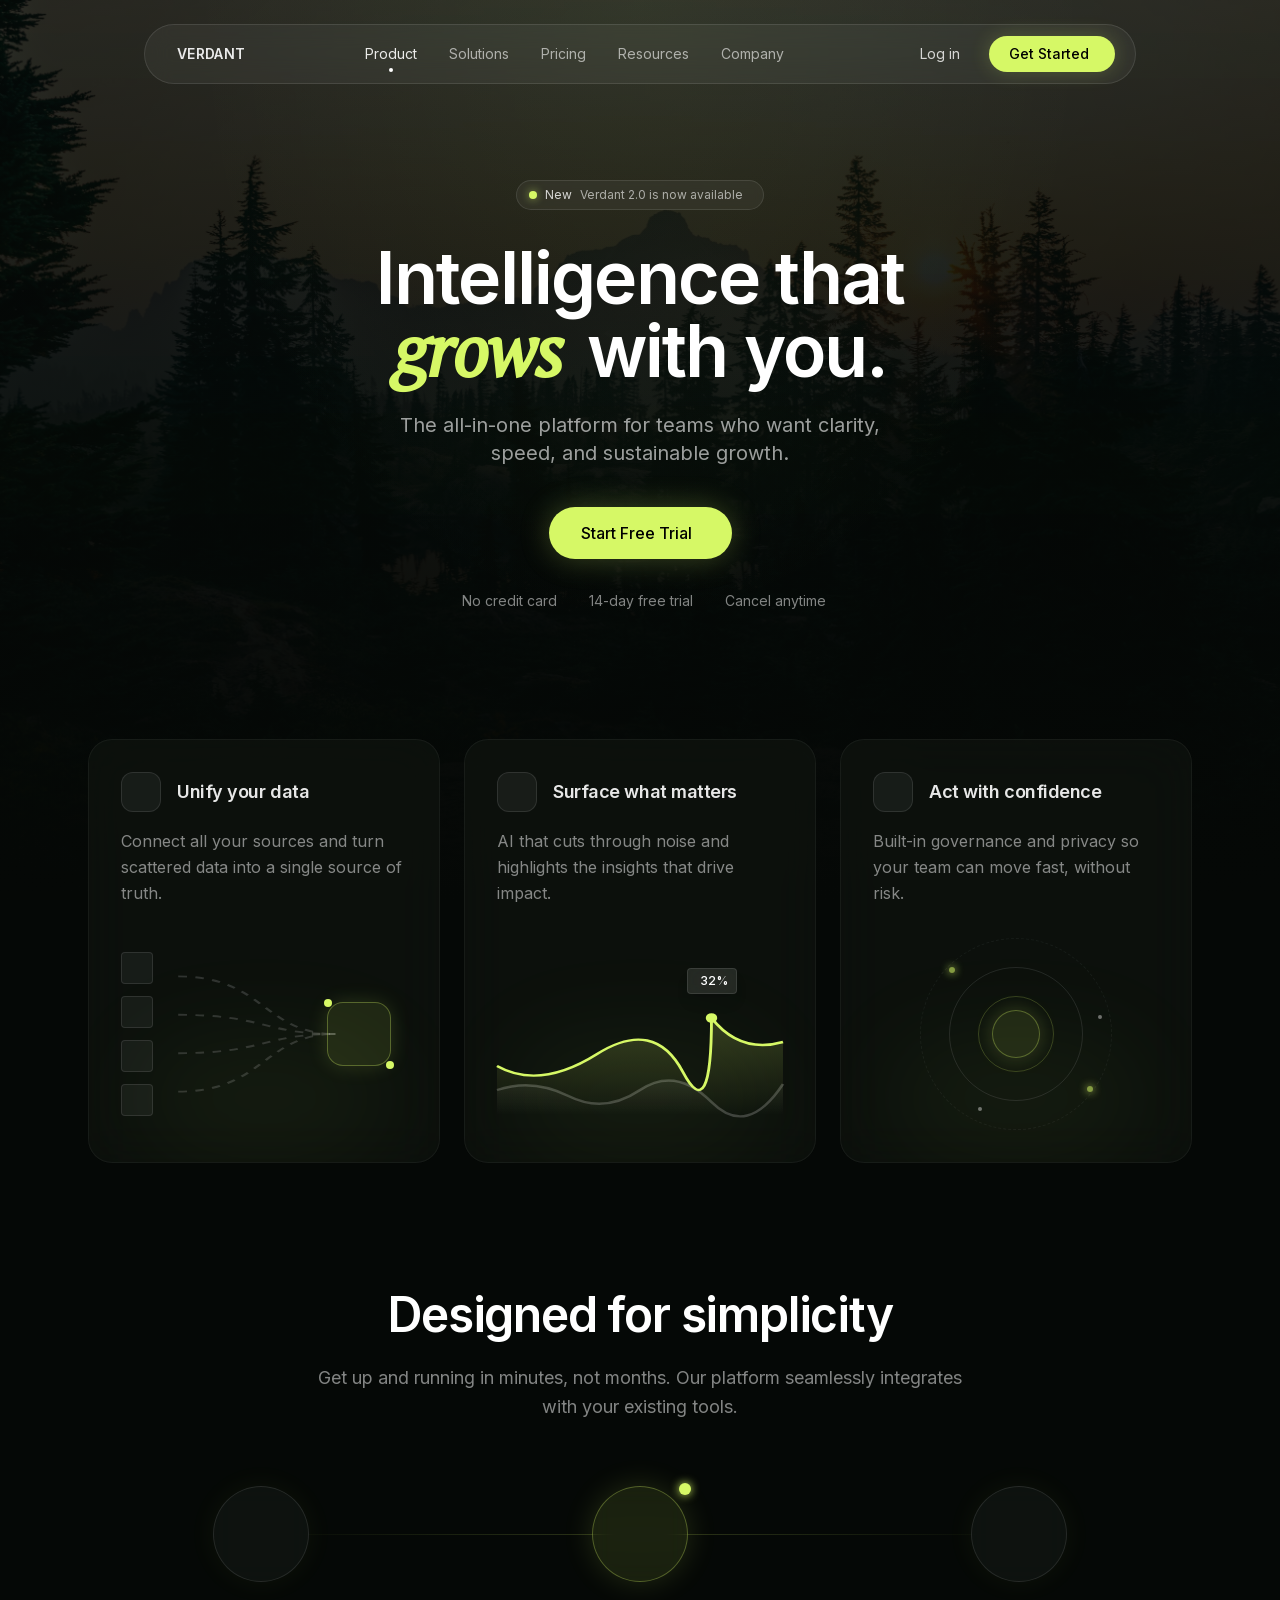
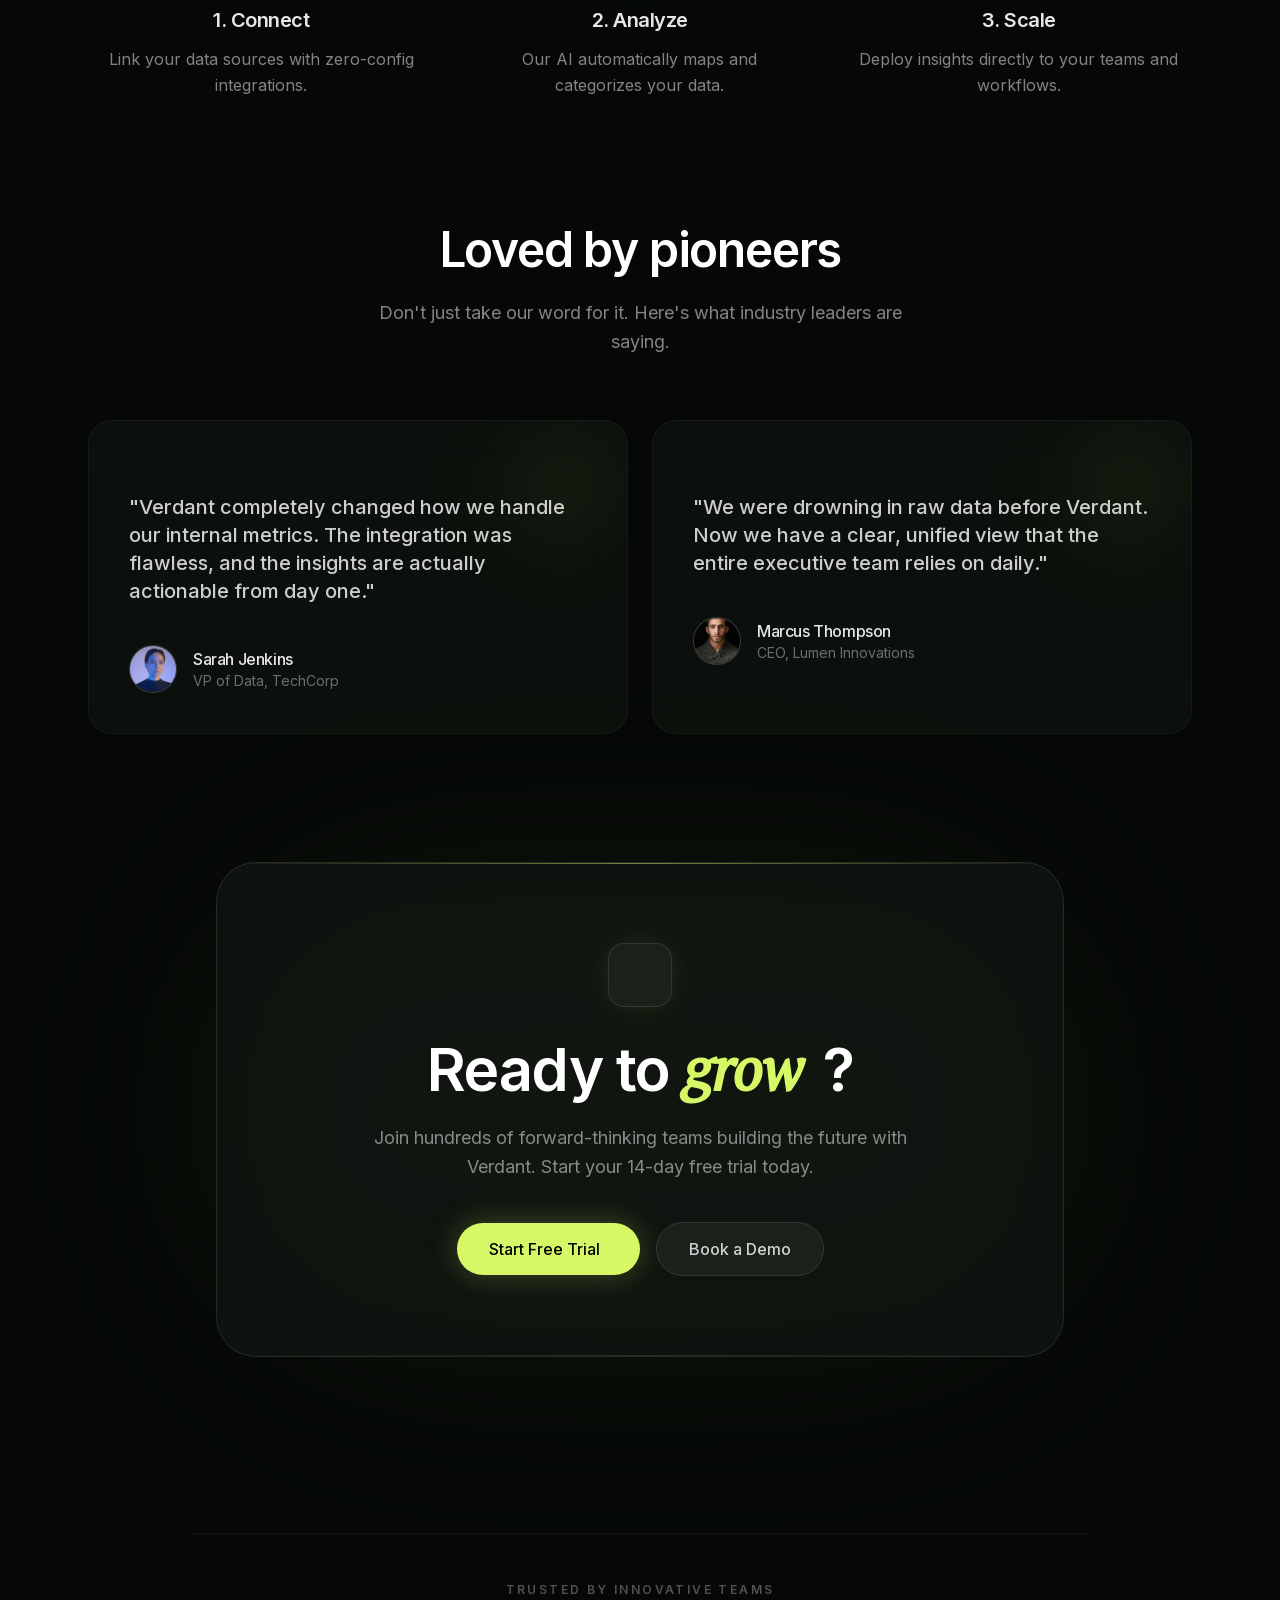
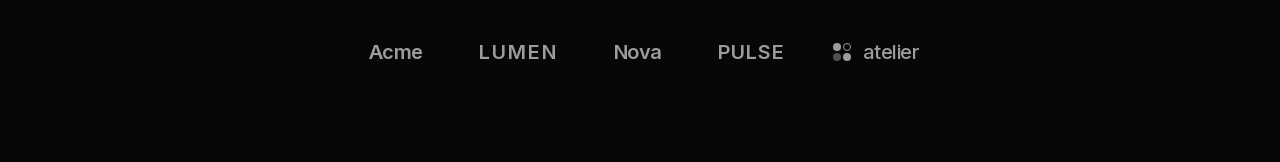
<file: templates/verdant-saas-21.aura.build/index.html>
<html class="antialiased selection:bg-[#D6F866] selection:text-black" lang="en"><head><script data-offline-resolve="1">(function(){
var ASSET_MAP = {"https://verdant-saas-21.aura.build/": "assets/bcee24c68c9e4209_file.html", "https://verdant-saas-21.aura.build/assets/index-Krd_5lR0.css": "assets/d1e5ddbccee70f0c_index-Krd_5lR0.css", "https://cdn.jsdelivr.net/npm/iconify-icon@2.1.0/dist/iconify-icon.min.js": "assets/758d94838db0cafd_iconify-icon.min.js", "https://fonts.googleapis.com/css2?family=Inter:wght@300;400;500;600;700&display=swap": "assets/f32c4a47e91d6996_css2.css", "https://fonts.googleapis.com/css2?family=Inter:wght@300;400;500;600;700&family=Roboto:wght@300;400;500;600;700&family=Montserrat:wght@300;400;500;600;700&family=Poppins:wght@300;400;500;600;700&display=swap": "assets/f03d5177d82d71e3_css2.css", "https://fonts.googleapis.com/css2?family=Geist:wght@300;400;500;600;700&display=swap": "assets/4bcb63d746dc1754_css2.css", "https://fonts.googleapis.com/css2?family=Quicksand:wght@300;400;500;600;700&family=Nunito:wght@300;400;500;600;700;800&display=swap": "assets/356caca7d0e9c746_css2.css", "https://fonts.googleapis.com/css2?family=Playfair+Display:wght@400;500;600;700;900&family=Instrument+Serif:wght@400;500;600;700&family=Merriweather:wght@300;400;700;900&family=Bricolage+Grotesque:wght@300;400;500;600;700&display=swap": "assets/04e082577ae710a5_css2.css", "https://fonts.googleapis.com/css2?family=Plus+Jakarta+Sans:wght@300;400;500;600;700;800&family=IBM+Plex+Serif:wght@300;400;500;600;700&family=IBM+Plex+Mono:wght@300;400;500;600;700&display=swap": "assets/d12728c695d9fa3b_css2.css", "https://fonts.googleapis.com/css2?family=Manrope:wght@300;400;500;600;700;800&family=Space+Grotesk:wght@300;400;500;600;700&family=Work+Sans:wght@300;400;500;600;700;800&display=swap": "assets/c77cac3cc91e6e23_css2.css", "https://fonts.googleapis.com/css2?family=PT+Serif:wght@400;700&family=Geist+Mono:wght@300;400;500;600;700&family=Space+Mono:wght@400;700&display=swap": "assets/247761d376265140_css2.css", "https://fonts.googleapis.com/css2?family=Google+Sans:wght@400;500;600;700&family=Syne:wght@400;500;600;700;800&family=Urbanist:wght@300;400;500;600;700;800&family=Sora:wght@300;400;500;600;700;800&display=swap": "assets/5206730994b17725_css2.css", "https://fonts.googleapis.com/css2?family=Anton&family=Bebas+Neue&family=Archivo+Black&family=League+Gothic&family=Fredoka:wght@300;400;500;600;700&display=swap": "assets/287afa9f5a5cb953_css2.css", "https://fonts.googleapis.com/css2?family=Cormorant+Garamond:wght@300;400;500;600;700&family=Aboreto&family=Gloock&family=Marcellus&family=Cardo:wght@400;700&family=Bodoni+Moda:opsz,wght@6..96,400..900&display=swap": "assets/daa0ec40adc9d9a0_css2.css", "https://fonts.googleapis.com/css2?family=Chewy&family=Foldit:wght@400;500;600;700&family=Oi&family=Honk&family=Nabla&display=swap": "assets/c31766c0818ab1ee_css2.css", "https://fonts.googleapis.com/css2?family=DM+Serif+Display&family=Fraunces:opsz,wght@9..144,300..900&family=Lora:wght@400;500;600;700&family=GFS+Didot&family=Libre+Baskerville:wght@400;700&display=swap": "assets/66b1e43fa52a5922_css2.css", "https://fonts.googleapis.com/css2?family=Newsreader:opsz,wght@6..72,400..800&family=Google+Sans+Flex:wght@400;500;600;700&family=Oswald:wght@300;400;500;600;700&family=DM+Sans:wght@300;400;500;600;700&display=swap": "assets/c6036f6e72f671f6_css2.css", "https://verdant-saas-21.aura.build/assets/index-DcMDiMg1.js": "assets/index-DcMDiMg1.js", "https://rawcdn.githack.com/disposable/disposable-email-domains/master/domains.json": "assets/1bfdd0a30a24a4d5_domains.json", "https://hoirqrkdgbmvpwutwuwj.supabase.co/rest/v1/shared_react_projects?select=*&slug=ilike.verdant-saas-21": "assets/4f53cda18c2baa0c_shared_react_projects.json", "https://hoirqrkdgbmvpwutwuwj.supabase.co/rest/v1/rpc/get_public_shared_react_project_by_slug": "assets/4f53cda18c2baa0c_shared_react_projects.json", "https://hoirqrkdgbmvpwutwuwj.supabase.co/rest/v1/shared_react_projects?select=*&custom_domain=ilike.verdant-saas-21.aura.build": "assets/4f53cda18c2baa0c_shared_react_projects.json", "https://hoirqrkdgbmvpwutwuwj.supabase.co/rest/v1/rpc/get_public_shared_react_project_by_domain": "assets/4f53cda18c2baa0c_shared_react_projects.json", "https://hoirqrkdgbmvpwutwuwj.supabase.co/rest/v1/shared_react_projects?select=*&custom_domain=ilike.aura.build": "assets/4f53cda18c2baa0c_shared_react_projects.json", "https://hoirqrkdgbmvpwutwuwj.supabase.co/rest/v1/shared_code?select=*&slug=ilike.verdant-saas-21": "assets/67697b07196cc806_shared_code.json", "https://hoirqrkdgbmvpwutwuwj.supabase.co/rest/v1/shared_code?select=slug%2Ccreated_at&user_id=eq.d3fc5a96-0007-4835-8f33-a87161263c1d&order=created_at.desc": "assets/c2b20b803bf56458_shared_code.json", "https://hoirqrkdgbmvpwutwuwj.supabase.co/rest/v1/public_author_profiles?select=id%2Cfull_name%2Cavatar_url%2Cbio%2Cslug%2Ccreated_at%2Cviews%2Cis_featured%2Cwebsite%2Clocation%2Cis_pro&id=in.%28d3fc5a96-0007-4835-8f33-a87161263c1d%29": "assets/17c8aebdf23082cf_public_author_profiles.json", "https://verdant-saas-21.aura.build/logo-aura-gray.svg": "assets/23a9f32ff7d46956_logo-aura-gray.svg", "https://fonts.gstatic.com/s/inter/v20/UcC73FwrK3iLTeHuS_nVMrMxCp50SjIa1ZL7W0Q5nw.woff2": "assets/c940764593d0fe5d_UcC73FwrK3iLTeHuS_nVMrMxCp50Sj.woff2", "https://images.unsplash.com/photo-1534528741775-53994a69daeb?q=80&w=200&auto=format&fit=crop": "assets/10e75f7ae800e4cd_photo-1534528741775-53994a69da.avif", "https://fonts.googleapis.com/css2?family=Inter:wght@300;400;500;600&family=PT+Serif:ital@1&display=swap": "assets/958fcd510b62eeb8_css2.css", "https://images.unsplash.com/photo-1506794778202-cad84cf45f1d?q=80&w=200&auto=format&fit=crop": "assets/95b10b72ecd50a07_photo-1506794778202-cad84cf45f.avif", "https://code.iconify.design/iconify-icon/1.0.7/iconify-icon.min.js": "assets/851bed7af266f96a_iconify-icon.min.js", "https://images.unsplash.com/photo-1511497584788-876760111969?q=80&w=3226&auto=format&fit=crop": "assets/b69b5db1b7571433_photo-1511497584788-8767601119.avif", "https://cdn.tailwindcss.com/3.4.17": "assets/176e894661aa9cdc_3.4.17", "https://hoirqrkdgbmvpwutwuwj.supabase.co/storage/v1/object/public/preview-images/verdant-saas-21.png?t=1778653661587": "assets/9c55771bb3c8b8be_verdant-saas-21.png", "https://fonts.gstatic.com/s/ptserif/v19/EJRTQgYoZZY2vCFuvAFT_r21cgT9rcs.woff2": "assets/219a8e6238f7f0b4_EJRTQgYoZZY2vCFuvAFT_r21cgT9rc.woff2", "https://hoirqrkdgbmvpwutwuwj.supabase.co/rest/v1/shared_code?select=code%2Cprivate%2Cuser_id%2Cshare_source_code&slug=ilike.logistics-and-79": "assets/5c3f015b30653108_shared_code.json", "https://api.iconify.design/lucide.json?icons=leaf": "assets/9ab975eea677e4bb_lucide.json", "https://hoirqrkdgbmvpwutwuwj.supabase.co/rest/v1/rpc/get_public_share_project_context": "assets/4f53cda18c2baa0c_shared_react_projects.json", "https://www.google.com/pagead/1p-user-list/17731977471/?random=1779295614184&cv=11&fst=1779292800000&bg=ffffff&guid=ON&async=1&en=gtag.config&gtm=45je65j0v9218448198za200zd9218448198xec&gcd=13l3l3l3l1l1&dma=0&tag_exp=0~115616986~115938465~115938469&u_w=1920&u_h=1080&url=https%3A%2F%2Fverdant-saas-21.aura.build%2F&rcb=11&frm=1&tiba=Verdant%20Landing%20Page&hn=www.googleadservices.com&npa=0&pscdl=noapi&uaa=x86&uab=64&uafvl=Chromium%3B148.0.7778.96%7CHeadlessChrome%3B148.0.7778.96%7CNot%252FA)Brand%3B99.0.0.0&uamb=0&uam=&uap=macOS&uapv=10_15_7&uaw=0&data=event%3Dgtag.config&rfmt=3&fmt=3&is_vtc=1&cid=[base64]&random=2465146849&rmt_tld=0&ipr=y": "assets/ef1955ae757c8b96_file.gif", "https://api.iconify.design/lucide.json?icons=arrow-right": "assets/d45ec06d65e68a71_lucide.json", "https://api.iconify.design/lucide.json?icons=chevron-right": "assets/8c1bcf471c283c31_lucide.json", "https://api.iconify.design/lucide.json?icons=check-circle-2": "assets/fa056a74783676f7_lucide.json", "https://api.iconify.design/lucide.json?icons=activity%2Caperture%2Casterisk%2Ccpu%2Cplug%2Crocket%2Cshield%2Cshield-check%2Cstar%2Ctriangle": "assets/e4ecb381fe68ec84_lucide.json", "https://api.iconify.design/lucide.json?icons=cloud%2Ccode-2%2Cdatabase%2Ctable": "assets/436b78a593c48fee_lucide.json", "https://api.iconify.design/lucide.json?icons=arrow-up%2Cline-chart": "assets/995de54c5f0e038b_lucide.json", "https://hoirqrkdgbmvpwutwuwj.supabase.co/rest/v1/shared_code?select=code%2Cprivate%2Cuser_id%2Cshare_source_code&slug=ilike.bloomava-creative-93": "assets/86d2eaf51db58aa9_shared_code.json", "https://hoirqrkdgbmvpwutwuwj.supabase.co/rest/v1/rpc/get_public_share_page_content": "assets/4f53cda18c2baa0c_shared_react_projects.json", "https://cdn.tailwindcss.com": "assets/176e894661aa9cdc_3.4.17", "https://verdant-saas-21.aura.build/assets/App.js": "assets/App.js", "https://verdant-saas-21.aura.build/assets/DesignSystemPromptPopoverContent-DvqbRfly.js": "assets/DesignSystemPromptPopoverContent-DvqbRfly.js", "https://verdant-saas-21.aura.build/assets/index-599aeaf7-D9vUv7a9.js": "assets/index-599aeaf7-D9vUv7a9.js", "https://verdant-saas-21.aura.build/assets/productionTransform-B69cSEas.js": "assets/productionTransform-B69cSEas.js", "https://verdant-saas-21.aura.build/assets/index-DfXq_NTC.js": "assets/index-DfXq_NTC.js", "https://verdant-saas-21.aura.build/assets/index-CG9l4R4K.js": "assets/index-CG9l4R4K.js", "https://verdant-saas-21.aura.build/assets/jszip.min-jl1QL67i.js": "assets/jszip.min-jl1QL67i.js", "https://verdant-saas-21.aura.build/assets/consoleHook-59e792cb-Di4XKNz7.js": "assets/consoleHook-59e792cb-Di4XKNz7.js", "https://verdant-saas-21.aura.build/assets/base-80a1f760-Lzu6KHAg.js": "assets/base-80a1f760-Lzu6KHAg.js"};
// Pre-populate path+query keys: when opened via file://, JS
// resolves '/foo.js' against file://… so we lose the original
// origin. Indexing by pathname+search lets the lookup succeed.
var _add = {};
for (var _k in ASSET_MAP) {
  try { var _u = new URL(_k); _add[_u.pathname + _u.search] = ASSET_MAP[_k]; }
  catch(e){}
}
for (var _k in _add) if (!ASSET_MAP[_k]) ASSET_MAP[_k] = _add[_k];
function resolveLocal(u){
  if (!u || typeof u !== 'string') return null;
  if (u.indexOf('data:') === 0 || u.indexOf('blob:') === 0) return null;
  if (ASSET_MAP[u]) return ASSET_MAP[u];
  try {
    var url = new URL(u, location.href);
    var pq = url.pathname + url.search;
    if (ASSET_MAP[pq]) return ASSET_MAP[pq];
    // Next.js image optimization wrapper — peel the inner CDN URL
    if (/_next\/image$/.test(url.pathname)) {
      var t = url.searchParams.get('url');
      if (t) {
        var dec = decodeURIComponent(t);
        if (ASSET_MAP[dec]) return ASSET_MAP[dec];
        var bare = dec.split('?')[0];
        for (var k in ASSET_MAP) {
          if (k.split('?')[0] === bare) return ASSET_MAP[k];
        }
      }
    }
  } catch(e){}
  return null;
}
function rewriteSrcset(s){
  if (!s || typeof s !== 'string') return s;
  return s.split(',').map(function(it){
    var p = it.trim().split(/\s+/);
    var loc = resolveLocal(p[0]);
    if (loc) p[0] = loc;
    return p.join(' ');
  }).join(', ');
}
// Patch property setters: el.src = '...' / el.href = '...'
// IMPORTANT: skip rewrite when the element has crossOrigin set.
// WebGL textures (UnicornStudio, Three.js, etc.) are loaded via
//   img.crossOrigin = 'anonymous'; img.src = 'https://cdn/...'
// and consumed via gl.texImage2D. file:// resources have no CORS
// headers, so rewriting to local makes WebGL reject the texture
// (Access blocked by CORS policy → black/missing 3D scene).
// Better to keep the original URL: works online, fails offline,
// matches non-patched behaviour.
function patchSetter(klass, prop, transform){
  if (!klass || !klass.prototype) return;
  var desc = Object.getOwnPropertyDescriptor(klass.prototype, prop);
  if (!desc || !desc.set) return;
  Object.defineProperty(klass.prototype, prop, {
    configurable: true,
    get: desc.get,
    set: function(v){
      try {
        if (this.crossOrigin) {
          /* preserve cross-origin URL — see comment above */
        } else if (transform === 'srcset') {
          v = rewriteSrcset(v);
        } else {
          var loc = resolveLocal(v); if (loc) v = loc;
        }
      } catch(e){}
      desc.set.call(this, v);
    }
  });
}
patchSetter(window.HTMLScriptElement, 'src');
patchSetter(window.HTMLLinkElement, 'href');
patchSetter(window.HTMLImageElement, 'src');
patchSetter(window.HTMLImageElement, 'srcset', 'srcset');
patchSetter(window.HTMLSourceElement, 'src');
patchSetter(window.HTMLSourceElement, 'srcset', 'srcset');
patchSetter(window.HTMLMediaElement, 'src');
patchSetter(window.HTMLIFrameElement, 'src');
// Patch setAttribute too — some libs use it instead of property set
var _setAttr = Element.prototype.setAttribute;
Element.prototype.setAttribute = function(name, value){
  try {
    if (typeof value === 'string' && !this.crossOrigin) {
      if (name === 'src' || name === 'href') {
        var loc = resolveLocal(value);
        if (loc) value = loc;
      } else if (name === 'srcset') {
        value = rewriteSrcset(value);
      }
    }
  } catch(e){}
  return _setAttr.call(this, name, value);
};
// Expose for the late-init script in body
window.__resolveLocal = resolveLocal;
window.__rewriteSrcset = rewriteSrcset;
})();</script>
<script id="aura-supabase-token-firewall">(function () {
  if (window.__AURA_SUPABASE_FIREWALL__) return;
  window.__AURA_SUPABASE_FIREWALL__ = true;

  var SUPABASE_HOST = "hoirqrkdgbmvpwutwuwj.supabase.co";
  var BLOCKED_KEY_PATTERNS = [
    /^sb-[a-z0-9-]+-auth-token$/i,
    /^supabase\.auth\.token$/i
  ];

  function isBlockedStorageKey(key) {
    if (typeof key !== "string") return false;
    for (var i = 0; i < BLOCKED_KEY_PATTERNS.length; i++) {
      if (BLOCKED_KEY_PATTERNS[i].test(key)) return true;
    }
    return false;
  }

  function toAbsoluteUrl(input) {
    try {
      return new URL(input, window.location.href);
    } catch {
      return null;
    }
  }

  function isSupabaseDestination(input) {
    var parsed = toAbsoluteUrl(input);
    if (!parsed) return false;
    if (SUPABASE_HOST && parsed.host === SUPABASE_HOST) return true;
    return parsed.host.endsWith(".supabase.co");
  }

  function pathLooksSensitive(input) {
    var parsed = toAbsoluteUrl(input);
    if (!parsed) return false;
    return /^\/(auth|rest|functions)\/v1\//.test(parsed.pathname || "");
  }

  function headersContainAuth(headersLike) {
    if (!headersLike) return false;

    try {
      if (typeof Headers !== "undefined" && headersLike instanceof Headers) {
        return !!(headersLike.get("authorization") || headersLike.get("apikey"));
      }
    } catch {}

    if (Array.isArray(headersLike)) {
      for (var i = 0; i < headersLike.length; i++) {
        var pair = headersLike[i] || [];
        var name = String(pair[0] || "").toLowerCase();
        if (name === "authorization" || name === "apikey") return true;
      }
      return false;
    }

    if (typeof headersLike === "object") {
      var keys = Object.keys(headersLike);
      for (var j = 0; j < keys.length; j++) {
        var k = keys[j].toLowerCase();
        if (k === "authorization" || k === "apikey") return true;
      }
    }
    return false;
  }

  function requestLooksSensitive(input, init, extraHeaders) {
    var url = "";
    try {
      if (typeof input === "string") {
        url = input;
      } else if (input && typeof input.url === "string") {
        url = input.url;
      }
    } catch {}

    var headers =
      (init && init.headers) ||
      (input && input.headers) ||
      extraHeaders ||
      null;
    var hasAuthHeaders = headersContainAuth(headers);
    if (hasAuthHeaders) return true;

    if (!url) return false;
    if (isSupabaseDestination(url) && pathLooksSensitive(url)) return true;
    return false;
  }

  function patchStorage(storage, storageName) {
    if (!storage) return;
    var proto = Object.getPrototypeOf(storage);
    if (!proto || proto.__auraSupabaseFirewallPatched) return;

    var rawGetItem = proto.getItem;
    var rawSetItem = proto.setItem;
    var rawRemoveItem = proto.removeItem;
    var rawClear = proto.clear;
    var rawKey = proto.key;
    var rawLengthDescriptor = Object.getOwnPropertyDescriptor(proto, "length");
    var rawLengthGet = rawLengthDescriptor && rawLengthDescriptor.get;

    function getRawLength(instance) {
      try {
        if (rawLengthGet) return Number(rawLengthGet.call(instance) || 0);
      } catch {}
      try {
        return Number(instance.length || 0);
      } catch {}
      return 0;
    }

    function getVisibleKeys(instance) {
      var visible = [];
      var total = getRawLength(instance);
      for (var i = 0; i < total; i++) {
        var currentKey = rawKey.call(instance, i);
        if (currentKey && !isBlockedStorageKey(currentKey)) {
          visible.push(currentKey);
        }
      }
      return visible;
    }

    function maskBlockedKeyProperty(instance, keyName) {
      if (!keyName || !isBlockedStorageKey(keyName)) return;
      try {
        Object.defineProperty(instance, keyName, {
          configurable: true,
          enumerable: false,
          get: function () {
            return null;
          },
          set: function () {
            return true;
          }
        });
      } catch {}
    }

    function syncBlockedKeyProperties(instance) {
      var total = getRawLength(instance);
      for (var i = 0; i < total; i++) {
        var k = rawKey.call(instance, i);
        if (k) maskBlockedKeyProperty(instance, k);
      }
    }

    proto.getItem = function (key) {
      syncBlockedKeyProperties(this);
      if (isBlockedStorageKey(String(key))) return null;
      return rawGetItem.call(this, key);
    };

    proto.setItem = function (key, value) {
      if (isBlockedStorageKey(String(key))) return;
      return rawSetItem.call(this, key, value);
    };

    proto.removeItem = function (key) {
      if (isBlockedStorageKey(String(key))) return;
      return rawRemoveItem.call(this, key);
    };

    proto.clear = function () {
      if (typeof rawClear !== "function") return;

      // Preserve blocked keys across clear() to prevent auth token/session wipe.
      var preservedBlockedEntries = [];
      var total = getRawLength(this);
      for (var i = 0; i < total; i++) {
        var blockedKey = rawKey.call(this, i);
        if (blockedKey && isBlockedStorageKey(blockedKey)) {
          preservedBlockedEntries.push([
            blockedKey,
            rawGetItem.call(this, blockedKey),
          ]);
        }
      }

      rawClear.call(this);

      for (var j = 0; j < preservedBlockedEntries.length; j++) {
        var entry = preservedBlockedEntries[j];
        var key = entry[0];
        var value = entry[1];
        if (typeof key === "string" && typeof value === "string") {
          rawSetItem.call(this, key, value);
        }
      }

      syncBlockedKeyProperties(this);
    };

    proto.key = function (index) {
      syncBlockedKeyProperties(this);
      var visible = getVisibleKeys(this);
      return visible[index] || null;
    };

    try {
      Object.defineProperty(proto, "length", {
        configurable: true,
        enumerable: false,
        get: function () {
          syncBlockedKeyProperties(this);
          return getVisibleKeys(this).length;
        }
      });
    } catch {}

    var proxyStorage = null;
    try {
      proxyStorage = new Proxy(storage, {
        get: function (target, prop) {
          if (typeof prop === "string" && isBlockedStorageKey(prop)) return null;
          if (prop === "length") return getVisibleKeys(target).length;
          if (prop === "key") {
            return function (index) {
              var visible = getVisibleKeys(target);
              return visible[index] || null;
            };
          }
          if (prop === "clear") {
            return function () {
              if (typeof rawClear !== "function") return;

              var preservedBlockedEntries = [];
              var total = getRawLength(target);
              for (var i = 0; i < total; i++) {
                var blockedKey = rawKey.call(target, i);
                if (blockedKey && isBlockedStorageKey(blockedKey)) {
                  preservedBlockedEntries.push([
                    blockedKey,
                    rawGetItem.call(target, blockedKey),
                  ]);
                }
              }

              rawClear.call(target);

              for (var j = 0; j < preservedBlockedEntries.length; j++) {
                var entry = preservedBlockedEntries[j];
                var key = entry[0];
                var value = entry[1];
                if (typeof key === "string" && typeof value === "string") {
                  rawSetItem.call(target, key, value);
                }
              }

              syncBlockedKeyProperties(target);
            };
          }

          var value = target[prop];
          if (typeof value === "function") return value.bind(target);
          return value;
        },
        set: function (target, prop, value) {
          if (typeof prop === "string" && isBlockedStorageKey(prop)) return true;
          target[prop] = value;
          return true;
        },
        has: function (target, prop) {
          if (typeof prop === "string" && isBlockedStorageKey(prop)) return false;
          return prop in target;
        },
        deleteProperty: function (target, prop) {
          if (typeof prop === "string" && isBlockedStorageKey(prop)) return true;
          try {
            delete target[prop];
          } catch {}
          return true;
        },
        ownKeys: function (target) {
          return getVisibleKeys(target);
        },
        getOwnPropertyDescriptor: function (target, prop) {
          if (typeof prop === "string" && isBlockedStorageKey(prop)) {
            return undefined;
          }
          if (prop === "length") {
            return {
              configurable: true,
              enumerable: false,
              value: getVisibleKeys(target).length,
              writable: false
            };
          }
          return Object.getOwnPropertyDescriptor(target, prop);
        }
      });
    } catch {}

    try {
      if (proxyStorage) {
        Object.defineProperty(window, storageName, {
          configurable: true,
          enumerable: true,
          get: function () {
            return proxyStorage;
          }
        });
      }
    } catch {}

    syncBlockedKeyProperties(storage);
    proto.__auraSupabaseFirewallPatched = true;
  }

  function patchCookieAccess() {
    try {
      var cookieDescriptor = Object.getOwnPropertyDescriptor(Document.prototype, "cookie");
      if (!cookieDescriptor || !cookieDescriptor.configurable) return;

      Object.defineProperty(document, "cookie", {
        configurable: true,
        enumerable: false,
        get: function () {
          return "";
        },
        set: function () {
          return true;
        }
      });
    } catch {}
  }

  function patchFetch() {
    if (typeof window.fetch !== "function") return;
    var rawFetch = window.fetch.bind(window);
    window.fetch = function (input, init) {
      if (requestLooksSensitive(input, init, null)) {
        return Promise.reject(new Error("Blocked by Aura security policy"));
      }
      return rawFetch(input, init);
    };
  }

  function patchXHR() {
    if (typeof XMLHttpRequest === "undefined") return;
    var rawOpen = XMLHttpRequest.prototype.open;
    var rawSetHeader = XMLHttpRequest.prototype.setRequestHeader;
    var rawSend = XMLHttpRequest.prototype.send;

    XMLHttpRequest.prototype.open = function (method, url) {
      this.__auraRequestUrl = String(url || "");
      this.__auraHeaders = {};
      return rawOpen.apply(this, arguments);
    };

    XMLHttpRequest.prototype.setRequestHeader = function (name, value) {
      if (!this.__auraHeaders) this.__auraHeaders = {};
      this.__auraHeaders[String(name || "").toLowerCase()] = String(value || "");
      return rawSetHeader.apply(this, arguments);
    };

    XMLHttpRequest.prototype.send = function () {
      if (requestLooksSensitive(this.__auraRequestUrl || "", null, this.__auraHeaders || null)) {
        throw new Error("Blocked by Aura security policy");
      }
      return rawSend.apply(this, arguments);
    };
  }

  function patchBeacon() {
    if (typeof navigator.sendBeacon !== "function") return;
    var rawBeacon = navigator.sendBeacon.bind(navigator);
    navigator.sendBeacon = function (url, data) {
      if (requestLooksSensitive(url, null, null)) return false;
      return rawBeacon(url, data);
    };
  }

  function patchWebSocket() {
    if (typeof WebSocket === "undefined") return;
    var RawWebSocket = WebSocket;
    window.WebSocket = function (url, protocols) {
      if (requestLooksSensitive(String(url || ""), null, null)) {
        throw new Error("Blocked by Aura security policy");
      }
      return new RawWebSocket(url, protocols);
    };
    window.WebSocket.prototype = RawWebSocket.prototype;
  }

  patchStorage(window.localStorage, "localStorage");
  patchStorage(window.sessionStorage, "sessionStorage");
  patchCookieAccess();
  patchFetch();
  patchXHR();
  patchBeacon();
  patchWebSocket();
})();</script>
<meta charset="utf-8"/>
<meta content="width=device-width, initial-scale=1.0" name="viewport"/>
<title>Verdant Landing Page</title>
<link href="https://fonts.googleapis.com" rel="preconnect"/>
<link href="https://fonts.gstatic.com" rel="preconnect"/>
<link href="assets/958fcd510b62eeb8_css2.css" rel="stylesheet"/>
<script src="assets/176e894661aa9cdc_3.4.17"></script>
<script src="assets/851bed7af266f96a_iconify-icon.min.js"></script>
<script>
tailwind.config = {
theme: {
extend: {
fontFamily: {
sans: ["Inter", "sans-serif"],
serif: ["PT Serif", "serif"],
},
colors: {
brand: {
green: "#D6F866",
},
},
},
},
};
</script>
<style>
/* Ensure icons respect stroke width */
iconify-icon {
--icon-stroke-width: 1.5;
}
</style><!-- aura-ga4-start -->
<script async="" src="https://www.googletagmanager.com/gtag/js?id=G-2M6V79H761"></script>
<script>
window.dataLayer = window.dataLayer || [];
function gtag(){dataLayer.push(arguments);}
gtag('js', new Date());
gtag('config', 'G-2M6V79H761');
</script>
<!-- aura-ga4-end -->
<style>*, ::before, ::after{--tw-border-spacing-x:0;--tw-border-spacing-y:0;--tw-translate-x:0;--tw-translate-y:0;--tw-rotate:0;--tw-skew-x:0;--tw-skew-y:0;--tw-scale-x:1;--tw-scale-y:1;--tw-pan-x: ;--tw-pan-y: ;--tw-pinch-zoom: ;--tw-scroll-snap-strictness:proximity;--tw-gradient-from-position: ;--tw-gradient-via-position: ;--tw-gradient-to-position: ;--tw-ordinal: ;--tw-slashed-zero: ;--tw-numeric-figure: ;--tw-numeric-spacing: ;--tw-numeric-fraction: ;--tw-ring-inset: ;--tw-ring-offset-width:0px;--tw-ring-offset-color:#fff;--tw-ring-color:rgb(59 130 246 / 0.5);--tw-ring-offset-shadow:0 0 #0000;--tw-ring-shadow:0 0 #0000;--tw-shadow:0 0 #0000;--tw-shadow-colored:0 0 #0000;--tw-blur: ;--tw-brightness: ;--tw-contrast: ;--tw-grayscale: ;--tw-hue-rotate: ;--tw-invert: ;--tw-saturate: ;--tw-sepia: ;--tw-drop-shadow: ;--tw-backdrop-blur: ;--tw-backdrop-brightness: ;--tw-backdrop-contrast: ;--tw-backdrop-grayscale: ;--tw-backdrop-hue-rotate: ;--tw-backdrop-invert: ;--tw-backdrop-opacity: ;--tw-backdrop-saturate: ;--tw-backdrop-sepia: ;--tw-contain-size: ;--tw-contain-layout: ;--tw-contain-paint: ;--tw-contain-style: }::backdrop{--tw-border-spacing-x:0;--tw-border-spacing-y:0;--tw-translate-x:0;--tw-translate-y:0;--tw-rotate:0;--tw-skew-x:0;--tw-skew-y:0;--tw-scale-x:1;--tw-scale-y:1;--tw-pan-x: ;--tw-pan-y: ;--tw-pinch-zoom: ;--tw-scroll-snap-strictness:proximity;--tw-gradient-from-position: ;--tw-gradient-via-position: ;--tw-gradient-to-position: ;--tw-ordinal: ;--tw-slashed-zero: ;--tw-numeric-figure: ;--tw-numeric-spacing: ;--tw-numeric-fraction: ;--tw-ring-inset: ;--tw-ring-offset-width:0px;--tw-ring-offset-color:#fff;--tw-ring-color:rgb(59 130 246 / 0.5);--tw-ring-offset-shadow:0 0 #0000;--tw-ring-shadow:0 0 #0000;--tw-shadow:0 0 #0000;--tw-shadow-colored:0 0 #0000;--tw-blur: ;--tw-brightness: ;--tw-contrast: ;--tw-grayscale: ;--tw-hue-rotate: ;--tw-invert: ;--tw-saturate: ;--tw-sepia: ;--tw-drop-shadow: ;--tw-backdrop-blur: ;--tw-backdrop-brightness: ;--tw-backdrop-contrast: ;--tw-backdrop-grayscale: ;--tw-backdrop-hue-rotate: ;--tw-backdrop-invert: ;--tw-backdrop-opacity: ;--tw-backdrop-saturate: ;--tw-backdrop-sepia: ;--tw-contain-size: ;--tw-contain-layout: ;--tw-contain-paint: ;--tw-contain-style: }/* ! tailwindcss v3.4.17 | MIT License | https://tailwindcss.com */*,::after,::before{box-sizing:border-box;border-width:0;border-style:solid;border-color:#e5e7eb}::after,::before{--tw-content:''}:host,html{line-height:1.5;-webkit-text-size-adjust:100%;-moz-tab-size:4;tab-size:4;font-family:Inter, sans-serif;font-feature-settings:normal;font-variation-settings:normal;-webkit-tap-highlight-color:transparent}body{margin:0;line-height:inherit}hr{height:0;color:inherit;border-top-width:1px}abbr:where([title]){-webkit-text-decoration:underline dotted;text-decoration:underline dotted}h1,h2,h3,h4,h5,h6{font-size:inherit;font-weight:inherit}a{color:inherit;text-decoration:inherit}b,strong{font-weight:bolder}code,kbd,pre,samp{font-family:ui-monospace, SFMono-Regular, Menlo, Monaco, Consolas, "Liberation Mono", "Courier New", monospace;font-feature-settings:normal;font-variation-settings:normal;font-size:1em}small{font-size:80%}sub,sup{font-size:75%;line-height:0;position:relative;vertical-align:baseline}sub{bottom:-.25em}sup{top:-.5em}table{text-indent:0;border-color:inherit;border-collapse:collapse}button,input,optgroup,select,textarea{font-family:inherit;font-feature-settings:inherit;font-variation-settings:inherit;font-size:100%;font-weight:inherit;line-height:inherit;letter-spacing:inherit;color:inherit;margin:0;padding:0}button,select{text-transform:none}button,input:where([type=button]),input:where([type=reset]),input:where([type=submit]){-webkit-appearance:button;background-color:transparent;background-image:none}:-moz-focusring{outline:auto}:-moz-ui-invalid{box-shadow:none}progress{vertical-align:baseline}::-webkit-inner-spin-button,::-webkit-outer-spin-button{height:auto}[type=search]{-webkit-appearance:textfield;outline-offset:-2px}::-webkit-search-decoration{-webkit-appearance:none}::-webkit-file-upload-button{-webkit-appearance:button;font:inherit}summary{display:list-item}blockquote,dd,dl,figure,h1,h2,h3,h4,h5,h6,hr,p,pre{margin:0}fieldset{margin:0;padding:0}legend{padding:0}menu,ol,ul{list-style:none;margin:0;padding:0}dialog{padding:0}textarea{resize:vertical}input::placeholder,textarea::placeholder{opacity:1;color:#9ca3af}[role=button],button{cursor:pointer}:disabled{cursor:default}audio,canvas,embed,iframe,img,object,svg,video{display:block;vertical-align:middle}img,video{max-width:100%;height:auto}[hidden]:where(:not([hidden=until-found])){display:none}.pointer-events-none{pointer-events:none}.fixed{position:fixed}.absolute{position:absolute}.relative{position:relative}.inset-0{inset:0px}.-bottom-2{bottom:-0.5rem}.bottom-0{bottom:0px}.left-1\/2{left:50%}.-bottom-1{bottom:-0.25rem}.-left-1{left:-0.25rem}.-right-1{right:-0.25rem}.-top-1{top:-0.25rem}.right-\[25\%\]{right:25%}.top-0{top:0px}.bottom-\[10\%\]{bottom:10%}.bottom-\[20\%\]{bottom:20%}.left-\[15\%\]{left:15%}.left-\[30\%\]{left:30%}.right-\[10\%\]{right:10%}.right-\[5\%\]{right:5%}.top-\[15\%\]{top:15%}.top-\[40\%\]{top:40%}.right-\[15\%\]{right:15%}.top-12{top:3rem}.right-0{right:0px}.z-0{z-index:0}.z-10{z-index:10}.z-20{z-index:20}.mx-auto{margin-left:auto;margin-right:auto}.mt-6{margin-top:1.5rem}.mb-8{margin-bottom:2rem}.mt-24{margin-top:6rem}.mb-10{margin-bottom:2.5rem}.mb-6{margin-bottom:1.5rem}.mt-8{margin-top:2rem}.mb-4{margin-bottom:1rem}.mt-32{margin-top:8rem}.mr-4{margin-right:1rem}.mb-2{margin-bottom:0.5rem}.mb-16{margin-bottom:4rem}.mb-3{margin-bottom:0.75rem}.mb-12{margin-bottom:3rem}.ml-1{margin-left:0.25rem}.flex{display:flex}.inline-flex{display:inline-flex}.grid{display:grid}.hidden{display:none}.h-full{height:100%}.h-1{height:0.25rem}.h-2{height:0.5rem}.h-10{height:2.5rem}.h-32{height:8rem}.h-8{height:2rem}.h-16{height:4rem}.h-\[120px\]{height:120px}.h-1\.5{height:0.375rem}.h-12{height:3rem}.h-48{height:12rem}.h-\[40\%\]{height:40%}.h-\[70\%\]{height:70%}.h-24{height:6rem}.h-px{height:1px}.h-3{height:0.75rem}.min-h-screen{min-height:100vh}.min-h-\[400px\]{min-height:400px}.w-full{width:100%}.w-1{width:0.25rem}.w-2{width:0.5rem}.w-10{width:2.5rem}.w-3\/4{width:75%}.w-8{width:2rem}.w-16{width:4rem}.w-1\.5{width:0.375rem}.w-12{width:3rem}.w-48{width:12rem}.w-\[40\%\]{width:40%}.w-\[70\%\]{width:70%}.w-24{width:6rem}.w-3{width:0.75rem}.w-32{width:8rem}.max-w-5xl{max-width:64rem}.max-w-4xl{max-width:56rem}.max-w-2xl{max-width:42rem}.max-w-6xl{max-width:72rem}.max-w-xs{max-width:20rem}.max-w-xl{max-width:36rem}.flex-1{flex:1 1 0%}.-translate-x-1\/2{--tw-translate-x:-50%;transform:translate(var(--tw-translate-x), var(--tw-translate-y)) rotate(var(--tw-rotate)) skewX(var(--tw-skew-x)) skewY(var(--tw-skew-y)) scaleX(var(--tw-scale-x)) scaleY(var(--tw-scale-y))}.-translate-y-full{--tw-translate-y:-100%;transform:translate(var(--tw-translate-x), var(--tw-translate-y)) rotate(var(--tw-rotate)) skewX(var(--tw-skew-x)) skewY(var(--tw-skew-y)) scaleX(var(--tw-scale-x)) scaleY(var(--tw-scale-y))}.translate-x-1\/2{--tw-translate-x:50%;transform:translate(var(--tw-translate-x), var(--tw-translate-y)) rotate(var(--tw-rotate)) skewX(var(--tw-skew-x)) skewY(var(--tw-skew-y)) scaleX(var(--tw-scale-x)) scaleY(var(--tw-scale-y))}.cursor-pointer{cursor:pointer}.grid-cols-1{grid-template-columns:repeat(1, minmax(0, 1fr))}.grid-cols-2{grid-template-columns:repeat(2, minmax(0, 1fr))}.flex-col{flex-direction:column}.flex-wrap{flex-wrap:wrap}.items-end{align-items:flex-end}.items-center{align-items:center}.justify-center{justify-content:center}.justify-between{justify-content:space-between}.gap-2{gap:0.5rem}.gap-1\.5{gap:0.375rem}.gap-3{gap:0.75rem}.gap-8{gap:2rem}.gap-4{gap:1rem}.gap-6{gap:1.5rem}.gap-1{gap:0.25rem}.gap-0\.5{gap:0.125rem}.gap-x-6{column-gap:1.5rem}.gap-y-3{row-gap:0.75rem}.gap-x-12{column-gap:3rem}.gap-y-8{row-gap:2rem}.overflow-hidden{overflow:hidden}.overflow-visible{overflow:visible}.overflow-x-hidden{overflow-x:hidden}.whitespace-nowrap{white-space:nowrap}.rounded-full{border-radius:9999px}.rounded-3xl{border-radius:1.5rem}.rounded-xl{border-radius:0.75rem}.rounded{border-radius:0.25rem}.rounded-2xl{border-radius:1rem}.rounded-\[2\.5rem\]{border-radius:2.5rem}.border{border-width:1px}.border-t{border-top-width:1px}.border-dashed{border-style:dashed}.border-white\/10{border-color:rgb(255 255 255 / 0.1)}.border-transparent{border-color:transparent}.border-white\/5{border-color:rgb(255 255 255 / 0.05)}.border-brand-green\/30{border-color:rgb(214 248 102 / 0.3)}.border-brand-green\/20{border-color:rgb(214 248 102 / 0.2)}.border-white{--tw-border-opacity:1;border-color:rgb(255 255 255 / var(--tw-border-opacity, 1))}.bg-\[\#050806\]{--tw-bg-opacity:1;background-color:rgb(5 8 6 / var(--tw-bg-opacity, 1))}.bg-white\/5{background-color:rgb(255 255 255 / 0.05)}.bg-brand-green{--tw-bg-opacity:1;background-color:rgb(214 248 102 / var(--tw-bg-opacity, 1))}.bg-white{--tw-bg-opacity:1;background-color:rgb(255 255 255 / var(--tw-bg-opacity, 1))}.bg-\[\#111612\]\/60{background-color:rgb(17 22 18 / 0.6)}.bg-brand-green\/10{background-color:rgb(214 248 102 / 0.1)}.bg-white\/10{background-color:rgb(255 255 255 / 0.1)}.bg-brand-green\/60{background-color:rgb(214 248 102 / 0.6)}.bg-white\/40{background-color:rgb(255 255 255 / 0.4)}.bg-\[\#111612\]\/80{background-color:rgb(17 22 18 / 0.8)}.bg-brand-green\/5{background-color:rgb(214 248 102 / 0.05)}.bg-\[radial-gradient\(ellipse_at_top_center\2c rgba\(214\2c 248\2c 102\2c 0\.05\)_0\%\2c transparent_50\%\)\]{background-image:radial-gradient(ellipse at top center,rgba(214,248,102,0.05) 0%,transparent 50%)}.bg-gradient-to-b{background-image:linear-gradient(to bottom, var(--tw-gradient-stops))}.bg-gradient-to-r{background-image:linear-gradient(to right, var(--tw-gradient-stops))}.from-\[\#050806\]\/40{--tw-gradient-from:rgb(5 8 6 / 0.4) var(--tw-gradient-from-position);--tw-gradient-to:rgb(5 8 6 / 0) var(--tw-gradient-to-position);--tw-gradient-stops:var(--tw-gradient-from), var(--tw-gradient-to)}.from-transparent{--tw-gradient-from:transparent var(--tw-gradient-from-position);--tw-gradient-to:rgb(0 0 0 / 0) var(--tw-gradient-to-position);--tw-gradient-stops:var(--tw-gradient-from), var(--tw-gradient-to)}.via-\[\#050806\]\/80{--tw-gradient-to:rgb(5 8 6 / 0)  var(--tw-gradient-to-position);--tw-gradient-stops:var(--tw-gradient-from), rgb(5 8 6 / 0.8) var(--tw-gradient-via-position), var(--tw-gradient-to)}.via-brand-green\/20{--tw-gradient-to:rgb(214 248 102 / 0)  var(--tw-gradient-to-position);--tw-gradient-stops:var(--tw-gradient-from), rgb(214 248 102 / 0.2) var(--tw-gradient-via-position), var(--tw-gradient-to)}.via-brand-green\/50{--tw-gradient-to:rgb(214 248 102 / 0)  var(--tw-gradient-to-position);--tw-gradient-stops:var(--tw-gradient-from), rgb(214 248 102 / 0.5) var(--tw-gradient-via-position), var(--tw-gradient-to)}.via-white\/10{--tw-gradient-to:rgb(255 255 255 / 0)  var(--tw-gradient-to-position);--tw-gradient-stops:var(--tw-gradient-from), rgb(255 255 255 / 0.1) var(--tw-gradient-via-position), var(--tw-gradient-to)}.to-\[\#050806\]{--tw-gradient-to:#050806 var(--tw-gradient-to-position)}.to-transparent{--tw-gradient-to:transparent var(--tw-gradient-to-position)}.fill-white{fill:#fff}.object-cover{object-fit:cover}.object-top{object-position:top}.p-8{padding:2rem}.p-12{padding:3rem}.px-4{padding-left:1rem;padding-right:1rem}.py-2\.5{padding-top:0.625rem;padding-bottom:0.625rem}.px-5{padding-left:1.25rem;padding-right:1.25rem}.py-2{padding-top:0.5rem;padding-bottom:0.5rem}.px-3{padding-left:0.75rem;padding-right:0.75rem}.px-6{padding-left:1.5rem;padding-right:1.5rem}.py-1\.5{padding-top:0.375rem;padding-bottom:0.375rem}.px-8{padding-left:2rem;padding-right:2rem}.py-3\.5{padding-top:0.875rem;padding-bottom:0.875rem}.px-2{padding-left:0.5rem;padding-right:0.5rem}.py-1{padding-top:0.25rem;padding-bottom:0.25rem}.pb-24{padding-bottom:6rem}.pl-2{padding-left:0.5rem}.pr-1{padding-right:0.25rem}.pr-2{padding-right:0.5rem}.pt-12{padding-top:3rem}.text-center{text-align:center}.font-sans{font-family:Inter, sans-serif}.font-serif{font-family:PT Serif, serif}.text-sm{font-size:0.875rem;line-height:1.25rem}.text-xs{font-size:0.75rem;line-height:1rem}.text-5xl{font-size:3rem;line-height:1}.text-base{font-size:1rem;line-height:1.5rem}.text-lg{font-size:1.125rem;line-height:1.75rem}.text-3xl{font-size:1.875rem;line-height:2.25rem}.text-xl{font-size:1.25rem;line-height:1.75rem}.text-4xl{font-size:2.25rem;line-height:2.5rem}.font-medium{font-weight:500}.font-semibold{font-weight:600}.uppercase{text-transform:uppercase}.lowercase{text-transform:lowercase}.italic{font-style:italic}.leading-\[1\.05\]{line-height:1.05}.leading-relaxed{line-height:1.625}.leading-\[1\.1\]{line-height:1.1}.tracking-wide{letter-spacing:0.025em}.tracking-tight{letter-spacing:-0.025em}.tracking-\[0\.2em\]{letter-spacing:0.2em}.tracking-widest{letter-spacing:0.1em}.tracking-wider{letter-spacing:0.05em}.text-brand-green{--tw-text-opacity:1;color:rgb(214 248 102 / var(--tw-text-opacity, 1))}.text-white{--tw-text-opacity:1;color:rgb(255 255 255 / var(--tw-text-opacity, 1))}.text-black{--tw-text-opacity:1;color:rgb(0 0 0 / var(--tw-text-opacity, 1))}.text-white\/60{color:rgb(255 255 255 / 0.6)}.text-white\/80{color:rgb(255 255 255 / 0.8)}.text-white\/90{color:rgb(255 255 255 / 0.9)}.text-white\/40{color:rgb(255 255 255 / 0.4)}.text-white\/50{color:rgb(255 255 255 / 0.5)}.text-white\/30{color:rgb(255 255 255 / 0.3)}.antialiased{-webkit-font-smoothing:antialiased;-moz-osx-font-smoothing:grayscale}.opacity-30{opacity:0.3}.opacity-50{opacity:0.5}.opacity-80{opacity:0.8}.opacity-60{opacity:0.6}.shadow-\[0_0_20px_rgba\(214\2c 248\2c 102\2c 0\.2\)\]{--tw-shadow:0 0 20px rgba(214,248,102,0.2);--tw-shadow-colored:0 0 20px var(--tw-shadow-color);box-shadow:var(--tw-ring-offset-shadow, 0 0 #0000), var(--tw-ring-shadow, 0 0 #0000), var(--tw-shadow)}.shadow-\[0_0_8px_rgba\(214\2c 248\2c 102\2c 0\.6\)\]{--tw-shadow:0 0 8px rgba(214,248,102,0.6);--tw-shadow-colored:0 0 8px var(--tw-shadow-color);box-shadow:var(--tw-ring-offset-shadow, 0 0 #0000), var(--tw-ring-shadow, 0 0 #0000), var(--tw-shadow)}.shadow-\[0_0_30px_rgba\(214\2c 248\2c 102\2c 0\.25\)\]{--tw-shadow:0 0 30px rgba(214,248,102,0.25);--tw-shadow-colored:0 0 30px var(--tw-shadow-color);box-shadow:var(--tw-ring-offset-shadow, 0 0 #0000), var(--tw-ring-shadow, 0 0 #0000), var(--tw-shadow)}.shadow-\[0_0_20px_rgba\(214\2c 248\2c 102\2c 0\.15\)\]{--tw-shadow:0 0 20px rgba(214,248,102,0.15);--tw-shadow-colored:0 0 20px var(--tw-shadow-color);box-shadow:var(--tw-ring-offset-shadow, 0 0 #0000), var(--tw-ring-shadow, 0 0 #0000), var(--tw-shadow)}.shadow-lg{--tw-shadow:0 10px 15px -3px rgb(0 0 0 / 0.1), 0 4px 6px -4px rgb(0 0 0 / 0.1);--tw-shadow-colored:0 10px 15px -3px var(--tw-shadow-color), 0 4px 6px -4px var(--tw-shadow-color);box-shadow:var(--tw-ring-offset-shadow, 0 0 #0000), var(--tw-ring-shadow, 0 0 #0000), var(--tw-shadow)}.shadow-\[0_0_10px_\#D6F866\]{--tw-shadow:0 0 10px #D6F866;--tw-shadow-colored:0 0 10px var(--tw-shadow-color);box-shadow:var(--tw-ring-offset-shadow, 0 0 #0000), var(--tw-ring-shadow, 0 0 #0000), var(--tw-shadow)}.shadow-\[0_0_8px_\#D6F866\]{--tw-shadow:0 0 8px #D6F866;--tw-shadow-colored:0 0 8px var(--tw-shadow-color);box-shadow:var(--tw-ring-offset-shadow, 0 0 #0000), var(--tw-ring-shadow, 0 0 #0000), var(--tw-shadow)}.shadow-\[0_0_30px_rgba\(214\2c 248\2c 102\2c 0\.05\)\]{--tw-shadow:0 0 30px rgba(214,248,102,0.05);--tw-shadow-colored:0 0 30px var(--tw-shadow-color);box-shadow:var(--tw-ring-offset-shadow, 0 0 #0000), var(--tw-ring-shadow, 0 0 #0000), var(--tw-shadow)}.shadow-\[0_0_30px_rgba\(214\2c 248\2c 102\2c 0\.15\)\]{--tw-shadow:0 0 30px rgba(214,248,102,0.15);--tw-shadow-colored:0 0 30px var(--tw-shadow-color);box-shadow:var(--tw-ring-offset-shadow, 0 0 #0000), var(--tw-ring-shadow, 0 0 #0000), var(--tw-shadow)}.shadow-\[0_0_30px_rgba\(214\2c 248\2c 102\2c 0\.1\)\]{--tw-shadow:0 0 30px rgba(214,248,102,0.1);--tw-shadow-colored:0 0 30px var(--tw-shadow-color);box-shadow:var(--tw-ring-offset-shadow, 0 0 #0000), var(--tw-ring-shadow, 0 0 #0000), var(--tw-shadow)}.blur-\[50px\]{--tw-blur:blur(50px);filter:var(--tw-blur) var(--tw-brightness) var(--tw-contrast) var(--tw-grayscale) var(--tw-hue-rotate) var(--tw-invert) var(--tw-saturate) var(--tw-sepia) var(--tw-drop-shadow)}.blur-\[40px\]{--tw-blur:blur(40px);filter:var(--tw-blur) var(--tw-brightness) var(--tw-contrast) var(--tw-grayscale) var(--tw-hue-rotate) var(--tw-invert) var(--tw-saturate) var(--tw-sepia) var(--tw-drop-shadow)}.blur-\[100px\]{--tw-blur:blur(100px);filter:var(--tw-blur) var(--tw-brightness) var(--tw-contrast) var(--tw-grayscale) var(--tw-hue-rotate) var(--tw-invert) var(--tw-saturate) var(--tw-sepia) var(--tw-drop-shadow)}.grayscale{--tw-grayscale:grayscale(100%);filter:var(--tw-blur) var(--tw-brightness) var(--tw-contrast) var(--tw-grayscale) var(--tw-hue-rotate) var(--tw-invert) var(--tw-saturate) var(--tw-sepia) var(--tw-drop-shadow)}.backdrop-blur-md{--tw-backdrop-blur:blur(12px);-webkit-backdrop-filter:var(--tw-backdrop-blur) var(--tw-backdrop-brightness) var(--tw-backdrop-contrast) var(--tw-backdrop-grayscale) var(--tw-backdrop-hue-rotate) var(--tw-backdrop-invert) var(--tw-backdrop-opacity) var(--tw-backdrop-saturate) var(--tw-backdrop-sepia);backdrop-filter:var(--tw-backdrop-blur) var(--tw-backdrop-brightness) var(--tw-backdrop-contrast) var(--tw-backdrop-grayscale) var(--tw-backdrop-hue-rotate) var(--tw-backdrop-invert) var(--tw-backdrop-opacity) var(--tw-backdrop-saturate) var(--tw-backdrop-sepia)}.backdrop-blur-sm{--tw-backdrop-blur:blur(4px);-webkit-backdrop-filter:var(--tw-backdrop-blur) var(--tw-backdrop-brightness) var(--tw-backdrop-contrast) var(--tw-backdrop-grayscale) var(--tw-backdrop-hue-rotate) var(--tw-backdrop-invert) var(--tw-backdrop-opacity) var(--tw-backdrop-saturate) var(--tw-backdrop-sepia);backdrop-filter:var(--tw-backdrop-blur) var(--tw-backdrop-brightness) var(--tw-backdrop-contrast) var(--tw-backdrop-grayscale) var(--tw-backdrop-hue-rotate) var(--tw-backdrop-invert) var(--tw-backdrop-opacity) var(--tw-backdrop-saturate) var(--tw-backdrop-sepia)}.backdrop-blur-xl{--tw-backdrop-blur:blur(24px);-webkit-backdrop-filter:var(--tw-backdrop-blur) var(--tw-backdrop-brightness) var(--tw-backdrop-contrast) var(--tw-backdrop-grayscale) var(--tw-backdrop-hue-rotate) var(--tw-backdrop-invert) var(--tw-backdrop-opacity) var(--tw-backdrop-saturate) var(--tw-backdrop-sepia);backdrop-filter:var(--tw-backdrop-blur) var(--tw-backdrop-brightness) var(--tw-backdrop-contrast) var(--tw-backdrop-grayscale) var(--tw-backdrop-hue-rotate) var(--tw-backdrop-invert) var(--tw-backdrop-opacity) var(--tw-backdrop-saturate) var(--tw-backdrop-sepia)}.transition-all{transition-property:all;transition-timing-function:cubic-bezier(0.4, 0, 0.2, 1);transition-duration:150ms}.transition-colors{transition-property:color, background-color, border-color, fill, stroke, -webkit-text-decoration-color;transition-property:color, background-color, border-color, text-decoration-color, fill, stroke;transition-property:color, background-color, border-color, text-decoration-color, fill, stroke, -webkit-text-decoration-color;transition-timing-function:cubic-bezier(0.4, 0, 0.2, 1);transition-duration:150ms}.transition-transform{transition-property:transform;transition-timing-function:cubic-bezier(0.4, 0, 0.2, 1);transition-duration:150ms}.transition-opacity{transition-property:opacity;transition-timing-function:cubic-bezier(0.4, 0, 0.2, 1);transition-duration:150ms}.duration-300{transition-duration:300ms}.duration-500{transition-duration:500ms}.selection\:bg-\[\#D6F866\] *::selection{--tw-bg-opacity:1;background-color:rgb(214 248 102 / var(--tw-bg-opacity, 1))}.selection\:text-black *::selection{--tw-text-opacity:1;color:rgb(0 0 0 / var(--tw-text-opacity, 1))}.selection\:bg-\[\#D6F866\]::selection{--tw-bg-opacity:1;background-color:rgb(214 248 102 / var(--tw-bg-opacity, 1))}.selection\:text-black::selection{--tw-text-opacity:1;color:rgb(0 0 0 / var(--tw-text-opacity, 1))}.hover\:border-white\/10:hover{border-color:rgb(255 255 255 / 0.1)}.hover\:border-white\/20:hover{border-color:rgb(255 255 255 / 0.2)}.hover\:bg-\[\#c2e455\]:hover{--tw-bg-opacity:1;background-color:rgb(194 228 85 / var(--tw-bg-opacity, 1))}.hover\:bg-white\/10:hover{background-color:rgb(255 255 255 / 0.1)}.hover\:text-white:hover{--tw-text-opacity:1;color:rgb(255 255 255 / var(--tw-text-opacity, 1))}.hover\:shadow-\[0_0_40px_rgba\(214\2c 248\2c 102\2c 0\.4\)\]:hover{--tw-shadow:0 0 40px rgba(214,248,102,0.4);--tw-shadow-colored:0 0 40px var(--tw-shadow-color);box-shadow:var(--tw-ring-offset-shadow, 0 0 #0000), var(--tw-ring-shadow, 0 0 #0000), var(--tw-shadow)}.hover\:grayscale-0:hover{--tw-grayscale:grayscale(0);filter:var(--tw-blur) var(--tw-brightness) var(--tw-contrast) var(--tw-grayscale) var(--tw-hue-rotate) var(--tw-invert) var(--tw-saturate) var(--tw-sepia) var(--tw-drop-shadow)}.group:hover .group-hover\:translate-x-1{--tw-translate-x:0.25rem;transform:translate(var(--tw-translate-x), var(--tw-translate-y)) rotate(var(--tw-rotate)) skewX(var(--tw-skew-x)) skewY(var(--tw-skew-y)) scaleX(var(--tw-scale-x)) scaleY(var(--tw-scale-y))}.group:hover .group-hover\:bg-brand-green\/10{background-color:rgb(214 248 102 / 0.1)}.group:hover .group-hover\:opacity-100{opacity:1}@media (min-width: 640px){.sm\:block{display:block}.sm\:w-auto{width:auto}.sm\:flex-row{flex-direction:row}}@media (min-width: 768px){.md\:block{display:block}.md\:flex{display:flex}.md\:grid-cols-3{grid-template-columns:repeat(3, minmax(0, 1fr))}.md\:grid-cols-2{grid-template-columns:repeat(2, minmax(0, 1fr))}.md\:p-10{padding:2.5rem}.md\:p-20{padding:5rem}.md\:text-7xl{font-size:4.5rem;line-height:1}.md\:text-xl{font-size:1.25rem;line-height:1.75rem}.md\:text-5xl{font-size:3rem;line-height:1}.md\:text-6xl{font-size:3.75rem;line-height:1}}</style><script async="" src="https://googleads.g.doubleclick.net/pagead/viewthroughconversion/17731977471/?random=1779295614184&amp;cv=11&amp;fst=1779295614184&amp;bg=ffffff&amp;guid=ON&amp;async=1&amp;en=gtag.config&amp;gtm=45je65j0v9218448198za200zd9218448198xec&amp;gcd=13l3l3l3l1l1&amp;dma=0&amp;tag_exp=0~115616986~115938465~115938469&amp;u_w=1920&amp;u_h=1080&amp;url=https%3A%2F%2Fverdant-saas-21.aura.build%2F&amp;rcb=11&amp;frm=1&amp;tiba=Verdant%20Landing%20Page&amp;hn=www.googleadservices.com&amp;npa=0&amp;pscdl=noapi&amp;uaa=x86&amp;uab=64&amp;uafvl=Chromium%3B148.0.7778.96%7CHeadlessChrome%3B148.0.7778.96%7CNot%252FA)Brand%3B99.0.0.0&amp;uamb=0&amp;uam=&amp;uap=macOS&amp;uapv=10_15_7&amp;uaw=0&amp;data=event%3Dgtag.config&amp;rfmt=3&amp;fmt=4" type="text/javascript"></script><style data-offline="1">/* offline: ensure content is visible regardless of JS init state */
html,body{opacity:1!important;visibility:visible!important}
.page-loader,.site-loader,[class*='loading-screen'],[id*='loading-screen']{display:none!important}
</style></head>
<body class="bg-[#050806] text-white relative min-h-screen overflow-x-hidden font-sans">
<!-- Immersive Background -->
<div class="fixed inset-0 z-0 pointer-events-none">
<img alt="Mossy nature background" class="w-full h-full object-cover opacity-30 object-top" src="assets/b69b5db1b7571433_photo-1511497584788-8767601119.avif"/>
<!-- Gradient Overlays for readability and depth -->
<div class="absolute inset-0 bg-gradient-to-b from-[#050806]/40 via-[#050806]/80 to-[#050806]"></div>
<div class="absolute inset-0 bg-[radial-gradient(ellipse_at_top_center,rgba(214,248,102,0.05)_0%,transparent_50%)]"></div>
</div>
<!-- Main Content Wrapper -->
<div class="relative z-10 flex flex-col items-center pb-24">
<!-- Navigation -->
<nav class="w-full max-w-5xl mx-auto mt-6 px-4">
<div class="flex items-center justify-between bg-white/5 backdrop-blur-md border border-white/10 rounded-full px-4 py-2.5">
<!-- Logo -->
<div class="flex items-center gap-2 pl-2 cursor-pointer">
<div class="text-brand-green">
<iconify-icon height="24" icon="lucide:leaf" style="stroke-width: 1.5" width="24"></iconify-icon>
</div>
<span class="font-semibold tracking-wide text-sm uppercase text-white/90">
              Verdant
            </span>
</div>
<!-- Links (Hidden on mobile for simplicity, visible md+) -->
<div class="hidden md:flex items-center gap-8">
<a class="text-sm text-white/90 hover:text-white transition-colors relative flex flex-col items-center" href="#">
              Product
              <span class="absolute -bottom-2 w-1 h-1 bg-white rounded-full"></span>
</a>
<a class="text-sm text-white/60 hover:text-white transition-colors" href="#">
              Solutions
            </a>
<a class="text-sm text-white/60 hover:text-white transition-colors" href="#">
              Pricing
            </a>
<a class="text-sm text-white/60 hover:text-white transition-colors" href="#">
              Resources
            </a>
<a class="text-sm text-white/60 hover:text-white transition-colors" href="#">
              Company
            </a>
</div>
<!-- Actions -->
<div class="flex items-center gap-3 pr-1">
<a class="text-sm text-white/80 hover:text-white px-4 py-2 transition-colors border border-transparent hover:border-white/10 rounded-full" href="#">
              Log in
            </a>
<button class="bg-brand-green hover:bg-[#c2e455] text-black text-sm font-medium px-5 py-2 rounded-full transition-all flex items-center gap-1.5 shadow-[0_0_20px_rgba(214,248,102,0.2)]">
              Get Started
              <iconify-icon height="16" icon="lucide:arrow-right" style="stroke-width: 1.5" width="16"></iconify-icon>
</button>
</div>
</div>
</nav>
<!-- Hero Section -->
<main class="w-full max-w-4xl mx-auto mt-24 px-6 flex flex-col items-center text-center">
<!-- Badge -->
<div class="inline-flex items-center gap-2 px-3 py-1.5 rounded-full border border-white/10 bg-white/5 backdrop-blur-sm mb-8 hover:bg-white/10 transition-colors cursor-pointer">
<div class="w-2 h-2 rounded-full bg-brand-green shadow-[0_0_8px_rgba(214,248,102,0.6)]"></div>
<span class="text-xs text-white/80">New</span>
<span class="text-xs text-white/60">
            Verdant 2.0 is now available
          </span>
<iconify-icon class="text-white/40" height="14" icon="lucide:chevron-right" width="14"></iconify-icon>
</div>
<!-- Headline -->
<h1 class="text-5xl md:text-7xl font-semibold tracking-tight text-white leading-[1.05] mb-6">
          Intelligence that
          <br/>
<span class="font-serif italic text-brand-green pr-2">grows</span>
          with you.
        </h1>
<!-- Subheadline -->
<p class="text-lg md:text-xl text-white/60 max-w-2xl mx-auto leading-relaxed mb-10">
          The all-in-one platform for teams who want clarity,
          <br class="hidden sm:block"/>
          speed, and sustainable growth.
        </p>
<!-- CTA -->
<button class="group bg-brand-green hover:bg-[#c2e455] text-black font-medium text-base px-8 py-3.5 rounded-full transition-all flex items-center gap-2 shadow-[0_0_30px_rgba(214,248,102,0.25)] hover:shadow-[0_0_40px_rgba(214,248,102,0.4)]">
          Start Free Trial
          <iconify-icon class="transition-transform group-hover:translate-x-1" height="18" icon="lucide:arrow-right" style="stroke-width: 1.5" width="18"></iconify-icon>
</button>
<!-- Trust Features -->
<div class="flex flex-wrap justify-center items-center gap-x-6 gap-y-3 mt-8">
<div class="flex items-center gap-2 text-sm text-white/50">
<iconify-icon class="text-white/40" height="16" icon="lucide:check-circle-2" width="16"></iconify-icon>
            No credit card
          </div>
<div class="flex items-center gap-2 text-sm text-white/50">
<iconify-icon class="text-white/40" height="16" icon="lucide:check-circle-2" width="16"></iconify-icon>
            14-day free trial
          </div>
<div class="flex items-center gap-2 text-sm text-white/50">
<iconify-icon class="text-white/40" height="16" icon="lucide:check-circle-2" width="16"></iconify-icon>
            Cancel anytime
          </div>
</div>
</main>
<!-- Features Grid -->
<section class="w-full max-w-6xl mx-auto mt-32 px-6 grid grid-cols-1 md:grid-cols-3 gap-6">
<!-- Card 1: Unify -->
<div class="relative overflow-hidden group bg-[#111612]/60 backdrop-blur-xl border border-white/5 hover:border-white/10 rounded-3xl p-8 flex flex-col min-h-[400px] transition-all duration-300">
<!-- Inner Ambient Glow -->
<div class="absolute bottom-0 left-1/2 -translate-x-1/2 w-3/4 h-32 bg-brand-green/10 blur-[50px] rounded-full pointer-events-none transition-opacity opacity-50 group-hover:opacity-100"></div>
<div class="relative z-10">
<div class="flex items-center gap-4 mb-4">
<div class="w-10 h-10 rounded-xl bg-white/5 border border-white/10 flex items-center justify-center text-brand-green">
<iconify-icon height="20" icon="lucide:leaf" style="stroke-width: 1.5" width="20"></iconify-icon>
</div>
<h3 class="text-lg font-semibold tracking-tight text-white/90">
                Unify your data
              </h3>
</div>
<p class="text-base text-white/50 leading-relaxed">
              Connect all your sources and turn scattered data into a single
              source of truth.
            </p>
</div>
<!-- Visual Placeholder -->
<div class="flex-1 mt-8 relative flex items-center z-10 w-full">
<div class="w-full flex items-center justify-between">
<!-- Left Nodes -->
<div class="flex flex-col gap-3 relative z-10">
<div class="w-8 h-8 rounded bg-white/5 border border-white/10 flex items-center justify-center text-white/40">
<iconify-icon height="14" icon="lucide:database" width="14"></iconify-icon>
</div>
<div class="w-8 h-8 rounded bg-white/5 border border-white/10 flex items-center justify-center text-white/40">
<iconify-icon height="14" icon="lucide:cloud" width="14"></iconify-icon>
</div>
<div class="w-8 h-8 rounded bg-white/5 border border-white/10 flex items-center justify-center text-white/40">
<iconify-icon height="14" icon="lucide:table" width="14"></iconify-icon>
</div>
<div class="w-8 h-8 rounded bg-white/5 border border-white/10 flex items-center justify-center text-white/40">
<iconify-icon height="14" icon="lucide:code-2" width="14"></iconify-icon>
</div>
</div>
<!-- SVG Connectors -->
<div class="absolute inset-0 flex items-center justify-center pointer-events-none">
<svg class="w-full h-full" preserveaspectratio="none" viewbox="0 0 100 100">
<path d="M 20 20 C 50 20, 50 50, 75 50" fill="none" stroke="rgba(255,255,255,0.15)" stroke-dasharray="3 3" stroke-width="1"></path>
<path d="M 20 40 C 50 40, 50 50, 75 50" fill="none" stroke="rgba(255,255,255,0.15)" stroke-dasharray="3 3" stroke-width="1"></path>
<path d="M 20 60 C 50 60, 50 50, 75 50" fill="none" stroke="rgba(255,255,255,0.15)" stroke-dasharray="3 3" stroke-width="1"></path>
<path d="M 20 80 C 50 80, 50 50, 75 50" fill="none" stroke="rgba(255,255,255,0.15)" stroke-dasharray="3 3" stroke-width="1"></path>
</svg>
</div>
<!-- Center Node -->
<div class="w-16 h-16 rounded-2xl bg-brand-green/10 border border-brand-green/30 flex items-center justify-center text-brand-green shadow-[0_0_20px_rgba(214,248,102,0.15)] relative z-10 mr-4">
<iconify-icon height="28" icon="lucide:leaf" width="28"></iconify-icon>
<!-- Glowing dots on border -->
<div class="absolute -top-1 -left-1 w-2 h-2 rounded-full bg-brand-green"></div>
<div class="absolute -bottom-1 -right-1 w-2 h-2 rounded-full bg-brand-green"></div>
</div>
</div>
</div>
</div>
<!-- Card 2: Surface -->
<div class="relative overflow-hidden group bg-[#111612]/60 backdrop-blur-xl border border-white/5 hover:border-white/10 rounded-3xl p-8 flex flex-col min-h-[400px] transition-all duration-300">
<!-- Inner Ambient Glow -->
<div class="absolute bottom-0 left-1/2 -translate-x-1/2 w-3/4 h-32 bg-brand-green/10 blur-[50px] rounded-full pointer-events-none transition-opacity opacity-50 group-hover:opacity-100"></div>
<div class="relative z-10">
<div class="flex items-center gap-4 mb-4">
<div class="w-10 h-10 rounded-xl bg-white/5 border border-white/10 flex items-center justify-center text-brand-green">
<iconify-icon height="20" icon="lucide:line-chart" style="stroke-width: 1.5" width="20"></iconify-icon>
</div>
<h3 class="text-lg font-semibold tracking-tight text-white/90">
                Surface what matters
              </h3>
</div>
<p class="text-base text-white/50 leading-relaxed">
              AI that cuts through noise and highlights the insights that drive
              impact.
            </p>
</div>
<!-- Visual Chart -->
<div class="flex-1 mt-8 relative w-full flex items-end justify-center z-10">
<div class="relative w-full h-[120px] mb-4">
<!-- Tooltip -->
<div class="absolute top-0 right-[25%] -translate-y-full translate-x-1/2 mb-2 bg-white/10 backdrop-blur-md border border-white/10 rounded px-2 py-1 flex items-center gap-1 shadow-lg z-20">
<iconify-icon class="text-brand-green" height="12" icon="lucide:arrow-up" width="12"></iconify-icon>
<span class="text-xs font-medium text-white">32%</span>
</div>
<!-- Chart SVG -->
<svg class="w-full h-full overflow-visible" preserveaspectratio="none" viewbox="0 0 200 100">
<defs>
<lineargradient id="chartGradient" x1="0%" x2="0%" y1="0%" y2="100%">
<stop offset="0%" stop-color="#D6F866" stop-opacity="0.2"></stop>
<stop offset="100%" stop-color="#D6F866" stop-opacity="0"></stop>
</lineargradient>
<lineargradient id="chartGradient2" x1="0%" x2="0%" y1="0%" y2="100%">
<stop offset="0%" stop-color="#ffffff" stop-opacity="0.05"></stop>
<stop offset="100%" stop-color="#ffffff" stop-opacity="0"></stop>
</lineargradient>
</defs>
<!-- Background wave -->
<path d="M 0 80 Q 25 70, 50 85 T 100 80 T 150 90 T 200 75 L 200 100 L 0 100 Z" fill="url(#chartGradient2)"></path>
<path d="M 0 80 Q 25 70, 50 85 T 100 80 T 150 90 T 200 75" fill="none" stroke="rgba(255,255,255,0.2)" stroke-width="2"></path>
<!-- Main wave -->
<path d="M 0 60 Q 30 80, 70 50 T 130 65 T 150 20 Q 170 50, 200 40 L 200 100 L 0 100 Z" fill="url(#chartGradient)"></path>
<path d="M 0 60 Q 30 80, 70 50 T 130 65 T 150 20 Q 170 50, 200 40" fill="none" stroke="#D6F866" stroke-width="2"></path>
<!-- Point -->
<circle class="shadow-[0_0_10px_#D6F866]" cx="150" cy="20" fill="#D6F866" r="4"></circle>
</svg>
</div>
</div>
</div>
<!-- Card 3: Act -->
<div class="relative overflow-hidden group bg-[#111612]/60 backdrop-blur-xl border border-white/5 hover:border-white/10 rounded-3xl p-8 flex flex-col min-h-[400px] transition-all duration-300">
<!-- Inner Ambient Glow -->
<div class="absolute bottom-0 left-1/2 -translate-x-1/2 w-3/4 h-32 bg-brand-green/10 blur-[50px] rounded-full pointer-events-none transition-opacity opacity-50 group-hover:opacity-100"></div>
<div class="relative z-10">
<div class="flex items-center gap-4 mb-4">
<div class="w-10 h-10 rounded-xl bg-white/5 border border-white/10 flex items-center justify-center text-brand-green">
<iconify-icon height="20" icon="lucide:shield-check" style="stroke-width: 1.5" width="20"></iconify-icon>
</div>
<h3 class="text-lg font-semibold tracking-tight text-white/90">
                Act with confidence
              </h3>
</div>
<p class="text-base text-white/50 leading-relaxed">
              Built-in governance and privacy so your team can move fast,
              without risk.
            </p>
</div>
<!-- Visual Radar -->
<div class="flex-1 mt-8 relative flex items-center justify-center z-10 w-full overflow-hidden">
<div class="relative w-48 h-48 flex items-center justify-center">
<!-- Rings -->
<div class="absolute w-full h-full rounded-full border border-white/5 border-dashed"></div>
<div class="absolute w-[70%] h-[70%] rounded-full border border-white/10"></div>
<div class="absolute w-[40%] h-[40%] rounded-full border border-brand-green/20"></div>
<!-- Orbiting Dots -->
<div class="absolute top-[15%] left-[15%] w-1.5 h-1.5 rounded-full bg-brand-green/60 shadow-[0_0_8px_#D6F866]"></div>
<div class="absolute bottom-[20%] right-[10%] w-1.5 h-1.5 rounded-full bg-brand-green/60 shadow-[0_0_8px_#D6F866]"></div>
<div class="absolute top-[40%] right-[5%] w-1 h-1 rounded-full bg-white/40"></div>
<div class="absolute bottom-[10%] left-[30%] w-1 h-1 rounded-full bg-white/40"></div>
<!-- Center -->
<div class="relative w-12 h-12 rounded-full bg-brand-green/10 border border-brand-green/30 flex items-center justify-center text-brand-green shadow-[0_0_20px_rgba(214,248,102,0.2)]">
<iconify-icon class="opacity-80" fill="currentColor" height="20" icon="lucide:shield" width="20"></iconify-icon>
</div>
</div>
</div>
</div>
</section>
<section class="w-full max-w-6xl mx-auto mt-32 px-6 flex flex-col items-center text-center">
<h2 class="text-3xl md:text-5xl font-semibold tracking-tight text-white mb-6">
          Designed for simplicity
        </h2>
<p class="text-lg text-white/50 max-w-2xl mx-auto mb-16 leading-relaxed">
          Get up and running in minutes, not months. Our platform seamlessly
          integrates with your existing tools.
        </p>
<div class="grid grid-cols-1 md:grid-cols-3 gap-8 relative w-full">
<div class="hidden md:block absolute top-12 left-[15%] right-[15%] h-px bg-gradient-to-r from-transparent via-brand-green/20 to-transparent z-0"></div>
<div class="relative z-10 flex flex-col items-center">
<div class="w-24 h-24 rounded-full bg-[#111612]/80 backdrop-blur-md border border-white/10 flex items-center justify-center mb-6 shadow-[0_0_30px_rgba(214,248,102,0.05)]">
<iconify-icon class="text-white/60" height="32" icon="lucide:plug" style="stroke-width: 1.5" width="32"></iconify-icon>
</div>
<h3 class="text-xl font-semibold tracking-tight text-white/90 mb-3">
              1. Connect
            </h3>
<p class="text-white/50 text-center leading-relaxed max-w-xs">
              Link your data sources with zero-config integrations.
            </p>
</div>
<div class="relative z-10 flex flex-col items-center">
<div class="w-24 h-24 rounded-full bg-brand-green/10 backdrop-blur-md border border-brand-green/30 flex items-center justify-center mb-6 shadow-[0_0_30px_rgba(214,248,102,0.15)] relative">
<iconify-icon class="text-brand-green" height="32" icon="lucide:cpu" style="stroke-width: 1.5" width="32"></iconify-icon>
<div class="absolute -top-1 -right-1 w-3 h-3 rounded-full bg-brand-green shadow-[0_0_10px_#D6F866]"></div>
</div>
<h3 class="text-xl font-semibold tracking-tight text-white/90 mb-3">
              2. Analyze
            </h3>
<p class="text-white/50 text-center leading-relaxed max-w-xs">
              Our AI automatically maps and categorizes your data.
            </p>
</div>
<div class="relative z-10 flex flex-col items-center">
<div class="w-24 h-24 rounded-full bg-[#111612]/80 backdrop-blur-md border border-white/10 flex items-center justify-center mb-6 shadow-[0_0_30px_rgba(214,248,102,0.05)]">
<iconify-icon class="text-white/60" height="32" icon="lucide:rocket" style="stroke-width: 1.5" width="32"></iconify-icon>
</div>
<h3 class="text-xl font-semibold tracking-tight text-white/90 mb-3">
              3. Scale
            </h3>
<p class="text-white/50 text-center leading-relaxed max-w-xs">
              Deploy insights directly to your teams and workflows.
            </p>
</div>
</div>
</section>
<section class="w-full max-w-6xl mx-auto mt-32 px-6">
<div class="flex flex-col items-center mb-16 text-center">
<h2 class="text-3xl md:text-5xl font-semibold tracking-tight text-white mb-6">
            Loved by pioneers
          </h2>
<p class="text-lg text-white/50 max-w-xl leading-relaxed">
            Don't just take our word for it. Here's what industry leaders are
            saying.
          </p>
</div>
<div class="grid grid-cols-1 md:grid-cols-2 gap-6">
<div class="bg-[#111612]/60 backdrop-blur-xl border border-white/5 rounded-3xl p-8 md:p-10 hover:border-white/10 transition-colors duration-300 relative overflow-hidden group">
<div class="absolute top-0 right-0 w-32 h-32 bg-brand-green/5 blur-[40px] rounded-full pointer-events-none group-hover:bg-brand-green/10 transition-colors"></div>
<div class="flex gap-1 text-brand-green mb-8">
<iconify-icon fill="currentColor" height="16" icon="lucide:star" width="16"></iconify-icon>
<iconify-icon fill="currentColor" height="16" icon="lucide:star" width="16"></iconify-icon>
<iconify-icon fill="currentColor" height="16" icon="lucide:star" width="16"></iconify-icon>
<iconify-icon fill="currentColor" height="16" icon="lucide:star" width="16"></iconify-icon>
<iconify-icon fill="currentColor" height="16" icon="lucide:star" width="16"></iconify-icon>
</div>
<p class="text-lg md:text-xl text-white/80 leading-relaxed mb-10 font-medium">
              "Verdant completely changed how we handle our internal metrics.
              The integration was flawless, and the insights are actually
              actionable from day one."
            </p>
<div class="flex items-center gap-4">
<div class="w-12 h-12 rounded-full bg-white/10 overflow-hidden border border-white/10">
<img alt="Sarah J." class="w-full h-full object-cover" src="assets/10e75f7ae800e4cd_photo-1534528741775-53994a69da.avif"/>
</div>
<div>
<h4 class="text-white/90 font-medium tracking-tight">
                  Sarah Jenkins
                </h4>
<p class="text-sm text-white/40">VP of Data, TechCorp</p>
</div>
</div>
</div>
<div class="bg-[#111612]/60 backdrop-blur-xl border border-white/5 rounded-3xl p-8 md:p-10 hover:border-white/10 transition-colors duration-300 relative overflow-hidden group">
<div class="absolute top-0 right-0 w-32 h-32 bg-brand-green/5 blur-[40px] rounded-full pointer-events-none group-hover:bg-brand-green/10 transition-colors"></div>
<div class="flex gap-1 text-brand-green mb-8">
<iconify-icon fill="currentColor" height="16" icon="lucide:star" width="16"></iconify-icon>
<iconify-icon fill="currentColor" height="16" icon="lucide:star" width="16"></iconify-icon>
<iconify-icon fill="currentColor" height="16" icon="lucide:star" width="16"></iconify-icon>
<iconify-icon fill="currentColor" height="16" icon="lucide:star" width="16"></iconify-icon>
<iconify-icon fill="currentColor" height="16" icon="lucide:star" width="16"></iconify-icon>
</div>
<p class="text-lg md:text-xl text-white/80 leading-relaxed mb-10 font-medium">
              "We were drowning in raw data before Verdant. Now we have a clear,
              unified view that the entire executive team relies on daily."
            </p>
<div class="flex items-center gap-4">
<div class="w-12 h-12 rounded-full bg-white/10 overflow-hidden border border-white/10">
<img alt="Marcus T." class="w-full h-full object-cover" src="assets/95b10b72ecd50a07_photo-1506794778202-cad84cf45f.avif"/>
</div>
<div>
<h4 class="text-white/90 font-medium tracking-tight">
                  Marcus Thompson
                </h4>
<p class="text-sm text-white/40">CEO, Lumen Innovations</p>
</div>
</div>
</div>
</div>
</section>
<section class="w-full max-w-4xl mx-auto mt-32 px-6 relative mb-12">
<div class="absolute inset-0 bg-brand-green/5 blur-[100px] rounded-full pointer-events-none"></div>
<div class="relative z-10 bg-[#111612]/80 backdrop-blur-xl border border-white/10 rounded-[2.5rem] p-12 md:p-20 flex flex-col items-center text-center overflow-hidden">
<div class="absolute top-0 w-full h-px bg-gradient-to-r from-transparent via-brand-green/50 to-transparent"></div>
<div class="absolute bottom-0 w-full h-px bg-gradient-to-r from-transparent via-white/10 to-transparent"></div>
<div class="w-16 h-16 rounded-2xl bg-white/5 border border-white/10 flex items-center justify-center text-brand-green mb-8 shadow-[0_0_30px_rgba(214,248,102,0.1)]">
<iconify-icon height="28" icon="lucide:leaf" style="stroke-width: 1.5" width="28"></iconify-icon>
</div>
<h2 class="text-4xl md:text-6xl font-semibold tracking-tight text-white mb-6 leading-[1.1]">
            Ready to
            <span class="font-serif italic text-brand-green pr-2">grow</span>
            ?
          </h2>
<p class="text-lg text-white/50 max-w-xl mx-auto mb-10 leading-relaxed">
            Join hundreds of forward-thinking teams building the future with
            Verdant. Start your 14-day free trial today.
          </p>
<div class="flex flex-col sm:flex-row items-center gap-4 w-full sm:w-auto">
<button class="w-full sm:w-auto bg-brand-green hover:bg-[#c2e455] text-black font-medium text-base px-8 py-3.5 rounded-full transition-all flex items-center justify-center gap-2 shadow-[0_0_30px_rgba(214,248,102,0.25)] hover:shadow-[0_0_40px_rgba(214,248,102,0.4)] whitespace-nowrap">
              Start Free Trial
              <iconify-icon height="18" icon="lucide:arrow-right" style="stroke-width: 1.5" width="18"></iconify-icon>
</button>
<button class="w-full sm:w-auto text-white/80 hover:text-white font-medium text-base px-8 py-3.5 rounded-full transition-all border border-white/10 hover:border-white/20 bg-white/5 hover:bg-white/10 whitespace-nowrap">
              Book a Demo
            </button>
</div>
</div>
</section>
<!-- Trusted By Section -->
<section class="w-full max-w-4xl mx-auto mt-32 px-6 border-t border-white/5 pt-12">
<h4 class="text-xs font-semibold tracking-[0.2em] text-white/30 text-center uppercase mb-10">
          Trusted by innovative teams
        </h4>
<div class="flex flex-wrap items-center justify-center gap-x-12 gap-y-8 opacity-60 grayscale hover:grayscale-0 transition-all duration-500">
<!-- Logos constructed with standard text/icons for demo purposes to resemble tech brands -->
<div class="flex items-center gap-2">
<iconify-icon class="fill-white" height="24" icon="lucide:triangle" width="24"></iconify-icon>
<span class="text-xl font-semibold tracking-tight">Acme</span>
</div>
<div class="flex items-center gap-2">
<iconify-icon height="28" icon="lucide:asterisk" width="28"></iconify-icon>
<span class="text-xl font-semibold tracking-widest uppercase text-sm">
              Lumen
            </span>
</div>
<div class="flex items-center gap-2">
<iconify-icon height="24" icon="lucide:activity" width="24"></iconify-icon>
<span class="text-xl font-semibold tracking-tight">Nova</span>
</div>
<div class="flex items-center gap-2">
<iconify-icon height="24" icon="lucide:aperture" width="24"></iconify-icon>
<span class="text-xl font-semibold tracking-wider">PULSE</span>
</div>
<div class="flex items-center gap-2">
<div class="grid grid-cols-2 gap-0.5">
<div class="w-2 h-2 rounded-full bg-white"></div>
<div class="w-2 h-2 rounded-full border border-white"></div>
<div class="w-2 h-2 rounded-full bg-white opacity-50"></div>
<div class="w-2 h-2 rounded-full bg-white"></div>
</div>
<span class="text-xl font-medium tracking-tight lowercase ml-1">
              atelier
            </span>
</div>
</div>
</section>
</div>
<script data-img-fallback-handler="">!function(){var f=["https://hoirqrkdgbmvpwutwuwj.supabase.co/storage/v1/object/public/assets/assets/917d6f93-fb36-439a-8c48-884b67b35381_1600w.jpg","https://hoirqrkdgbmvpwutwuwj.supabase.co/storage/v1/object/public/assets/assets/4734259a-bad7-422f-981e-ce01e79184f2_1600w.jpg","https://hoirqrkdgbmvpwutwuwj.supabase.co/storage/v1/object/public/assets/assets/c543a9e1-f226-4ced-80b0-feb8445a75b9_1600w.jpg","https://hoirqrkdgbmvpwutwuwj.supabase.co/storage/v1/object/public/assets/assets/5bab247f-35d9-400d-a82b-fd87cfe913d2_1600w.webp","https://hoirqrkdgbmvpwutwuwj.supabase.co/storage/v1/object/public/assets/assets/30104e3c-5eea-4b93-93e9-5313698a7156_1600w.webp"],h=new Set;function g(s){for(var x=0,i=0;i<s.length;i++)x=(x<<5)-x+s.charCodeAt(i)|0;return f[Math.abs(x)%f.length]}function r(t){var s=t.src;if(s&&!h.has(s)){h.add(s);t.src=g(s)}}window.addEventListener("error",function(e){var t=e.target;if(t&&t.tagName==="IMG")r(t)},!0);function c(){document.querySelectorAll("img").forEach(function(i){if(i.complete&&!i.naturalWidth&&i.src)r(i)})}if(document.readyState==="loading")document.addEventListener("DOMContentLoaded",c);else c()}()</script><script data-offline-fix="1">(function(){
var IS_CSR = false;
var resolveLocal = window.__resolveLocal || function(){return null;};
var rewriteSrcset = window.__rewriteSrcset || function(s){return s;};
function fixImg(el){
  if (!el || el.tagName !== 'IMG') return;
  var src = el.getAttribute('src');
  var loc = resolveLocal(src);
  if (loc && src !== loc) el.setAttribute('src', loc);
  var ss = el.getAttribute('srcset');
  if (ss) {
    var nss = rewriteSrcset(ss);
    if (nss !== ss) el.setAttribute('srcset', nss);
  }
}
function fixAll(){ document.querySelectorAll('img').forEach(fixImg); }
function hasSlideOffset(t){
  // True if a transform indicates a 'parked off-screen' starting
  // state: translation in px (>= 30) or % (>= 5), or a matrix
  // with non-zero translation. Returns false for crossfade-only
  // companions like scale(0.9) or pure centering translateX(-50%).
  if (!t || t === 'none') return false;
  // matrix(a,b,c,d,tx,ty) — parse tx/ty; matrix3d & friends → assume slide.
  var matMatch = t.match(/matrix\(([^)]+)\)/);
  if (matMatch) {
    var parts = matMatch[1].split(',').map(function(x){return parseFloat(x.trim());});
    if (parts.length === 6) {
      if (Math.abs(parts[4]) >= 30 || Math.abs(parts[5]) >= 30) return true;
    } else { return true; }
  }
  if (/matrix3d/i.test(t)) return true;
  var px = t.match(/(-?\d+\.?\d*)px/g) || [];
  for (var i = 0; i < px.length; i++) {
    if (Math.abs(parseFloat(px[i])) >= 30) return true;
  }
  var pct = t.match(/(-?\d+\.?\d*)%/g) || [];
  for (var j = 0; j < pct.length; j++) {
    if (Math.abs(parseFloat(pct[j])) >= 5) return true;
  }
  return false;
}
function isHiddenStart(s){
  // True if the element's inline style is parked at a 'before'
  // animation state. opacity:0 alone is ambiguous (could be a
  // crossfade companion); pair it with a slide transform OR an
  // explicit visibility:hidden (GSAP/SplitType signature) to be
  // confident it's a scroll-reveal waiting to fire.
  if (s.opacity !== '0' && s.visibility !== 'hidden') return false;
  if (s.visibility === 'hidden') return true;
  return hasSlideOffset(s.transform) || hasSlideOffset(s.translate);
}
function revealEl(el){
  var s = el.style;
  s.opacity = '1';
  if (s.visibility === 'hidden') s.visibility = 'visible';
  if (s.transform) s.transform = 'none';
  if (s.translate) s.translate = 'none';
  if (s.rotate)    s.rotate = 'none';
  if (s.scale)     s.scale = 'none';
  if (s.pointerEvents === 'none') s.pointerEvents = '';
}
function snapReveal(){
  // Safety net: any 'before-state' element still hidden gets
  // forced visible. Used as a deadline pass for non-CSR mode
  // (after GSAP/etc had a chance to play) and as a final guard.
  // Skip pinned-chain elements — same reason as findScrollAnchor.
  var n = 0;
  document.querySelectorAll('[style]').forEach(function(el){
    if (!isHiddenStart(el.style)) return;
    if (isInsideFixed(el)) return;
    revealEl(el); n++;
  });
  if (window.console && n) console.log('[offline-fix] snap-revealed', n);
}
function isInsideFixed(el){
  var p = el;
  while (p && p !== document.documentElement) {
    if (getComputedStyle(p).position === 'fixed') return true;
    p = p.parentElement;
  }
  return false;
}
function findScrollAnchor(el){
  // Pinned-narrative sections (one position:fixed ancestor wrapping
  // many sequenced headings the live JS reveals one-by-one across
  // scroll progress) can't be orchestrated offline — revealing all
  // of them at once produces an overlapping mess. Skip them: leave
  // the parked state intact, matching the live site at scroll=0.
  // For sticky chains, observe the sticky container itself (fires
  // when the user has scrolled past its stuck threshold).
  if (isInsideFixed(el)) return null;
  var p = el;
  while (p && p !== document.documentElement) {
    if (getComputedStyle(p).position === 'sticky') return p;
    p = p.parentElement;
  }
  return el;
}
function progressiveReveal(){
  // CSR mode: scripts stripped → no GSAP/IO is going to fire.
  // Mimic a scroll-driven reveal: each parked element gets a
  // CSS transition + IntersectionObserver. As it enters viewport
  // we transition to the 'after' state, with a small stagger by
  // document order so SplitType chars still feel letter-by-letter.
  var targets = [];
  document.querySelectorAll('[style]').forEach(function(el){
    if (isHiddenStart(el.style)) targets.push(el);
  });
  if (!targets.length) return;
  var EASE = 'cubic-bezier(.16,1,.3,1)';
  targets.forEach(function(el){
    el.style.transition =
      'opacity .6s ' + EASE + ', transform .6s ' + EASE + ', ' +
      'translate .6s ' + EASE + ', scale .6s ' + EASE + ', ' +
      'visibility 0s linear';
  });
  if (typeof IntersectionObserver === 'undefined') {
    targets.forEach(revealEl);
    return;
  }
  // Group targets by their scroll anchor. Anchors in sticky
  // sections share one observation point — when that anchor
  // intersects, we reveal all its parked descendants.
  // Targets with null anchor (inside position:fixed) are skipped.
  var groups = new Map();
  targets.forEach(function(el){
    var anchor = findScrollAnchor(el);
    if (!anchor) return;
    if (!groups.has(anchor)) groups.set(anchor, []);
    groups.get(anchor).push(el);
  });
  var io = new IntersectionObserver(function(entries){
    entries.forEach(function(entry){
      if (!entry.isIntersecting) return;
      var children = groups.get(entry.target) || [entry.target];
      children.sort(function(a, b){
        var pos = a.compareDocumentPosition(b);
        return (pos & Node.DOCUMENT_POSITION_FOLLOWING) ? -1 : 1;
      });
      children.forEach(function(child, i){
        var delay = Math.min(i * 18, 700);
        setTimeout(function(){ revealEl(child); }, delay);
      });
      io.unobserve(entry.target);
    });
  }, { threshold: 0.05, rootMargin: '0px 0px -8% 0px' });
  groups.forEach(function(_, anchor){ io.observe(anchor); });
  // Deadline guard: anything that never intersects still gets revealed.
  setTimeout(snapReveal, 8000);
}
function initUnicornStudio(){
  // Captured page already has the loaded UMD script + the inline
  // loader that says `if(!window.UnicornStudio)…`. The loader bails
  // because UnicornStudio is already defined, so init() never runs.
  if (window.UnicornStudio && typeof window.UnicornStudio.init === 'function'
      && !window.UnicornStudio.isInitialized) {
    try { window.UnicornStudio.init(); window.UnicornStudio.isInitialized = true; }
    catch(e){ if(window.console) console.warn('[offline-fix] UnicornStudio init failed:', e); }
  }
}
// Initial img sweep + observer for hydration-time updates
fixAll();
var obs = new MutationObserver(function(muts){
  for (var i = 0; i < muts.length; i++) {
    var m = muts[i];
    if (m.type === 'attributes' && m.target.tagName === 'IMG') fixImg(m.target);
    for (var j = 0; j < m.addedNodes.length; j++) {
      var n = m.addedNodes[j];
      if (n && n.nodeType === 1) {
        if (n.tagName === 'IMG') fixImg(n);
        if (n.querySelectorAll) n.querySelectorAll('img').forEach(fixImg);
      }
    }
  }
});
obs.observe(document, {childList:true, subtree:true,
  attributes:true, attributeFilter:['src','srcset']});
setTimeout(fixAll, 1000);
setTimeout(fixAll, 3000);
var go = function(){
  // CSR: scripts stripped, so 'before-state' elements stay parked
  // forever unless we do something. Use IntersectionObserver to
  // reveal them progressively as the user scrolls — preserves the
  // scroll-triggered animation feel for SplitType chars, etc.
  // Non-CSR: GSAP/Framer may still play; let them, then catch any
  // leftovers with a snap pass at 5 s.
  if (IS_CSR) progressiveReveal();
  else setTimeout(snapReveal, 5000);
  initUnicornStudio();
  setTimeout(initUnicornStudio, 500);
  setTimeout(initUnicornStudio, 2000);
};
if (document.readyState === 'complete') go();
else window.addEventListener('load', go);
})();</script></body></html>
</file>
<file: templates/verdant-saas-21.aura.build/assets/958fcd510b62eeb8_css2.css>
/* cyrillic-ext */
@font-face {
  font-family: 'Inter';
  font-style: normal;
  font-weight: 300;
  font-display: swap;
  src: url(https://fonts.gstatic.com/s/inter/v20/UcC73FwrK3iLTeHuS_nVMrMxCp50SjIa2JL7W0Q5n-wU.woff2) format('woff2');
  unicode-range: U+0460-052F, U+1C80-1C8A, U+20B4, U+2DE0-2DFF, U+A640-A69F, U+FE2E-FE2F;
}
/* cyrillic */
@font-face {
  font-family: 'Inter';
  font-style: normal;
  font-weight: 300;
  font-display: swap;
  src: url(https://fonts.gstatic.com/s/inter/v20/UcC73FwrK3iLTeHuS_nVMrMxCp50SjIa0ZL7W0Q5n-wU.woff2) format('woff2');
  unicode-range: U+0301, U+0400-045F, U+0490-0491, U+04B0-04B1, U+2116;
}
/* greek-ext */
@font-face {
  font-family: 'Inter';
  font-style: normal;
  font-weight: 300;
  font-display: swap;
  src: url(https://fonts.gstatic.com/s/inter/v20/UcC73FwrK3iLTeHuS_nVMrMxCp50SjIa2ZL7W0Q5n-wU.woff2) format('woff2');
  unicode-range: U+1F00-1FFF;
}
/* greek */
@font-face {
  font-family: 'Inter';
  font-style: normal;
  font-weight: 300;
  font-display: swap;
  src: url(https://fonts.gstatic.com/s/inter/v20/UcC73FwrK3iLTeHuS_nVMrMxCp50SjIa1pL7W0Q5n-wU.woff2) format('woff2');
  unicode-range: U+0370-0377, U+037A-037F, U+0384-038A, U+038C, U+038E-03A1, U+03A3-03FF;
}
/* vietnamese */
@font-face {
  font-family: 'Inter';
  font-style: normal;
  font-weight: 300;
  font-display: swap;
  src: url(https://fonts.gstatic.com/s/inter/v20/UcC73FwrK3iLTeHuS_nVMrMxCp50SjIa2pL7W0Q5n-wU.woff2) format('woff2');
  unicode-range: U+0102-0103, U+0110-0111, U+0128-0129, U+0168-0169, U+01A0-01A1, U+01AF-01B0, U+0300-0301, U+0303-0304, U+0308-0309, U+0323, U+0329, U+1EA0-1EF9, U+20AB;
}
/* latin-ext */
@font-face {
  font-family: 'Inter';
  font-style: normal;
  font-weight: 300;
  font-display: swap;
  src: url(https://fonts.gstatic.com/s/inter/v20/UcC73FwrK3iLTeHuS_nVMrMxCp50SjIa25L7W0Q5n-wU.woff2) format('woff2');
  unicode-range: U+0100-02BA, U+02BD-02C5, U+02C7-02CC, U+02CE-02D7, U+02DD-02FF, U+0304, U+0308, U+0329, U+1D00-1DBF, U+1E00-1E9F, U+1EF2-1EFF, U+2020, U+20A0-20AB, U+20AD-20C0, U+2113, U+2C60-2C7F, U+A720-A7FF;
}
/* latin */
@font-face {
  font-family: 'Inter';
  font-style: normal;
  font-weight: 300;
  font-display: swap;
  src: url("c940764593d0fe5d_UcC73FwrK3iLTeHuS_nVMrMxCp50Sj.woff2") format('woff2');
  unicode-range: U+0000-00FF, U+0131, U+0152-0153, U+02BB-02BC, U+02C6, U+02DA, U+02DC, U+0304, U+0308, U+0329, U+2000-206F, U+20AC, U+2122, U+2191, U+2193, U+2212, U+2215, U+FEFF, U+FFFD;
}
/* cyrillic-ext */
@font-face {
  font-family: 'Inter';
  font-style: normal;
  font-weight: 400;
  font-display: swap;
  src: url(https://fonts.gstatic.com/s/inter/v20/UcC73FwrK3iLTeHuS_nVMrMxCp50SjIa2JL7W0Q5n-wU.woff2) format('woff2');
  unicode-range: U+0460-052F, U+1C80-1C8A, U+20B4, U+2DE0-2DFF, U+A640-A69F, U+FE2E-FE2F;
}
/* cyrillic */
@font-face {
  font-family: 'Inter';
  font-style: normal;
  font-weight: 400;
  font-display: swap;
  src: url(https://fonts.gstatic.com/s/inter/v20/UcC73FwrK3iLTeHuS_nVMrMxCp50SjIa0ZL7W0Q5n-wU.woff2) format('woff2');
  unicode-range: U+0301, U+0400-045F, U+0490-0491, U+04B0-04B1, U+2116;
}
/* greek-ext */
@font-face {
  font-family: 'Inter';
  font-style: normal;
  font-weight: 400;
  font-display: swap;
  src: url(https://fonts.gstatic.com/s/inter/v20/UcC73FwrK3iLTeHuS_nVMrMxCp50SjIa2ZL7W0Q5n-wU.woff2) format('woff2');
  unicode-range: U+1F00-1FFF;
}
/* greek */
@font-face {
  font-family: 'Inter';
  font-style: normal;
  font-weight: 400;
  font-display: swap;
  src: url(https://fonts.gstatic.com/s/inter/v20/UcC73FwrK3iLTeHuS_nVMrMxCp50SjIa1pL7W0Q5n-wU.woff2) format('woff2');
  unicode-range: U+0370-0377, U+037A-037F, U+0384-038A, U+038C, U+038E-03A1, U+03A3-03FF;
}
/* vietnamese */
@font-face {
  font-family: 'Inter';
  font-style: normal;
  font-weight: 400;
  font-display: swap;
  src: url(https://fonts.gstatic.com/s/inter/v20/UcC73FwrK3iLTeHuS_nVMrMxCp50SjIa2pL7W0Q5n-wU.woff2) format('woff2');
  unicode-range: U+0102-0103, U+0110-0111, U+0128-0129, U+0168-0169, U+01A0-01A1, U+01AF-01B0, U+0300-0301, U+0303-0304, U+0308-0309, U+0323, U+0329, U+1EA0-1EF9, U+20AB;
}
/* latin-ext */
@font-face {
  font-family: 'Inter';
  font-style: normal;
  font-weight: 400;
  font-display: swap;
  src: url(https://fonts.gstatic.com/s/inter/v20/UcC73FwrK3iLTeHuS_nVMrMxCp50SjIa25L7W0Q5n-wU.woff2) format('woff2');
  unicode-range: U+0100-02BA, U+02BD-02C5, U+02C7-02CC, U+02CE-02D7, U+02DD-02FF, U+0304, U+0308, U+0329, U+1D00-1DBF, U+1E00-1E9F, U+1EF2-1EFF, U+2020, U+20A0-20AB, U+20AD-20C0, U+2113, U+2C60-2C7F, U+A720-A7FF;
}
/* latin */
@font-face {
  font-family: 'Inter';
  font-style: normal;
  font-weight: 400;
  font-display: swap;
  src: url("c940764593d0fe5d_UcC73FwrK3iLTeHuS_nVMrMxCp50Sj.woff2") format('woff2');
  unicode-range: U+0000-00FF, U+0131, U+0152-0153, U+02BB-02BC, U+02C6, U+02DA, U+02DC, U+0304, U+0308, U+0329, U+2000-206F, U+20AC, U+2122, U+2191, U+2193, U+2212, U+2215, U+FEFF, U+FFFD;
}
/* cyrillic-ext */
@font-face {
  font-family: 'Inter';
  font-style: normal;
  font-weight: 500;
  font-display: swap;
  src: url(https://fonts.gstatic.com/s/inter/v20/UcC73FwrK3iLTeHuS_nVMrMxCp50SjIa2JL7W0Q5n-wU.woff2) format('woff2');
  unicode-range: U+0460-052F, U+1C80-1C8A, U+20B4, U+2DE0-2DFF, U+A640-A69F, U+FE2E-FE2F;
}
/* cyrillic */
@font-face {
  font-family: 'Inter';
  font-style: normal;
  font-weight: 500;
  font-display: swap;
  src: url(https://fonts.gstatic.com/s/inter/v20/UcC73FwrK3iLTeHuS_nVMrMxCp50SjIa0ZL7W0Q5n-wU.woff2) format('woff2');
  unicode-range: U+0301, U+0400-045F, U+0490-0491, U+04B0-04B1, U+2116;
}
/* greek-ext */
@font-face {
  font-family: 'Inter';
  font-style: normal;
  font-weight: 500;
  font-display: swap;
  src: url(https://fonts.gstatic.com/s/inter/v20/UcC73FwrK3iLTeHuS_nVMrMxCp50SjIa2ZL7W0Q5n-wU.woff2) format('woff2');
  unicode-range: U+1F00-1FFF;
}
/* greek */
@font-face {
  font-family: 'Inter';
  font-style: normal;
  font-weight: 500;
  font-display: swap;
  src: url(https://fonts.gstatic.com/s/inter/v20/UcC73FwrK3iLTeHuS_nVMrMxCp50SjIa1pL7W0Q5n-wU.woff2) format('woff2');
  unicode-range: U+0370-0377, U+037A-037F, U+0384-038A, U+038C, U+038E-03A1, U+03A3-03FF;
}
/* vietnamese */
@font-face {
  font-family: 'Inter';
  font-style: normal;
  font-weight: 500;
  font-display: swap;
  src: url(https://fonts.gstatic.com/s/inter/v20/UcC73FwrK3iLTeHuS_nVMrMxCp50SjIa2pL7W0Q5n-wU.woff2) format('woff2');
  unicode-range: U+0102-0103, U+0110-0111, U+0128-0129, U+0168-0169, U+01A0-01A1, U+01AF-01B0, U+0300-0301, U+0303-0304, U+0308-0309, U+0323, U+0329, U+1EA0-1EF9, U+20AB;
}
/* latin-ext */
@font-face {
  font-family: 'Inter';
  font-style: normal;
  font-weight: 500;
  font-display: swap;
  src: url(https://fonts.gstatic.com/s/inter/v20/UcC73FwrK3iLTeHuS_nVMrMxCp50SjIa25L7W0Q5n-wU.woff2) format('woff2');
  unicode-range: U+0100-02BA, U+02BD-02C5, U+02C7-02CC, U+02CE-02D7, U+02DD-02FF, U+0304, U+0308, U+0329, U+1D00-1DBF, U+1E00-1E9F, U+1EF2-1EFF, U+2020, U+20A0-20AB, U+20AD-20C0, U+2113, U+2C60-2C7F, U+A720-A7FF;
}
/* latin */
@font-face {
  font-family: 'Inter';
  font-style: normal;
  font-weight: 500;
  font-display: swap;
  src: url("c940764593d0fe5d_UcC73FwrK3iLTeHuS_nVMrMxCp50Sj.woff2") format('woff2');
  unicode-range: U+0000-00FF, U+0131, U+0152-0153, U+02BB-02BC, U+02C6, U+02DA, U+02DC, U+0304, U+0308, U+0329, U+2000-206F, U+20AC, U+2122, U+2191, U+2193, U+2212, U+2215, U+FEFF, U+FFFD;
}
/* cyrillic-ext */
@font-face {
  font-family: 'Inter';
  font-style: normal;
  font-weight: 600;
  font-display: swap;
  src: url(https://fonts.gstatic.com/s/inter/v20/UcC73FwrK3iLTeHuS_nVMrMxCp50SjIa2JL7W0Q5n-wU.woff2) format('woff2');
  unicode-range: U+0460-052F, U+1C80-1C8A, U+20B4, U+2DE0-2DFF, U+A640-A69F, U+FE2E-FE2F;
}
/* cyrillic */
@font-face {
  font-family: 'Inter';
  font-style: normal;
  font-weight: 600;
  font-display: swap;
  src: url(https://fonts.gstatic.com/s/inter/v20/UcC73FwrK3iLTeHuS_nVMrMxCp50SjIa0ZL7W0Q5n-wU.woff2) format('woff2');
  unicode-range: U+0301, U+0400-045F, U+0490-0491, U+04B0-04B1, U+2116;
}
/* greek-ext */
@font-face {
  font-family: 'Inter';
  font-style: normal;
  font-weight: 600;
  font-display: swap;
  src: url(https://fonts.gstatic.com/s/inter/v20/UcC73FwrK3iLTeHuS_nVMrMxCp50SjIa2ZL7W0Q5n-wU.woff2) format('woff2');
  unicode-range: U+1F00-1FFF;
}
/* greek */
@font-face {
  font-family: 'Inter';
  font-style: normal;
  font-weight: 600;
  font-display: swap;
  src: url(https://fonts.gstatic.com/s/inter/v20/UcC73FwrK3iLTeHuS_nVMrMxCp50SjIa1pL7W0Q5n-wU.woff2) format('woff2');
  unicode-range: U+0370-0377, U+037A-037F, U+0384-038A, U+038C, U+038E-03A1, U+03A3-03FF;
}
/* vietnamese */
@font-face {
  font-family: 'Inter';
  font-style: normal;
  font-weight: 600;
  font-display: swap;
  src: url(https://fonts.gstatic.com/s/inter/v20/UcC73FwrK3iLTeHuS_nVMrMxCp50SjIa2pL7W0Q5n-wU.woff2) format('woff2');
  unicode-range: U+0102-0103, U+0110-0111, U+0128-0129, U+0168-0169, U+01A0-01A1, U+01AF-01B0, U+0300-0301, U+0303-0304, U+0308-0309, U+0323, U+0329, U+1EA0-1EF9, U+20AB;
}
/* latin-ext */
@font-face {
  font-family: 'Inter';
  font-style: normal;
  font-weight: 600;
  font-display: swap;
  src: url(https://fonts.gstatic.com/s/inter/v20/UcC73FwrK3iLTeHuS_nVMrMxCp50SjIa25L7W0Q5n-wU.woff2) format('woff2');
  unicode-range: U+0100-02BA, U+02BD-02C5, U+02C7-02CC, U+02CE-02D7, U+02DD-02FF, U+0304, U+0308, U+0329, U+1D00-1DBF, U+1E00-1E9F, U+1EF2-1EFF, U+2020, U+20A0-20AB, U+20AD-20C0, U+2113, U+2C60-2C7F, U+A720-A7FF;
}
/* latin */
@font-face {
  font-family: 'Inter';
  font-style: normal;
  font-weight: 600;
  font-display: swap;
  src: url("c940764593d0fe5d_UcC73FwrK3iLTeHuS_nVMrMxCp50Sj.woff2") format('woff2');
  unicode-range: U+0000-00FF, U+0131, U+0152-0153, U+02BB-02BC, U+02C6, U+02DA, U+02DC, U+0304, U+0308, U+0329, U+2000-206F, U+20AC, U+2122, U+2191, U+2193, U+2212, U+2215, U+FEFF, U+FFFD;
}
/* cyrillic-ext */
@font-face {
  font-family: 'PT Serif';
  font-style: italic;
  font-weight: 400;
  font-display: swap;
  src: url(https://fonts.gstatic.com/s/ptserif/v19/EJRTQgYoZZY2vCFuvAFT_rC1cgT9rct48Q.woff2) format('woff2');
  unicode-range: U+0460-052F, U+1C80-1C8A, U+20B4, U+2DE0-2DFF, U+A640-A69F, U+FE2E-FE2F;
}
/* cyrillic */
@font-face {
  font-family: 'PT Serif';
  font-style: italic;
  font-weight: 400;
  font-display: swap;
  src: url(https://fonts.gstatic.com/s/ptserif/v19/EJRTQgYoZZY2vCFuvAFT_rm1cgT9rct48Q.woff2) format('woff2');
  unicode-range: U+0301, U+0400-045F, U+0490-0491, U+04B0-04B1, U+2116;
}
/* latin-ext */
@font-face {
  font-family: 'PT Serif';
  font-style: italic;
  font-weight: 400;
  font-display: swap;
  src: url(https://fonts.gstatic.com/s/ptserif/v19/EJRTQgYoZZY2vCFuvAFT_rO1cgT9rct48Q.woff2) format('woff2');
  unicode-range: U+0100-02BA, U+02BD-02C5, U+02C7-02CC, U+02CE-02D7, U+02DD-02FF, U+0304, U+0308, U+0329, U+1D00-1DBF, U+1E00-1E9F, U+1EF2-1EFF, U+2020, U+20A0-20AB, U+20AD-20C0, U+2113, U+2C60-2C7F, U+A720-A7FF;
}
/* latin */
@font-face {
  font-family: 'PT Serif';
  font-style: italic;
  font-weight: 400;
  font-display: swap;
  src: url("219a8e6238f7f0b4_EJRTQgYoZZY2vCFuvAFT_r21cgT9rc.woff2") format('woff2');
  unicode-range: U+0000-00FF, U+0131, U+0152-0153, U+02BB-02BC, U+02C6, U+02DA, U+02DC, U+0304, U+0308, U+0329, U+2000-206F, U+20AC, U+2122, U+2191, U+2193, U+2212, U+2215, U+FEFF, U+FFFD;
}
</file>
